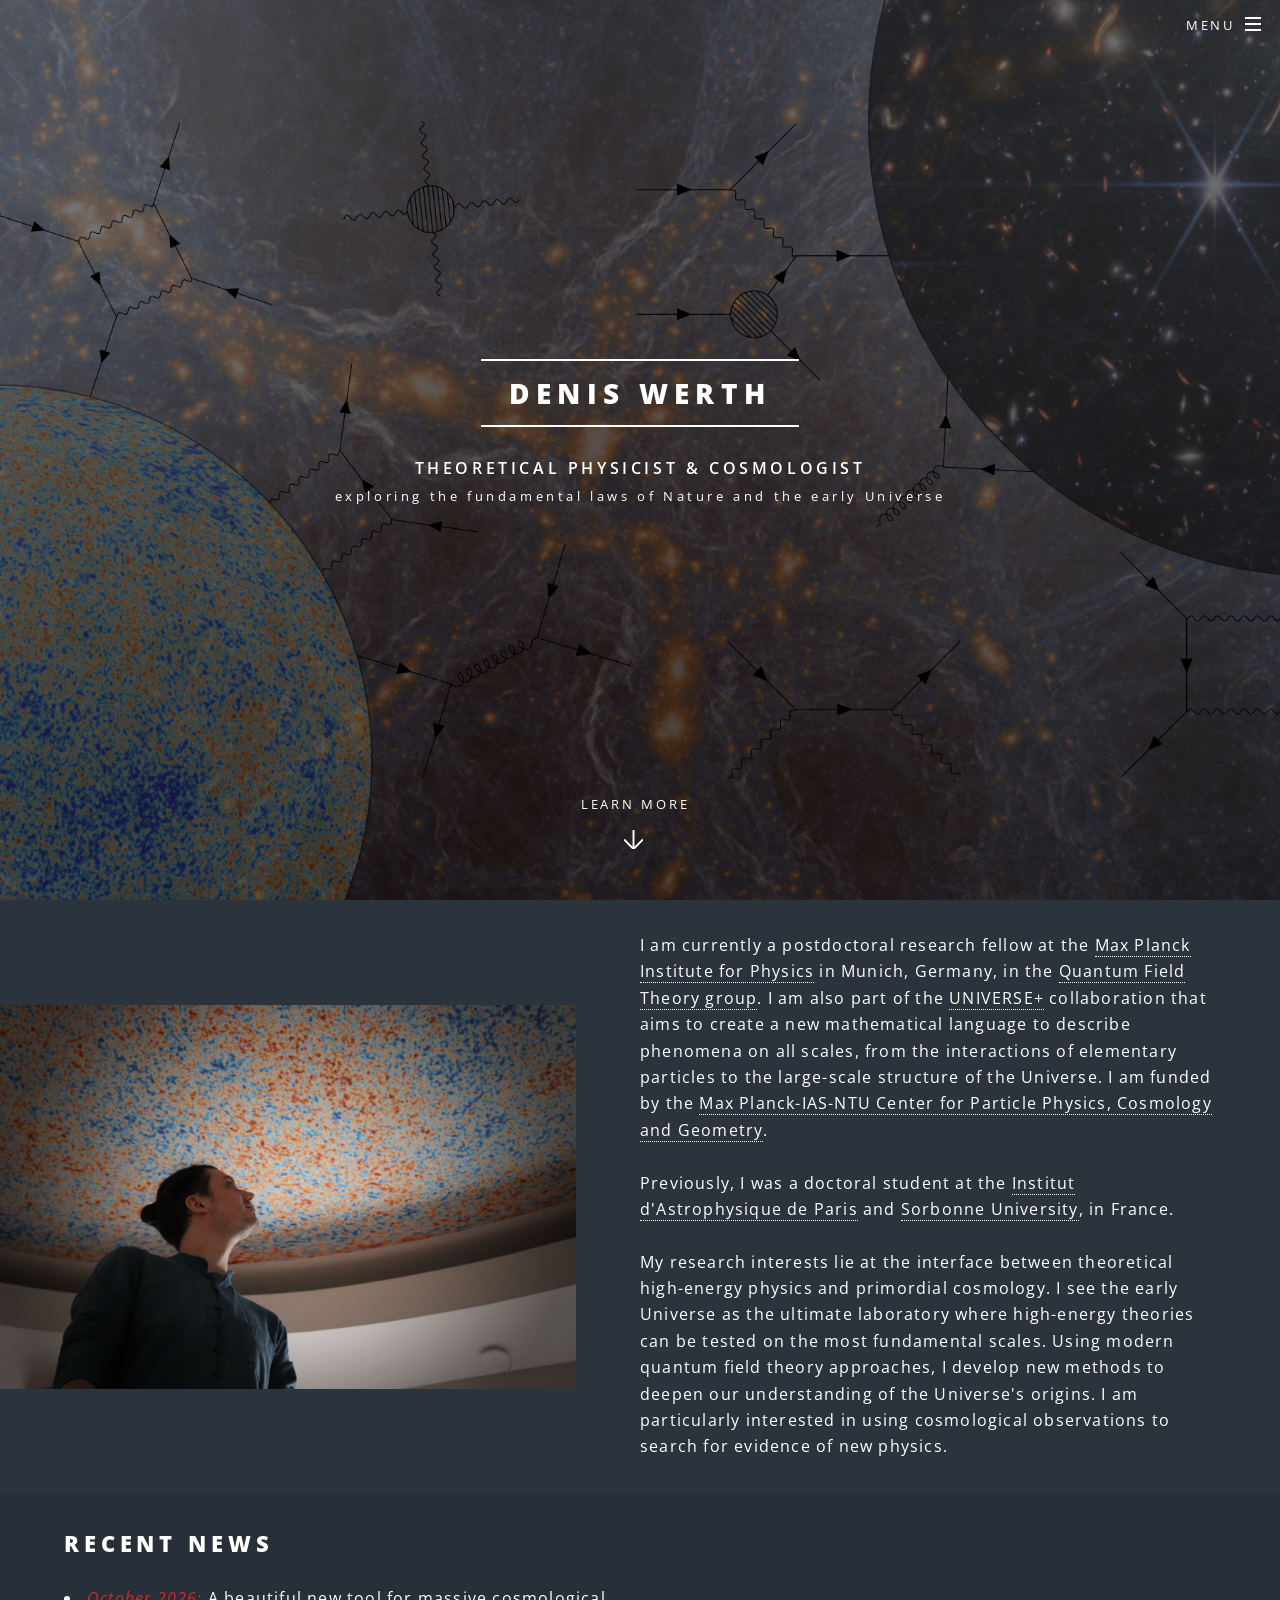
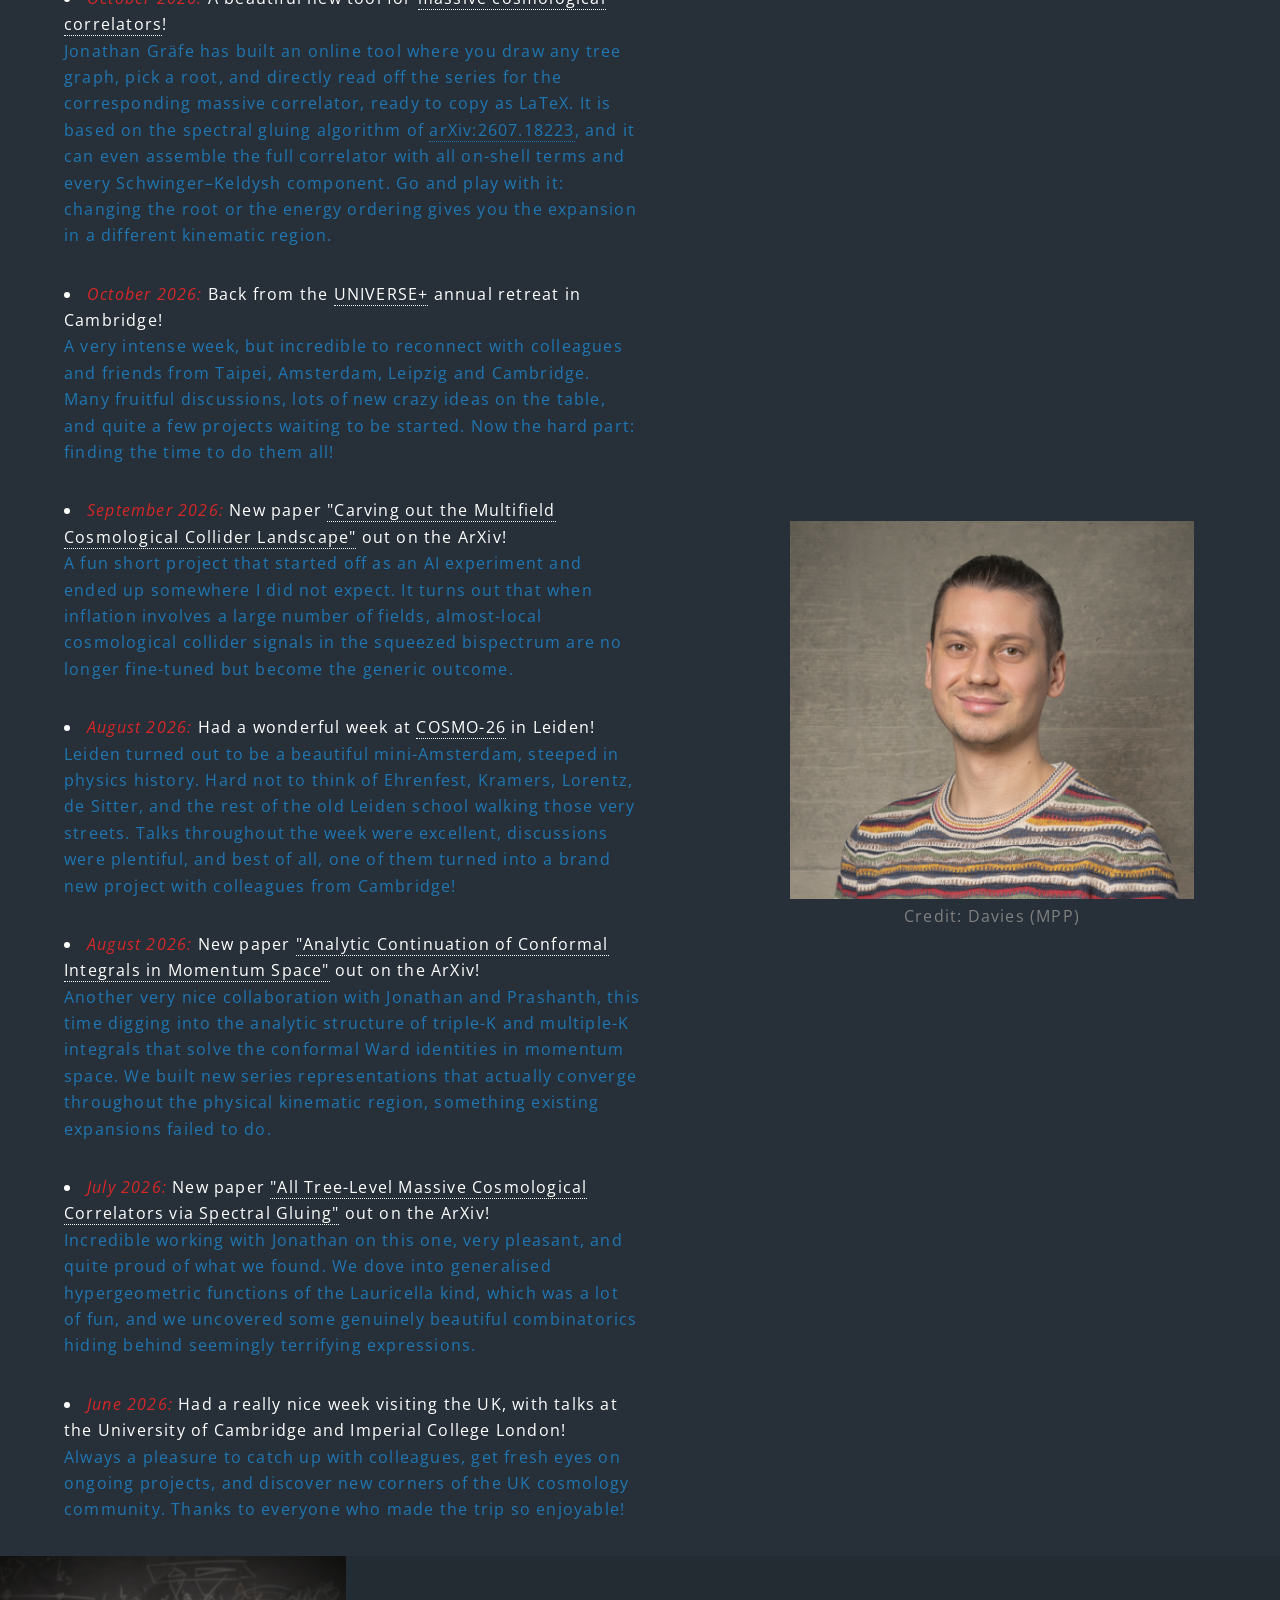
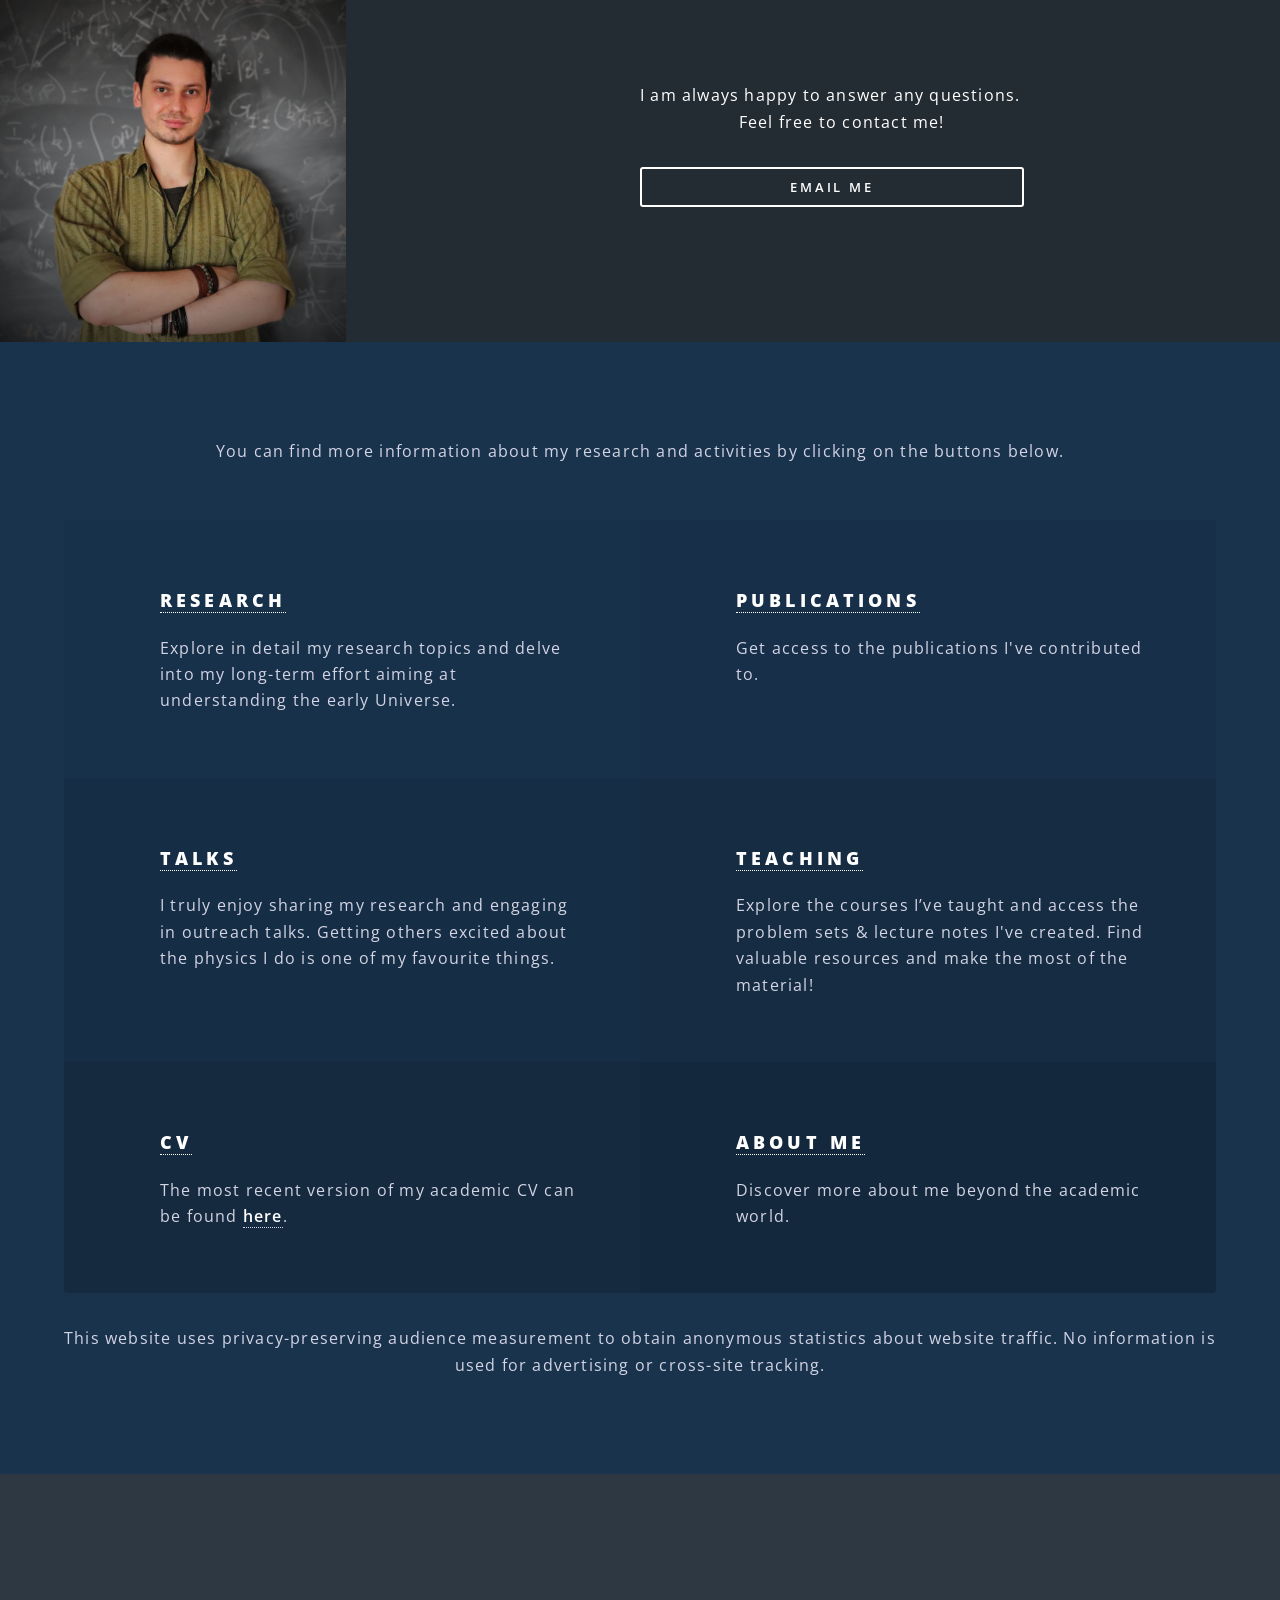
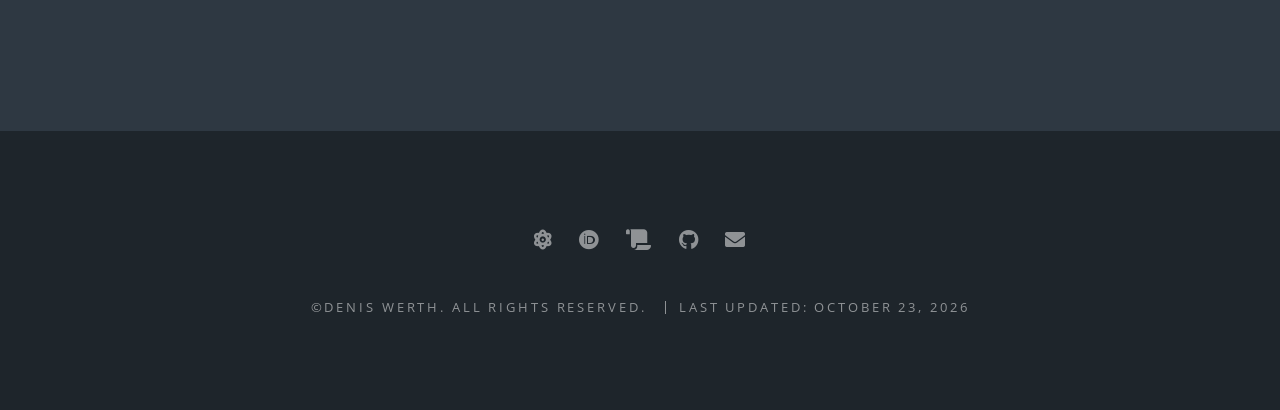
<file: index.html>
<!DOCTYPE HTML>
<!--
	Spectral by HTML5 UP
	html5up.net | @ajlkn
	Free for personal and commercial use under the CCA 3.0 license (html5up.net/license)
-->
<html>
	<head>
		<title>Denis Werth</title>
		<meta charset="utf-8" />
		<meta name="viewport" content="width=device-width, initial-scale=1, user-scalable=no" />
		<link rel="stylesheet" href="assets/css/main.css" />
		<noscript><link rel="stylesheet" href="assets/css/noscript.css" /></noscript>
		<link rel="icon" href="favicon.ico" sizes="any" />
		<link rel="icon" href="favicon-32x32.png" type="image/png" sizes="32x32" />
		<link rel="apple-touch-icon" href="apple-touch-icon.png" />
		<script defer src="https://cloud.umami.is/script.js" data-website-id="fb7ce2aa-0270-4123-8395-282611e30c7a"></script>
	</head>
	<body class="landing is-preload">

		<!-- Page Wrapper -->
			<div id="page-wrapper">

				<!-- Header -->
					<header id="header" class="alt">
						<h1><a href="index.html">Denis Werth</a></h1>
						<nav id="nav">
							<ul>
								<li class="special">
									<a href="#menu" class="menuToggle"><span>Menu</span></a>
									<div id="menu">
										<ul>
											<li><a href="index.html">Home</a></li>
											<li><a href="Research.html">Research</a></li>
											<li><a href="Publications.html">Publications</a></li>
											<li><a href="Talks.html">Talks</a></li>
											<li><a href="Teaching.html">Teaching</a></li>
											<li><a href="PDF/CV.pdf" download>CV</a></li>
											<li><a href="AboutMe.html">About Me</a></li>
											<li><a href="Contact.html">Contact</a></li>
										</ul>
									</div>
								</li>
							</ul>
						</nav>
					</header>

				<!-- Banner -->
					<section id="banner">
						<div class="inner">
							<h2 style="color: white;">Denis Werth</h2>
							<p><b style="color: white;">Theoretical Physicist & Cosmologist</b><br />
        					<small style="font-size: smaller; text-transform: none; color: white;">exploring the fundamental laws of Nature and the early Universe</small><br />
        					</p>
						</div>
						<a href="#one" class="more scrolly">Learn More</a>
					</section>

				<!-- Short About Me -->
					<section id="two" class="wrapper alt style2">
						<section class="spotlight">
							<div class="image"><img src="images/IMG_9700.jpeg" alt="" /></div><div class="content">
								<p>I am currently a postdoctoral research fellow at the <a href="https://www.mpp.mpg.de/en/">Max Planck Institute for Physics</a> in Munich, Germany, in the <a href="https://www.mpp.mpg.de/en/research/structure-of-matter/quantum-field-theory">Quantum Field Theory group</a>. I am also part of the <a href="https://positive-geometry.com/">UNIVERSE+</a> collaboration that aims to create a new mathematical language to describe phenomena on all scales, from the interactions of elementary particles to the large-scale structure of the Universe. I am funded by the <a href="https://www.mpp.mpg.de/en/research/max-planck-center-for-particle-physics-cosmology-and-geometry">Max Planck-IAS-NTU Center for Particle Physics, Cosmology and Geometry</a>.<br><br>

								Previously, I was a doctoral student at the <a href="https://www.iap.fr/?langue=en">Institut d'Astrophysique de Paris</a> and <a href="https://www.sorbonne-universite.fr">Sorbonne University</a>, in France.<br><br>

								My research interests lie at the interface between theoretical high-energy physics and primordial cosmology. I see the early Universe as the ultimate laboratory where high-energy theories can be tested on the most fundamental scales. Using modern quantum field theory approaches, I develop new methods to deepen our understanding of the Universe's origins. I am particularly interested in using cosmological observations to search for evidence of new physics.</p> 
							</div>
						</section>
						<!-- New banner section for logos -->
						<!-- <section id="two" class="wrapper alt style2">
						<section class="spotlight">
							<div class="image"><img src="images/Logo_banner.jpeg" alt="" /></div>
						</section> -->
						<!-- <section id="logos-banner" class="wrapper style5">
							<div class="inner">
								<div class="logos">
									<a href="https://www.mpp.mpg.de/en/" target="_blank">
										<img src="images/mpp_logo.png" alt="Max Planck Logo" width="220" height="auto" style="margin: 0 0px;" />
									</a>
									<a href="https://positive-geometry.com/" target="_blank">
										<img src="images/universep_logo.png" alt="UNIVERSE+ Logo" width="350" height="auto" style="margin: 0 10px;" />
									</a>
									<a href="https://www.iap.fr/?langue=en" target="_blank">
										<img src="images/iap_logo.png" alt="Institut d'Astrophysique de Paris Logo" width="150" height="auto" style="margin: 0 20px;" />
									</a>
									<a href="https://www.sorbonne-universite.fr/en" target="_blank">
										<img src="images/SU_logo.png" alt="Sorbonne University Logo" width="200" height="auto" style="margin: 0 10px;" />
									</a>
								</div>
							</div>
						</section> -->
						<!-- Recent News & word cloud -->
						<section class="spotlight">
							<div class="image">
								<img src="images/DavisMPP2.jpg" alt="" style="width: 70%; height: auto; margin: 0 auto; display: block;" />
								<small style="display: block; text-align: center; color: grey; margin-top: 4px;">Credit: Davies (MPP)</small>
							</div><div class="content">
								<h2>Recent News</h2>
								<li> <span style="color: rgb(214, 39, 40);"><em>October 2026:</em></span> A beautiful new tool for <a href="https://jonathan-graefe.github.io/correlator-tool.html">massive cosmological correlators</a>! </li> <p> <span style="color: rgb(31, 119, 180);">Jonathan Gr&auml;fe has built an online tool where you draw any tree graph, pick a root, and directly read off the series for the corresponding massive correlator, ready to copy as LaTeX. It is based on the spectral gluing algorithm of <a href="https://arxiv.org/abs/2607.18223">arXiv:2607.18223</a>, and it can even assemble the full correlator with all on-shell terms and every Schwinger&ndash;Keldysh component. Go and play with it: changing the root or the energy ordering gives you the expansion in a different kinematic region.</span></p>

								<li> <span style="color: rgb(214, 39, 40);"><em>October 2026:</em></span> Back from the <a href="https://positive-geometry.com/">UNIVERSE+</a> annual retreat in Cambridge! </li> <p> <span style="color: rgb(31, 119, 180);">A very intense week, but incredible to reconnect with colleagues and friends from Taipei, Amsterdam, Leipzig and Cambridge. Many fruitful discussions, lots of new crazy ideas on the table, and quite a few projects waiting to be started. Now the hard part: finding the time to do them all!</span></p>

								<li> <span style="color: rgb(214, 39, 40);"><em>September 2026:</em></span> New paper <a href="https://arxiv.org/abs/2609.37570">"Carving out the Multifield Cosmological Collider Landscape"</a> out on the ArXiv! </li> <p> <span style="color: rgb(31, 119, 180);">A fun short project that started off as an AI experiment and ended up somewhere I did not expect. It turns out that when inflation involves a large number of fields, almost-local cosmological collider signals in the squeezed bispectrum are no longer fine-tuned but become the generic outcome.</span></p>
								
								<li> <span style="color: rgb(214, 39, 40);"><em>August 2026:</em></span> Had a wonderful week at <a href="https://cosmo-26.lorentz.leidenuniv.nl/">COSMO-26</a> in Leiden! </li> <p> <span style="color: rgb(31, 119, 180);">Leiden turned out to be a beautiful mini-Amsterdam, steeped in physics history. Hard not to think of Ehrenfest, Kramers, Lorentz, de Sitter, and the rest of the old Leiden school walking those very streets. Talks throughout the week were excellent, discussions were plentiful, and best of all, one of them turned into a brand new project with colleagues from Cambridge! </span></p>

								<li> <span style="color: rgb(214, 39, 40);"><em>August 2026:</em></span> New paper <a href="https://arxiv.org/abs/2608.18073">"Analytic Continuation of Conformal Integrals in Momentum Space"</a> out on the ArXiv! </li>
								<p> <span style="color: rgb(31, 119, 180);">Another very nice collaboration with Jonathan and Prashanth, this time digging into the analytic structure of triple-K and multiple-K integrals that solve the conformal Ward identities in momentum space. We built new series representations that actually converge throughout the physical kinematic region, something existing expansions failed to do.</span></p>

								<li> <span style="color: rgb(214, 39, 40);"><em>July 2026:</em></span> New paper <a href="https://arxiv.org/abs/2607.18223">"All Tree-Level Massive Cosmological Correlators via Spectral Gluing"</a> out on the ArXiv! </li>
								<p> <span style="color: rgb(31, 119, 180);">Incredible working with Jonathan on this one, very pleasant, and quite proud of what we found. We dove into generalised hypergeometric functions of the Lauricella kind, which was a lot of fun, and we uncovered some genuinely beautiful combinatorics hiding behind seemingly terrifying expressions.</span></p>

								<li> <span style="color: rgb(214, 39, 40);"><em>June 2026:</em></span> Had a really nice week visiting the UK, with talks at the University of Cambridge and Imperial College London! </li>
								<p> <span style="color: rgb(31, 119, 180);">Always a pleasure to catch up with colleagues, get fresh eyes on ongoing projects, and discover new corners of the UK cosmology community. Thanks to everyone who made the trip so enjoyable!</span></p>

								<!-- <li> <span style="color: rgb(214, 39, 40);"><em>April 2026:</em></span> Two new preprints out on the ArXiv: <a href="https://arxiv.org/abs/2604.15251">"Kontorovich-Lebedev-Fourier Space for de Sitter Correlators"</a> and <a href="https://arxiv.org/abs/2604.01035">"Universal Non-Gaussian Signatures from Transient Instabilities"</a>! </li>
								<p> <span style="color: rgb(31, 119, 180);">A fun pair of projects with Nathan, Arthur and Sébastien on the mathematical side of de Sitter correlators, and with Shuntaro and Diederik on new non-Gaussian signatures from transient instabilities.</span></p> -->

								<!-- <li> <span style="color: rgb(214, 39, 40);"><em>January 2026:</em></span> New paper <a href="https://arxiv.org/abs/2601.15228">"De Sitter Momentum Space"</a> released on the ArXiv! </li>
								<p> <span style="color: rgb(31, 119, 180);">Joint work with Nathan, Arthur and Sébastien, continuing our effort to build new mathematical tools for cosmological correlators.</span></p> -->

								<!-- <li> <span style="color: rgb(214, 39, 40);"><em>September 2025:</em></span> <a href="https://arxiv.org/abs/2506.01555">"The Exact and Approximate Tales of Boost-Breaking Cosmological Correlators"</a> was published in JCAP! </li>
								<p> <span style="color: rgb(31, 119, 180);">With Zhehan, Sébastien, Xi and Yuhang. Check it out if you're curious about boost-breaking effects in cosmological collider signals.</span></p>

								<li> <span style="color: rgb(214, 39, 40);"><em>June 2025:</em></span> Thrilled to share that I have successfully defended my PhD! </li>
								<p> <span style="color: rgb(31, 119, 180);">It was an incredibly emotional and rewarding moment, made even more special by the presence of my family, friends, and colleagues. Their support and encouragement have been invaluable throughout this journey. Grateful for this milestone and excited for what lies ahead! </span></p> -->

								<!-- <li> <span style="color: rgb(214, 39, 40);"><em>February 2025:</em></span> New paper <a href="https://arxiv.org/abs/2502.02571">"Primordial Sharp Features through the Nonlinear Regime of Structure Formation"</a> released on the ArXiv! </li>
								<p> <span style="color: rgb(31, 119, 180);">It was a lot of fun working with Clément and Vivian, combining various expertise ranging from inflationary model building to performing N-body simulations and running MCMCs.</span></p> -->

								<!-- <li> <span style="color: rgb(214, 39, 40);"><em>October 2024:</em></span> First single-author paper <a href="https://arxiv.org/pdf/2409.02072">"Spectral Representation of Cosmological Correlators"</a> accepted for publication in JHEP! </li>
								<p> <span style="color: rgb(31, 119, 180);">Check out the paper if you are interested in physics in de Sitter and nice complex analysis, and also if you are tired of computing daunting nested time integrals.</span></p> -->

								<!-- <li> <span style="color: rgb(214, 39, 40);"><em>September 2024:</em></span> The <a href="https://arxiv.org/pdf/2302.00655">Cosmological Flow Letter</a> was accepted for publication in <a href="https://journals.aps.org/prl/">Physical Review Letters</a>! </li>
								<p> <span style="color: rgb(31, 119, 180);">Check out the paper for a concise and accessible explanation of the newly developed cosmological flow approach for computing cosmological correlators.</span></p> -->

								<!-- <li> <span style="color: rgb(214, 39, 40);"><em>February 2024:</em></span> The <a href="https://arxiv.org/pdf/2402.03693">CosmoFlow</a> code is finally released as an open-source Python package!</li>
								<p> <span style="color: rgb(31, 119, 180);">Check out the <a href="https://github.com/deniswerth/CosmoFlow">Github reposit</a> is you want to compute cosmological correlators without effort. We have included an in-depth user-guide to the code and many worked-out examples with ready-to-use notebooks. </span></p> -->

								<!-- <li> <span style="color: rgb(214, 39, 40);"><em>January 2024:</em></span> I received the 2nd 2023 <a href="http://www.buchaltercosmologyprize.org">Buchalter Cosmology Prize</a> for the Cosmological Flow, alongside my fantastic collaborators Lucas Pinol and Sébastien Renaux-Petel! </li>
								<p> <span style="color: rgb(31, 119, 180);">The Buchalter Cosmology Prize is an annual prize that seeks to stimulate ground-breaking theoretical, observational, or experimental work in cosmology that has the potential to produce a breakthrough advance in our understanding of the Universe.</span></p> -->
								
							</div>
						</section>
						<section class="spotlight">
							<div class="image"><img src="images/IMG_9560_2.jpeg" alt="" style="width: 60%; height: auto;" /></div><div class="content">
								<p>I am always happy to answer any questions. <br> &nbsp;&nbsp;&nbsp;&nbsp;&nbsp;&nbsp;&nbsp;&nbsp;&nbsp;&nbsp;&nbsp;&nbsp;&nbsp;&nbsp;&nbsp;&nbsp;&nbsp;&nbsp; Feel free to contact me!</p>
								<ul class="actions stacked">
								<li><a href="mailto:denis.werth@mpp.mpg.de" class="button fit">Email Me</a></li>
							</ul>
							</div>
						</section>
					</section>

				<!-- Three -->
					<section id="three" class="wrapper style3 special">
						<div class="inner">
							<header class="major">
								<p>You can find more information about my research and activities by clicking on the buttons below.</p>
							</header>
							<ul class="features">
								<li class="icon fa-equals">
									<h3><a href="Research.html">Research</a></h3>
									<p>Explore in detail my research topics and delve into my long-term effort aiming at understanding the early Universe.</p>
								</li>
								<li class="icon fa-equals">
									<h3><a href="Publications.html">Publications</a></h3>
									<p>Get access to the publications I've contributed to.</p>
								</li>
								<li class="icon fa-equals">
									<h3><a href="Talks.html">Talks</a></h3>
									<p>I truly enjoy sharing my research and engaging in outreach talks. Getting others excited about the physics I do is one of my favourite things.</p>
								</li>
								<li class="icon fa-equals">
									<h3><a href="Teaching.html">Teaching</a></h3>
									<p>Explore the courses I’ve taught and access the problem sets & lecture notes I've created. Find valuable resources and make the most of the material!</p>
								</li>
								<li class="icon fa-equals">
									<h3><a href="PDF/CV.pdf" download>CV</a></h3>
									<p>The most recent version of my academic CV can be found <a href="PDF/CV.pdf" download><strong><span>here</span></strong></a>.</p>
								</li>
								<li class="icon fa-equals">
									<h3><a href="AboutMe.html">About Me</a></h3>
									<p>Discover more about me beyond the academic world.</p>
								</li>
							</ul>
							<p>This website uses privacy-preserving audience measurement to obtain anonymous statistics about website traffic. No information is used for advertising or cross-site tracking.</p>
						</div>
					</section>

				<!-- CTA -->
					<section id="cta" class="wrapper style4">
						<div class="inner">
							<header>
								<h2> <br><br> </h2>
							</header>
							
						</div>
					</section>

				<!-- Twitter -->
				<!--<section id="twitter-feed">
    					<a class="twitter-timeline" data-width="800" data-height="500" data-theme="dark" href="https://twitter.com/WerthDenis?ref_src=twsrc%5Etfw">Tweets by WerthDenis</a> <script async src="https://platform.twitter.com/widgets.js" charset="utf-8"></script>
				</section> -->

				<!-- Footer -->
					<footer id="footer">
						<ul class="icons">
        					<li><a href="https://inspirehep.net/authors/2150874" class="icon solid fa-atom" target="_blank"><span class="label">INSPIRE</span></a></li>
        					<li><a href="https://orcid.org/0000-0002-3431-8186" class="icon brands fa-orcid" target="_blank"><span class="label">ORCID</span></a></li>
        					<li><a href="https://arxiv.org/search/?searchtype=author&amp;query=Werth%2C+D" class="icon solid fa-scroll" target="_blank"><span class="label">arXiv</span></a></li>
        					<li><a href="https://github.com/deniswerth" class="icon brands fa-github" target="_blank"><span class="label">GitHub</span></a></li>
        					<li><a href="mailto:denis.werth@mpp.mpg.de" class="icon solid fa-envelope"><span class="label">Email</span></a></li>
						</ul>
						<ul class="copyright">
							<li>&copy;Denis Werth. All rights reserved. <!-- <br/><br/> <i><u>Background image credits</u>: Planck collaboration, Illustris TNG, and NASA's James Webb Space Telescope.</i> --></li>
							<li>Last updated: October 23, 2026</li>
						</ul>
					</footer>

			</div>

		<!-- Scripts -->
			<script src="assets/js/jquery.min.js"></script>
			<script src="assets/js/jquery.scrollex.min.js"></script>
			<script src="assets/js/jquery.scrolly.min.js"></script>
			<script src="assets/js/browser.min.js"></script>
			<script src="assets/js/breakpoints.min.js"></script>
			<script src="assets/js/util.js"></script>
			<script src="assets/js/main.js"></script>

	</body>
</html>
</file>
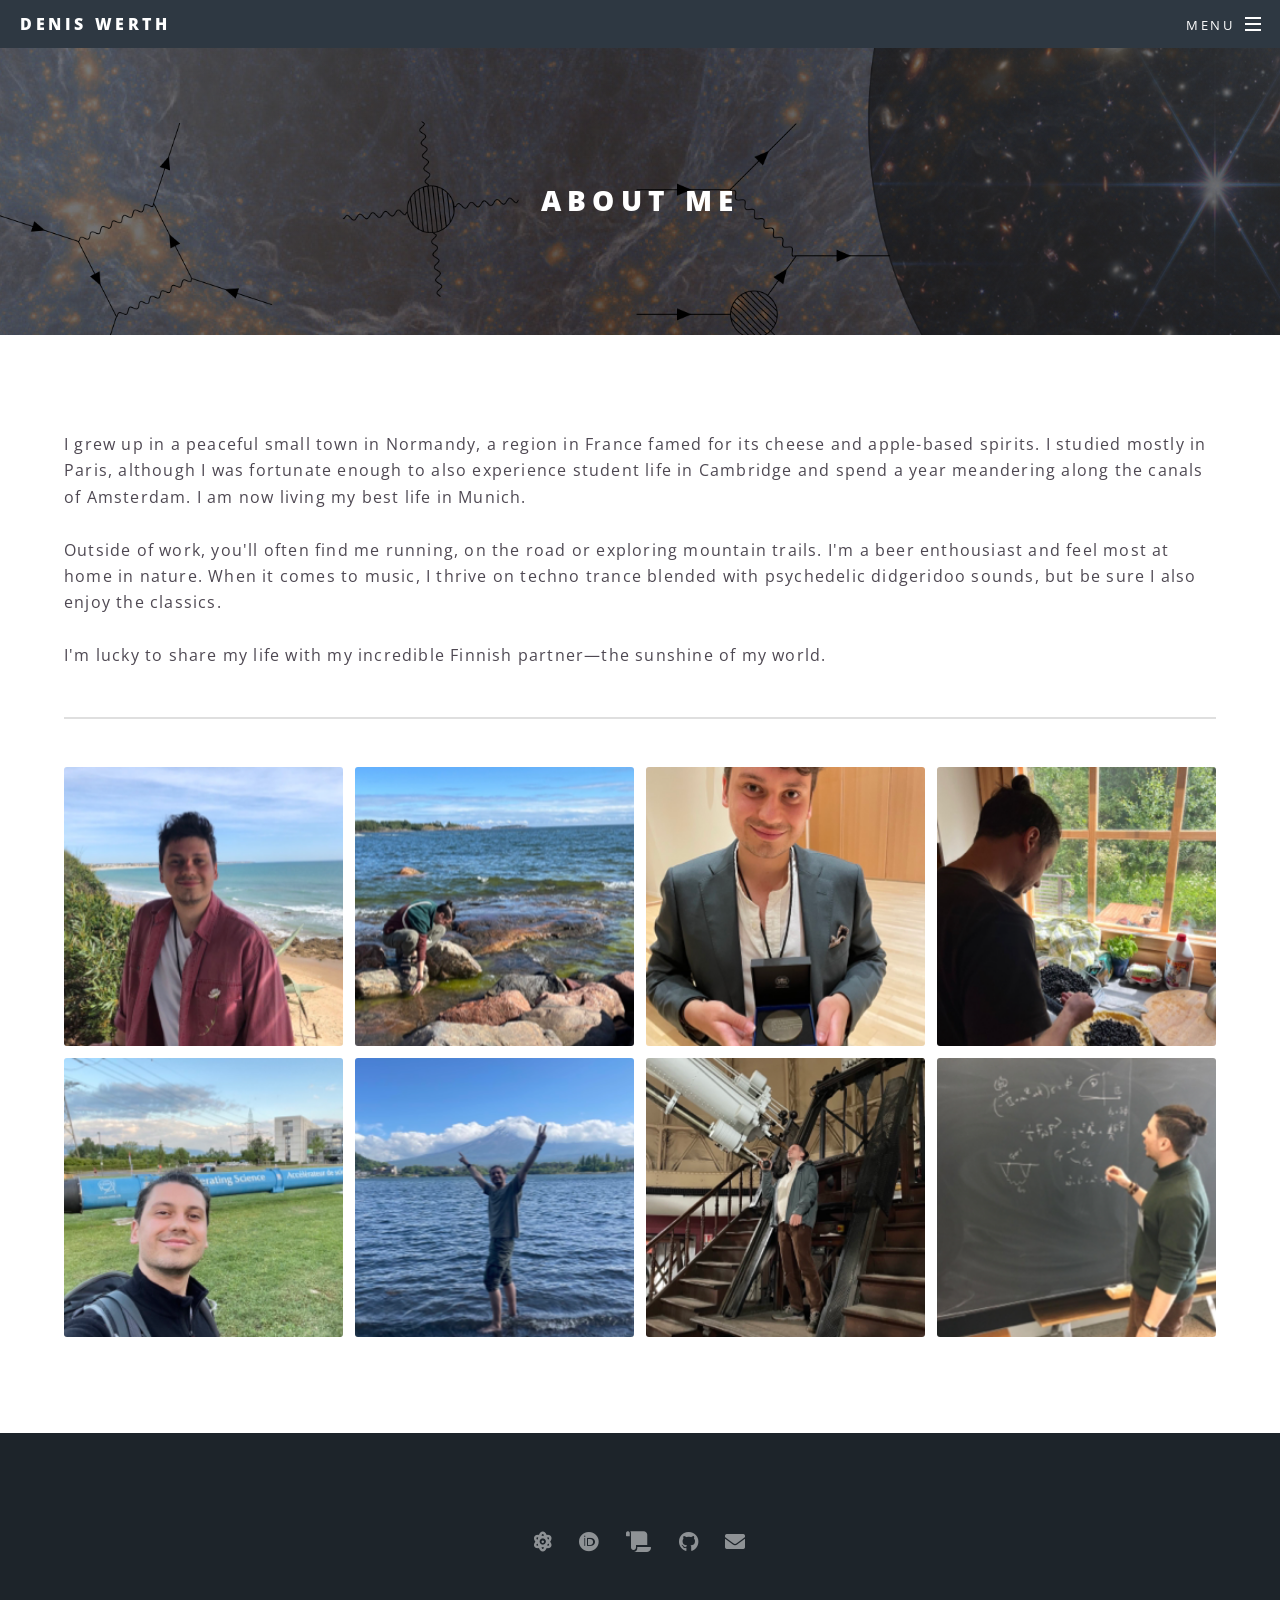
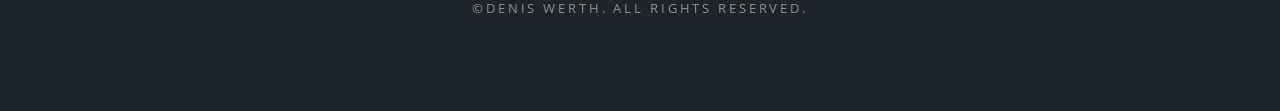
<file: AboutMe.html>
<!DOCTYPE HTML>
<!--
	Spectral by HTML5 UP
	html5up.net | @ajlkn
	Free for personal and commercial use under the CCA 3.0 license (html5up.net/license)
-->
<html>
	<head>
		<title>Denis Werth</title>
		<meta charset="utf-8" />
		<meta name="viewport" content="width=device-width, initial-scale=1, user-scalable=no" />
		<link rel="stylesheet" href="assets/css/main.css" />
		<noscript><link rel="stylesheet" href="assets/css/noscript.css" /></noscript>
		<link rel="icon" href="favicon.ico" sizes="any" />
		<link rel="icon" href="favicon-32x32.png" type="image/png" sizes="32x32" />
		<link rel="apple-touch-icon" href="apple-touch-icon.png" />
		<script defer src="https://cloud.umami.is/script.js" data-website-id="fb7ce2aa-0270-4123-8395-282611e30c7a"></script>
	</head>
	<body class="is-preload">

		<!-- Page Wrapper -->
			<div id="page-wrapper">

				<!-- Header -->
					<header id="header">
						<h1><a href="index.html">Denis Werth</a></h1>
						<nav id="nav">
							<ul>
								<li class="special">
									<a href="#menu" class="menuToggle"><span>Menu</span></a>
									<div id="menu">
										<ul>
											<li><a href="index.html">Home</a></li>
											<li><a href="Research.html">Research</a></li>
											<li><a href="Publications.html">Publications</a></li>
											<li><a href="Talks.html">Talks</a></li>
											<li><a href="Teaching.html">Teaching</a></li>
											<li><a href="PDF/CV.pdf" download>CV</a></li>
											<li><a href="AboutMe.html">About Me</a></li>
											<li><a href="Contact.html">Contact</a></li>
										</ul>
									</div>
								</li>
							</ul>
						</nav>
					</header>

				<!-- Main -->
					<article id="main">
						<header>
							<h2>About Me</h2>
						</header>
						<section class="wrapper style5">
							<div class="inner">

								<section>
									<p>
									I grew up in a peaceful small town in Normandy, a region in France famed for its cheese and apple-based spirits. I studied mostly in Paris, although I was fortunate enough to also experience student life in Cambridge and spend a year meandering along the canals of Amsterdam. I am now living my best life in Munich.
									<br><br>
									Outside of work, you'll often find me running, on the road or exploring mountain trails. I'm a beer enthousiast and feel most at home in nature. When it comes to music, I thrive on techno trance blended with psychedelic didgeridoo sounds, but be sure I also enjoy the classics.
									<br><br>
									I'm lucky to share my life with my incredible Finnish partner—the sunshine of my world.
									<hr />
									
								<section>
									<div class="box alt">
										<div class="row gtr-50 gtr-uniform">
											<div class="col-3"><span class="image fit"><img src="images/PersonalMe/PersonalMe/PersonalMe.001.png" alt="" /></span></div>
											<div class="col-3"><span class="image fit"><img src="images/PersonalMe/PersonalMe/PersonalMe.013.png" alt="" /></span></div>
											<div class="col-3"><span class="image fit"><img src="images/PersonalMe/PersonalMe/PersonalMe.017.png" alt="" /></span></div>
											<div class="col-3"><span class="image fit"><img src="images/PersonalMe/PersonalMe/PersonalMe.014.png" alt="" /></span></div>
											<div class="col-3"><span class="image fit"><img src="images/PersonalMe/PersonalMe/PersonalMe.006.png" alt="" /></span></div>
											<div class="col-3"><span class="image fit"><img src="images/PersonalMe/PersonalMe/PersonalMe.007.png" alt="" /></span></div>
											<div class="col-3"><span class="image fit"><img src="images/PersonalMe/PersonalMe/PersonalMe.009.png" alt="" /></span></div>
											<div class="col-3"><span class="image fit"><img src="images/PersonalMe/PersonalMe/PersonalMe.010.png" alt="" /></span></div>
										</div>
									</div>
								</section>

							</div>
						</section>
					</article>

				<!-- Footer -->
					<footer id="footer">
						<ul class="icons">
        					<li><a href="https://inspirehep.net/authors/2150874" class="icon solid fa-atom" target="_blank"><span class="label">INSPIRE</span></a></li>
        					<li><a href="https://orcid.org/0000-0002-3431-8186" class="icon brands fa-orcid" target="_blank"><span class="label">ORCID</span></a></li>
        					<li><a href="https://arxiv.org/search/?searchtype=author&amp;query=Werth%2C+D" class="icon solid fa-scroll" target="_blank"><span class="label">arXiv</span></a></li>
        					<li><a href="https://github.com/deniswerth" class="icon brands fa-github" target="_blank"><span class="label">GitHub</span></a></li>
        					<li><a href="mailto:denis.werth@mpp.mpg.de" class="icon solid fa-envelope"><span class="label">Email</span></a></li>
						</ul>
						<ul class="copyright">
							<li>&copy;Denis Werth. All rights reserved.</li>
							<!-- <li>Last updated: August 19, 2026</li> -->
						</ul>
					</footer>

			</div>

		<!-- Scripts -->
			<script src="assets/js/jquery.min.js"></script>
			<script src="assets/js/jquery.scrollex.min.js"></script>
			<script src="assets/js/jquery.scrolly.min.js"></script>
			<script src="assets/js/browser.min.js"></script>
			<script src="assets/js/breakpoints.min.js"></script>
			<script src="assets/js/util.js"></script>
			<script src="assets/js/main.js"></script>

	</body>
</html>
</file>
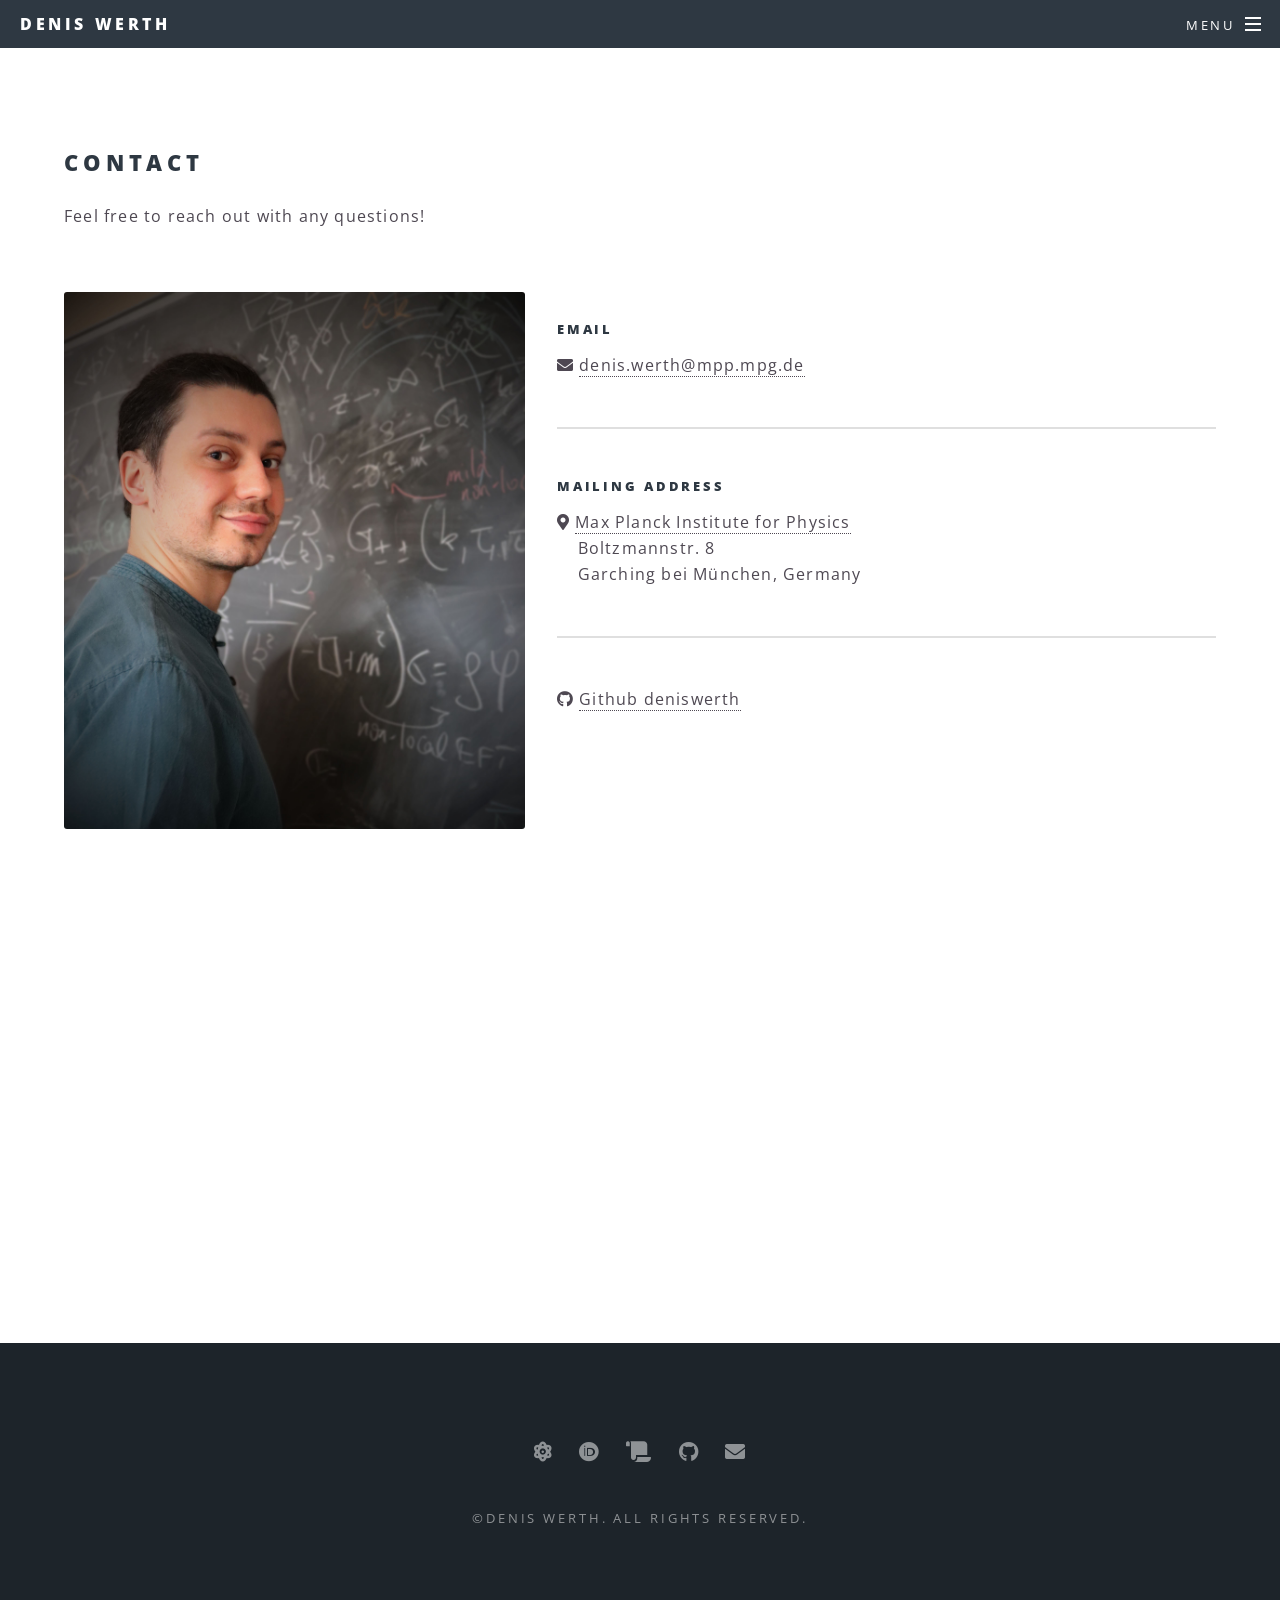
<file: Contact.html>
<!DOCTYPE HTML>
<!--
	Spectral by HTML5 UP
	html5up.net | @ajlkn
	Free for personal and commercial use under the CCA 3.0 license (html5up.net/license)
-->
<html>
	<head>
		<title>Denis Werth</title>
		<meta charset="utf-8" />
		<meta name="viewport" content="width=device-width, initial-scale=1, user-scalable=no" />
		<link rel="stylesheet" href="assets/css/main.css" />
		<noscript><link rel="stylesheet" href="assets/css/noscript.css" /></noscript>
		<link rel="icon" href="favicon.ico" sizes="any" />
		<link rel="icon" href="favicon-32x32.png" type="image/png" sizes="32x32" />
		<link rel="apple-touch-icon" href="apple-touch-icon.png" />
		<script defer src="https://cloud.umami.is/script.js" data-website-id="fb7ce2aa-0270-4123-8395-282611e30c7a"></script>
	</head>
	<body class="is-preload">

		<!-- Page Wrapper -->
			<div id="page-wrapper">

				<!-- Header -->
					<header id="header">
						<h1><a href="index.html">Denis Werth</a></h1>
						<nav id="nav">
							<ul>
								<li class="special">
									<a href="#menu" class="menuToggle"><span>Menu</span></a>
									<div id="menu">
										<ul>
											<li><a href="index.html">Home</a></li>
											<li><a href="Research.html">Research</a></li>
											<li><a href="Publications.html">Publications</a></li>
											<li><a href="Talks.html">Talks</a></li>
											<li><a href="Teaching.html">Teaching</a></li>
											<li><a href="PDF/CV.pdf" download>CV</a></li>
											<li><a href="AboutMe.html">About Me</a></li>
											<li><a href="Contact.html">Contact</a></li>
										</ul>
									</div>
								</li>
							</ul>
						</nav>
					</header>

				<!-- Main -->
					<article id="main">
						<section class="wrapper style5">
							<div class="inner">
								<h2>Contact</h2>
									<p>Feel free to reach out with any questions!</p>
									<br>
									<p><span class="image left" style="margin-top: 0px;"><img src="images/IMG_9670.jpeg" alt="" /></span></p>
									</ul>
										<h5>Email</h5>
										<ul class="alt">
											<ul class="icons">
												<li><a href="mailto:denis.werth@mpp.mpg.de" class="icon solid fa-envelope"><span class="label">Email</span></a></a>
            									<a href="mailto:denis.werth@mpp.mpg.de">denis.werth@mpp.mpg.de</a></li>
											</ul>
											<hr />
										<h5>Mailing Address</h5>
										<ul class="alt">
											<ul class="icons">
												<li><a class="icon solid fa-map-marker-alt"><span class="label">Mailing Address</span></a></a>
            									<a href="https://www.mpp.mpg.de/en/">Max Planck Institute for Physics</a> <br> &nbsp;&nbsp;&nbsp; Boltzmannstr. 8 <br> &nbsp;&nbsp;&nbsp; Garching bei München, Germany </li>
											</ul>
											<hr />
											<ul class="alt">
    										<ul class="icons">
        										<li><a href="https://github.com/deniswerth" class="icon brands fa-github"><span class="label">GitHub</span></a> <a href="https://github.com/deniswerth">Github deniswerth</a> </li>
    										</ul>
    										<br><br>
										</ul>
									</ul>
							</div>
							<!-- Google Maps Embed -->
                			<div style="display: flex; justify-content: center; margin-left: 20px;">
                    			<iframe src="https://www.google.com/maps/embed?pb=!1m18!1m12!1m3!1d380.72196703542136!2d11.670692749540095!3d48.26244072767815!2m3!1f0!2f0!3f0!3m2!1i1024!2i768!4f13.1!3m3!1m2!1s0x479e745bed121157%3A0x25398bd5c0ae1fa9!2sInstitut%20Max-Planck%20de%20physique!5e0!3m2!1sfr!2sde!4v1757087650951!5m2!1sfr!2sde" width="600" height="450" style="border:0;" allowfullscreen="" loading="lazy" referrerpolicy="no-referrer-when-downgrade"></iframe>
                			</div>
						</section>

					</article>

				<!-- Footer -->
					<footer id="footer">
						<ul class="icons">
        					<li><a href="https://inspirehep.net/authors/2150874" class="icon solid fa-atom" target="_blank"><span class="label">INSPIRE</span></a></li>
        					<li><a href="https://orcid.org/0000-0002-3431-8186" class="icon brands fa-orcid" target="_blank"><span class="label">ORCID</span></a></li>
        					<li><a href="https://arxiv.org/search/?searchtype=author&amp;query=Werth%2C+D" class="icon solid fa-scroll" target="_blank"><span class="label">arXiv</span></a></li>
        					<li><a href="https://github.com/deniswerth" class="icon brands fa-github" target="_blank"><span class="label">GitHub</span></a></li>
        					<li><a href="mailto:denis.werth@mpp.mpg.de" class="icon solid fa-envelope"><span class="label">Email</span></a></li>
						</ul>
						<ul class="copyright">
							<li>&copy;Denis Werth. All rights reserved.</li>
							<!-- <li>Last updated: August 19, 2026</li> -->
						</ul>
					</footer>

			</div>

		<!-- Scripts -->
			<script src="assets/js/jquery.min.js"></script>
			<script src="assets/js/jquery.scrollex.min.js"></script>
			<script src="assets/js/jquery.scrolly.min.js"></script>
			<script src="assets/js/browser.min.js"></script>
			<script src="assets/js/breakpoints.min.js"></script>
			<script src="assets/js/util.js"></script>
			<script src="assets/js/main.js"></script>

	</body>
</html>
</file>
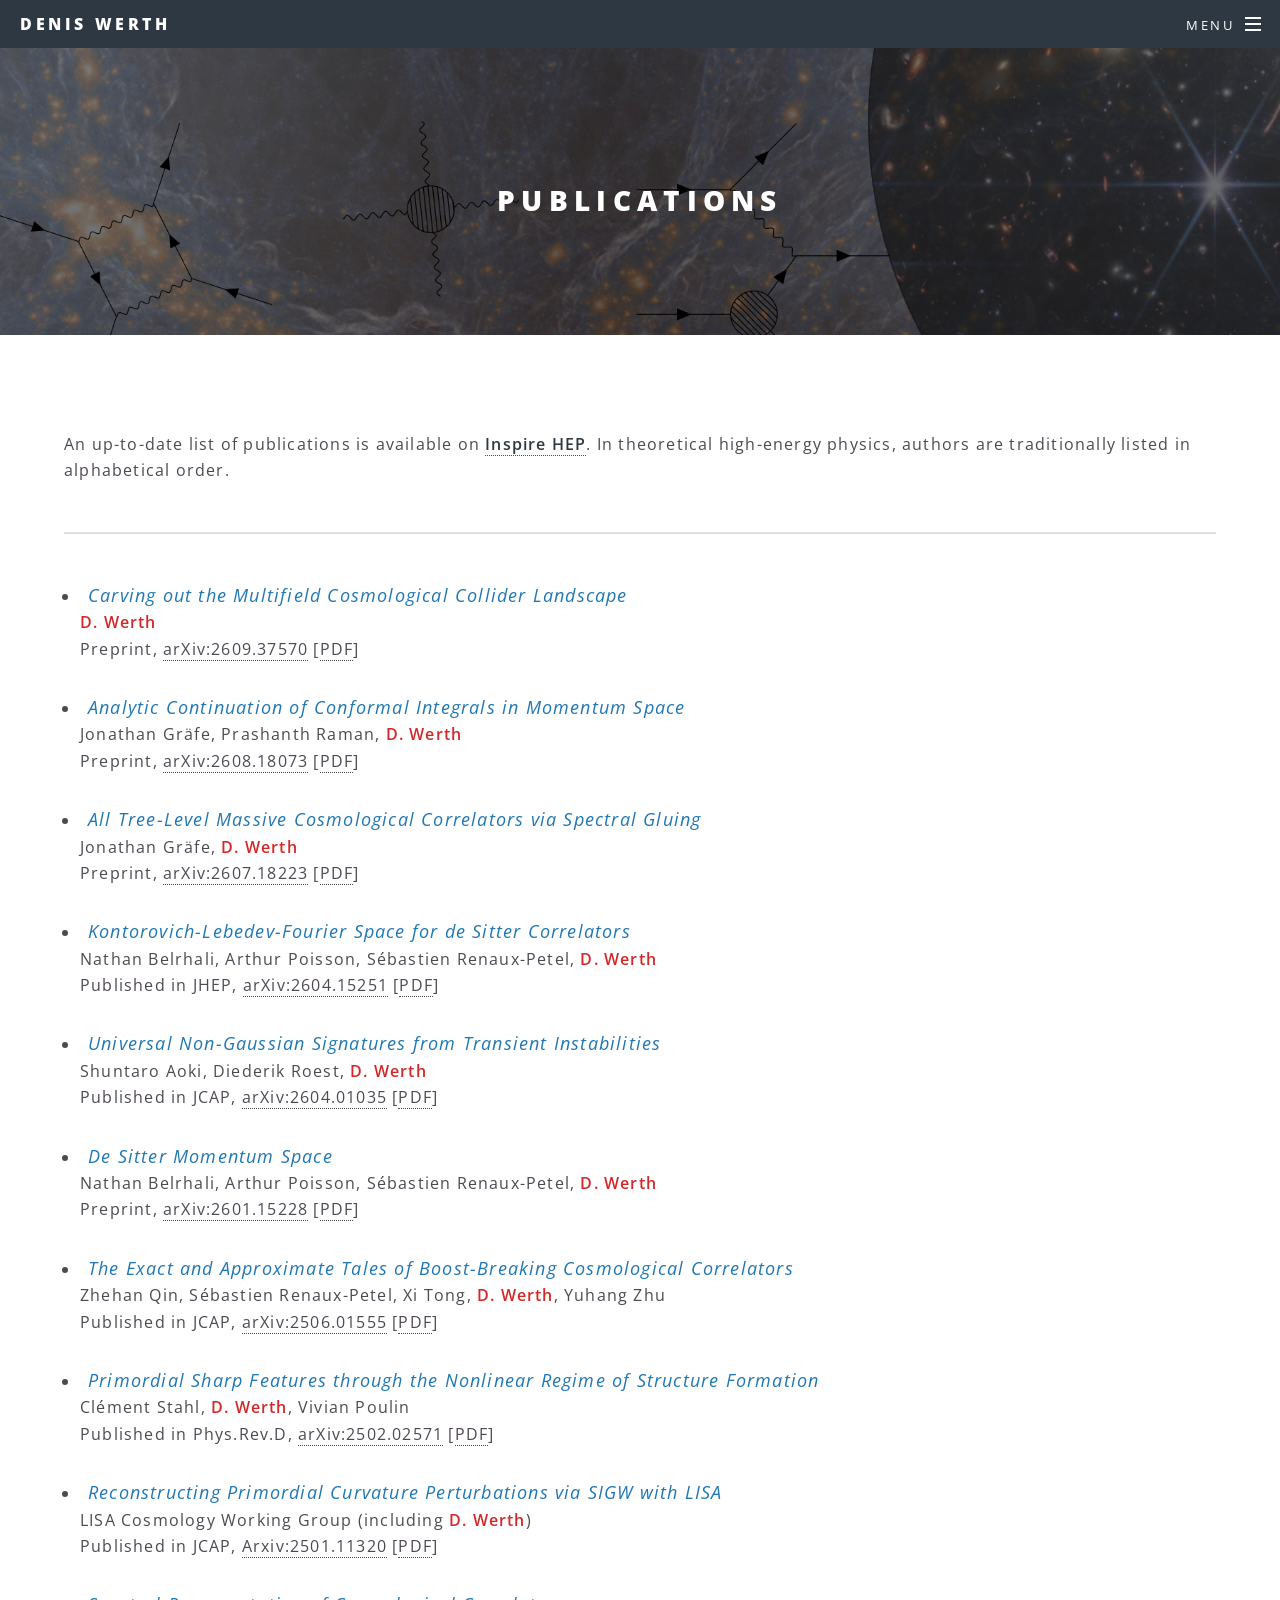
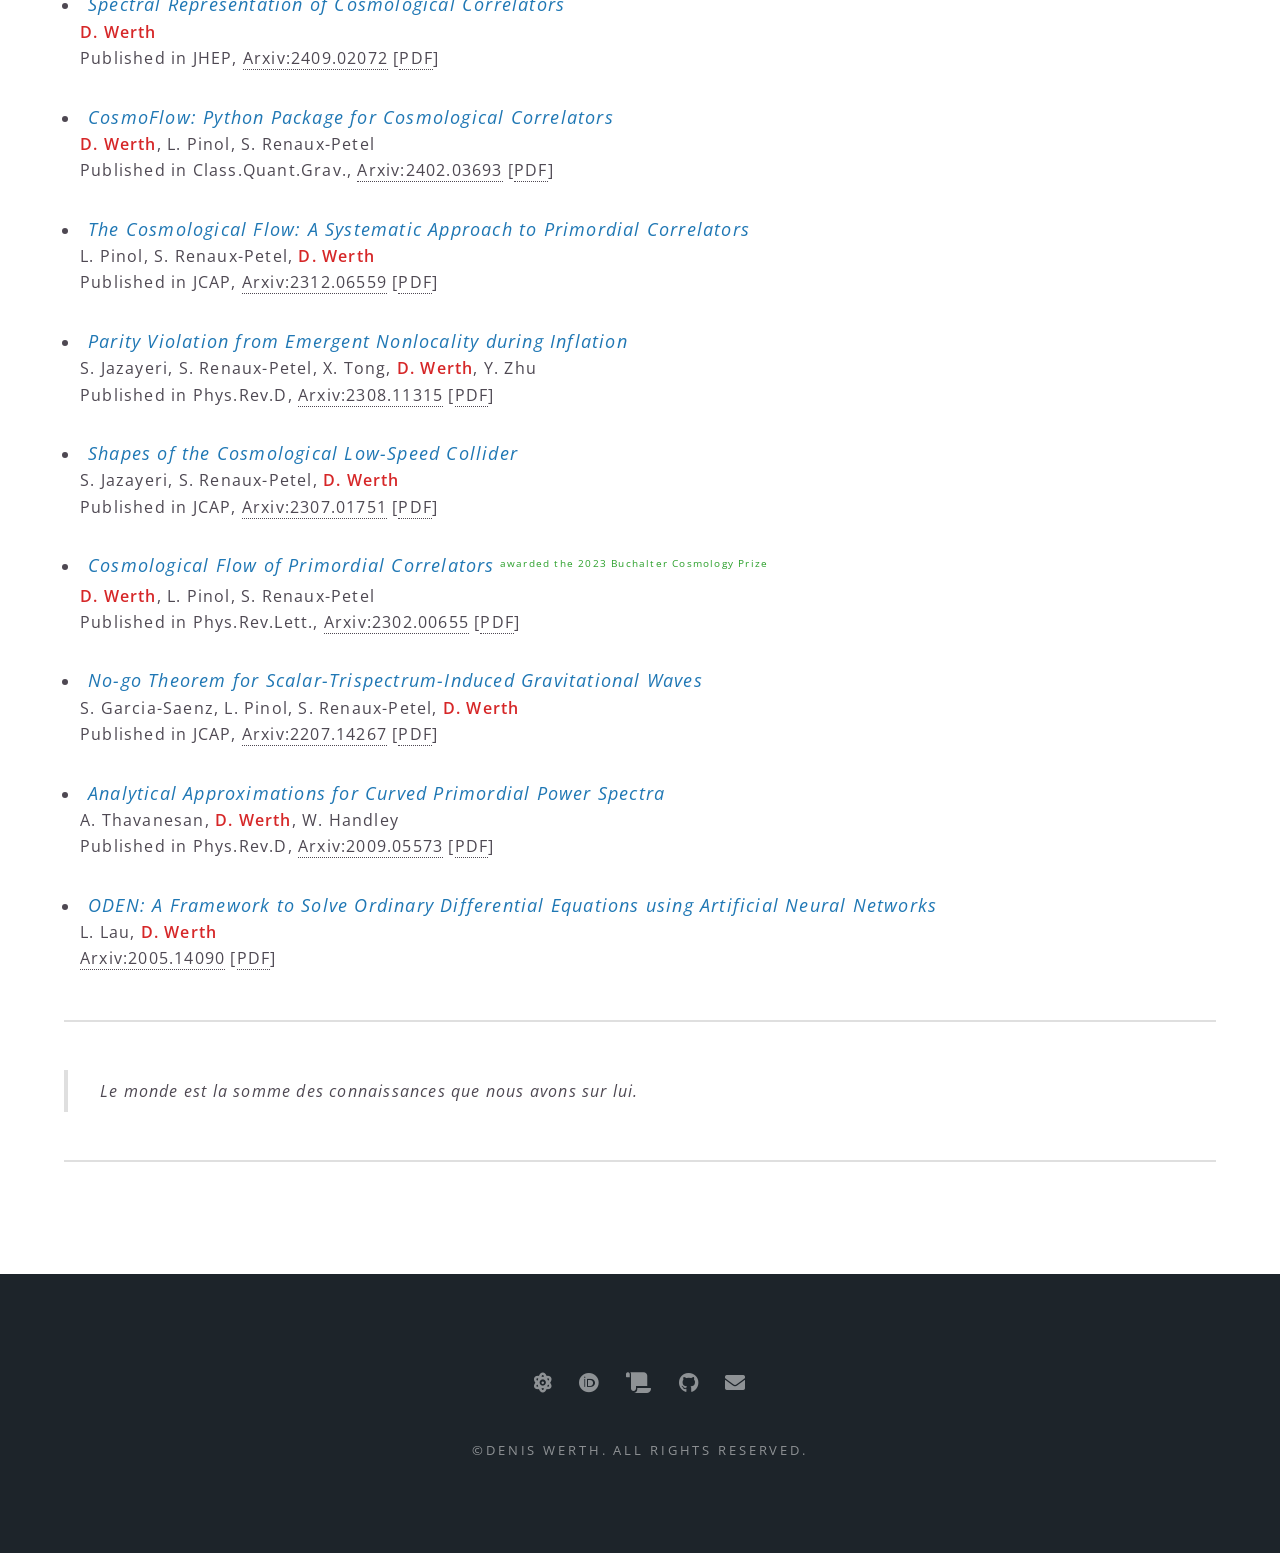
<file: Publications.html>
<!DOCTYPE HTML>
<!--
	Spectral by HTML5 UP
	html5up.net | @ajlkn
	Free for personal and commercial use under the CCA 3.0 license (html5up.net/license)
-->
<html>
	<head>
		<title>Denis Werth</title>
		<meta charset="utf-8" />
		<meta name="viewport" content="width=device-width, initial-scale=1, user-scalable=no" />
		<link rel="stylesheet" href="assets/css/main.css" />
		<noscript><link rel="stylesheet" href="assets/css/noscript.css" /></noscript>
		<link rel="icon" href="favicon.ico" sizes="any" />
		<link rel="icon" href="favicon-32x32.png" type="image/png" sizes="32x32" />
		<link rel="apple-touch-icon" href="apple-touch-icon.png" />
		<script defer src="https://cloud.umami.is/script.js" data-website-id="fb7ce2aa-0270-4123-8395-282611e30c7a"></script>
	</head>
	<body class="is-preload">

		<!-- Page Wrapper -->
			<div id="page-wrapper">

				<!-- Header -->
					<header id="header">
						<h1><a href="index.html">Denis Werth</a></h1>
						<nav id="nav">
							<ul>
								<li class="special">
									<a href="#menu" class="menuToggle"><span>Menu</span></a>
									<div id="menu">
										<ul>
											<li><a href="index.html">Home</a></li>
											<li><a href="Research.html">Research</a></li>
											<li><a href="Publications.html">Publications</a></li>
											<li><a href="Talks.html">Talks</a></li>
											<li><a href="Teaching.html">Teaching</a></li>
											<li><a href="PDF/CV.pdf" download>CV</a></li>
											<li><a href="AboutMe.html">About Me</a></li>
											<li><a href="Contact.html">Contact</a></li>
										</ul>
									</div>
								</li>
							</ul>
						</nav>
					</header>

				<!-- Main -->
					<article id="main">
						<header>
							<h2>Publications</h2>
						</header>
						<section class="wrapper style5">
							<div class="inner">

								<section>
									<p> An up-to-date list of publications is available on <a href="https://inspirehep.net/authors/2150874?ui-citation-summary=true"><b>Inspire HEP</b></a>. In theoretical high-energy physics, authors are traditionally listed in alphabetical order.
									<hr />
								</section>

								<section>
											<ul>
												<li> <span style="color: rgb(31, 119, 180);"> <i style="font-size: 1.1em;">Carving out the Multifield Cosmological Collider Landscape</i> </span> </li>
												<p><strong><span style="color: rgb(214, 39, 40);">D. Werth</span></strong> <br> Preprint, <a href="https://arxiv.org/abs/2609.37570">arXiv:2609.37570</a> [<a href="https://arxiv.org/pdf/2609.37570">PDF</a>] </p>

												<li> <span style="color: rgb(31, 119, 180);"> <i style="font-size: 1.1em;">Analytic Continuation of Conformal Integrals in Momentum Space</i> </span> </li>
												<p> Jonathan Gräfe, Prashanth Raman, <strong><span style="color: rgb(214, 39, 40);">D. Werth</span></strong> <br> Preprint, <a href="https://arxiv.org/abs/2608.18073">arXiv:2608.18073</a> [<a href="https://arxiv.org/pdf/2608.18073">PDF</a>] </p>

												<li> <span style="color: rgb(31, 119, 180);"> <i style="font-size: 1.1em;">All Tree-Level Massive Cosmological Correlators via Spectral Gluing</i> </span> </li>
												<p> Jonathan Gräfe, <strong><span style="color: rgb(214, 39, 40);">D. Werth</span></strong> <br> Preprint, <a href="https://arxiv.org/abs/2607.18223">arXiv:2607.18223</a> [<a href="https://arxiv.org/pdf/2607.18223">PDF</a>] </p>

												<li> <span style="color: rgb(31, 119, 180);"> <i style="font-size: 1.1em;">Kontorovich-Lebedev-Fourier Space for de Sitter Correlators</i> </span> </li>
												<p> Nathan Belrhali, Arthur Poisson, Sébastien Renaux-Petel, <strong><span style="color: rgb(214, 39, 40);">D. Werth</span></strong> <br> Published in JHEP, <a href="https://arxiv.org/abs/2604.15251">arXiv:2604.15251</a> [<a href="https://arxiv.org/pdf/2604.15251">PDF</a>] </p>
												
												<li> <span style="color: rgb(31, 119, 180);"> <i style="font-size: 1.1em;">Universal Non-Gaussian Signatures from Transient Instabilities</i> </span> </li>
												<p> Shuntaro Aoki, Diederik Roest, <strong><span style="color: rgb(214, 39, 40);">D. Werth</span></strong> <br> Published in JCAP, <a href="https://arxiv.org/abs/2604.01035">arXiv:2604.01035</a> [<a href="https://arxiv.org/pdf/2604.01035">PDF</a>] </p>

												<li> <span style="color: rgb(31, 119, 180);"> <i style="font-size: 1.1em;">De Sitter Momentum Space</i> </span> </li>
												<p> Nathan Belrhali, Arthur Poisson, Sébastien Renaux-Petel, <strong><span style="color: rgb(214, 39, 40);">D. Werth</span></strong> <br> Preprint, <a href="https://arxiv.org/abs/2601.15228">arXiv:2601.15228</a> [<a href="https://arxiv.org/pdf/2601.15228">PDF</a>] </p>

												<li> <span style="color: rgb(31, 119, 180);"> <i style="font-size: 1.1em;">The Exact and Approximate Tales of Boost-Breaking Cosmological Correlators</i> </span> </li>
												<p> Zhehan Qin, Sébastien Renaux-Petel, Xi Tong, <strong><span style="color: rgb(214, 39, 40);">D. Werth</span></strong>, Yuhang Zhu <br> Published in JCAP, <a href="https://arxiv.org/abs/2506.01555">arXiv:2506.01555</a> [<a href="https://arxiv.org/pdf/2506.01555v1">PDF</a>] </p>

												<li> <span style="color: rgb(31, 119, 180);"> <i style="font-size: 1.1em;">Primordial Sharp Features through the Nonlinear Regime of Structure Formation</i> </span> </li>
												<p> Clément Stahl, <strong><span style="color: rgb(214, 39, 40);">D. Werth</span></strong>, Vivian Poulin <br> Published in Phys.Rev.D, <a href="https://arxiv.org/abs/2502.02571">arXiv:2502.02571</a> [<a href="https://arxiv.org/pdf/2502.02571">PDF</a>] </p>

												<li> <span style="color: rgb(31, 119, 180);"> <i style="font-size: 1.1em;">Reconstructing Primordial Curvature Perturbations via SIGW with LISA</i> </span> </li>
												<p> LISA Cosmology Working Group (including <strong><span style="color: rgb(214, 39, 40);">D. Werth</span></strong>) <br> Published in JCAP, <a href="https://arxiv.org/abs/2501.11320">Arxiv:2501.11320</a> [<a href="https://arxiv.org/pdf/2501.11320">PDF</a>] </p>

												<li> <span style="color: rgb(31, 119, 180);"> <i style="font-size: 1.1em;">Spectral Representation of Cosmological Correlators</i> </span> </li>
												<p> <strong><span style="color: rgb(214, 39, 40);">D. Werth</span></strong> <br> Published in JHEP, <a href="https://arxiv.org/abs/2409.02072">Arxiv:2409.02072</a> [<a href="https://arxiv.org/pdf/2409.02072">PDF</a>] </p>

												<li> <span style="color: rgb(31, 119, 180);"> <i style="font-size: 1.1em;">CosmoFlow: Python Package for Cosmological Correlators</i> </span> </li>
												<p> <strong><span style="color: rgb(214, 39, 40);">D. Werth</span></strong>, L. Pinol, S. Renaux-Petel <br> Published in Class.Quant.Grav., <a href="https://arxiv.org/abs/2402.03693">Arxiv:2402.03693</a> [<a href="https://arxiv.org/pdf/2402.03693">PDF</a>] </p>

												<li> <span style="color: rgb(31, 119, 180);"> <i style="font-size: 1.1em;">The Cosmological Flow: A Systematic Approach to Primordial Correlators</i> </span> </li>
												<p> L. Pinol, S. Renaux-Petel, <strong><span style="color: rgb(214, 39, 40);">D. Werth</span></strong> <br> Published in JCAP, <a href="https://arxiv.org/abs/2312.06559">Arxiv:2312.06559</a> [<a href="https://arxiv.org/pdf/2312.06559">PDF</a>] </p>

												<li> <span style="color: rgb(31, 119, 180);"> <i style="font-size: 1.1em;">Parity Violation from Emergent Nonlocality during Inflation</i> </span> </li>
												<p> S. Jazayeri, S. Renaux-Petel, X. Tong, <strong><span style="color: rgb(214, 39, 40);">D. Werth</span></strong>, Y. Zhu <br> Published in Phys.Rev.D, <a href="https://arxiv.org/abs/2308.11315">Arxiv:2308.11315</a> [<a href="https://arxiv.org/pdf/2308.11315">PDF</a>] </p>

												<li> <span style="color: rgb(31, 119, 180);"> <i style="font-size: 1.1em;">Shapes of the Cosmological Low-Speed Collider</i> </span> </li>
												<p> S. Jazayeri, S. Renaux-Petel, <strong><span style="color: rgb(214, 39, 40);">D. Werth</span></strong> <br> Published in JCAP, <a href="https://arxiv.org/abs/2307.01751">Arxiv:2307.01751</a> [<a href="https://arxiv.org/pdf/2307.01751">PDF</a>] </p>

												<li> <span style="color: rgb(31, 119, 180);"> <i style="font-size: 1.1em;">Cosmological Flow of Primordial Correlators</i> </span><sup style="font-size: 0.6em;"> <span style="color: rgb(44, 160, 44);"> awarded the 2023 Buchalter Cosmology Prize</span></sup> </li>
												<p> <strong><span style="color: rgb(214, 39, 40);">D. Werth</span></strong>, L. Pinol, S. Renaux-Petel <br> Published in Phys.Rev.Lett., <a href="https://arxiv.org/abs/2302.00655">Arxiv:2302.00655</a> [<a href="https://arxiv.org/pdf/2302.00655">PDF</a>] </p>

												<li> <span style="color: rgb(31, 119, 180);"> <i style="font-size: 1.1em;">No-go Theorem for Scalar-Trispectrum-Induced Gravitational Waves</i> </span> </li>
												<p> S. Garcia-Saenz, L. Pinol, S. Renaux-Petel, <strong><span style="color: rgb(214, 39, 40);">D. Werth</span></strong> <br> Published in JCAP, <a href="https://arxiv.org/abs/2207.14267">Arxiv:2207.14267</a> [<a href="https://arxiv.org/pdf/2207.14267">PDF</a>] </p>

												<li> <span style="color: rgb(31, 119, 180);"> <i style="font-size: 1.1em;">Analytical Approximations for Curved Primordial Power Spectra</i> </span> </li>
												<p> A. Thavanesan, <strong><span style="color: rgb(214, 39, 40);">D. Werth</span></strong>, W. Handley <br> Published in Phys.Rev.D, <a href="https://arxiv.org/abs/2009.05573">Arxiv:2009.05573</a> [<a href="https://arxiv.org/pdf/2009.05573">PDF</a>] </p>

												<li> <span style="color: rgb(31, 119, 180);"> <i style="font-size: 1.1em;">ODEN: A Framework to Solve Ordinary Differential Equations using Artificial Neural Networks</i> </span> </li>
												<p> L. Lau, <strong><span style="color: rgb(214, 39, 40);">D. Werth</span></strong> <br> <a href="https://arxiv.org/abs/2005.14090">Arxiv:2005.14090</a> [<a href="https://arxiv.org/pdf/2005.14090">PDF</a>] </p>
											</ul>
								</section>

								<section>
									<hr />
									<blockquote>Le monde est la somme des connaissances que nous avons sur lui.</blockquote>
									<hr />
								</section>

							</div>
						</section>
					</article>

				<!-- Footer -->
					<footer id="footer">
						<ul class="icons">
        					<li><a href="https://inspirehep.net/authors/2150874" class="icon solid fa-atom" target="_blank"><span class="label">INSPIRE</span></a></li>
        					<li><a href="https://orcid.org/0000-0002-3431-8186" class="icon brands fa-orcid" target="_blank"><span class="label">ORCID</span></a></li>
        					<li><a href="https://arxiv.org/search/?searchtype=author&amp;query=Werth%2C+D" class="icon solid fa-scroll" target="_blank"><span class="label">arXiv</span></a></li>
        					<li><a href="https://github.com/deniswerth" class="icon brands fa-github" target="_blank"><span class="label">GitHub</span></a></li>
        					<li><a href="mailto:denis.werth@mpp.mpg.de" class="icon solid fa-envelope"><span class="label">Email</span></a></li>
						</ul>
						<ul class="copyright">
							<li>&copy;Denis Werth. All rights reserved.</li>
							<!-- <li>Last updated: August 19, 2026</li> -->
						</ul>
					</footer>

			</div>

		<!-- Scripts -->
			<script src="assets/js/jquery.min.js"></script>
			<script src="assets/js/jquery.scrollex.min.js"></script>
			<script src="assets/js/jquery.scrolly.min.js"></script>
			<script src="assets/js/browser.min.js"></script>
			<script src="assets/js/breakpoints.min.js"></script>
			<script src="assets/js/util.js"></script>
			<script src="assets/js/main.js"></script>

	</body>
</html>
</file>
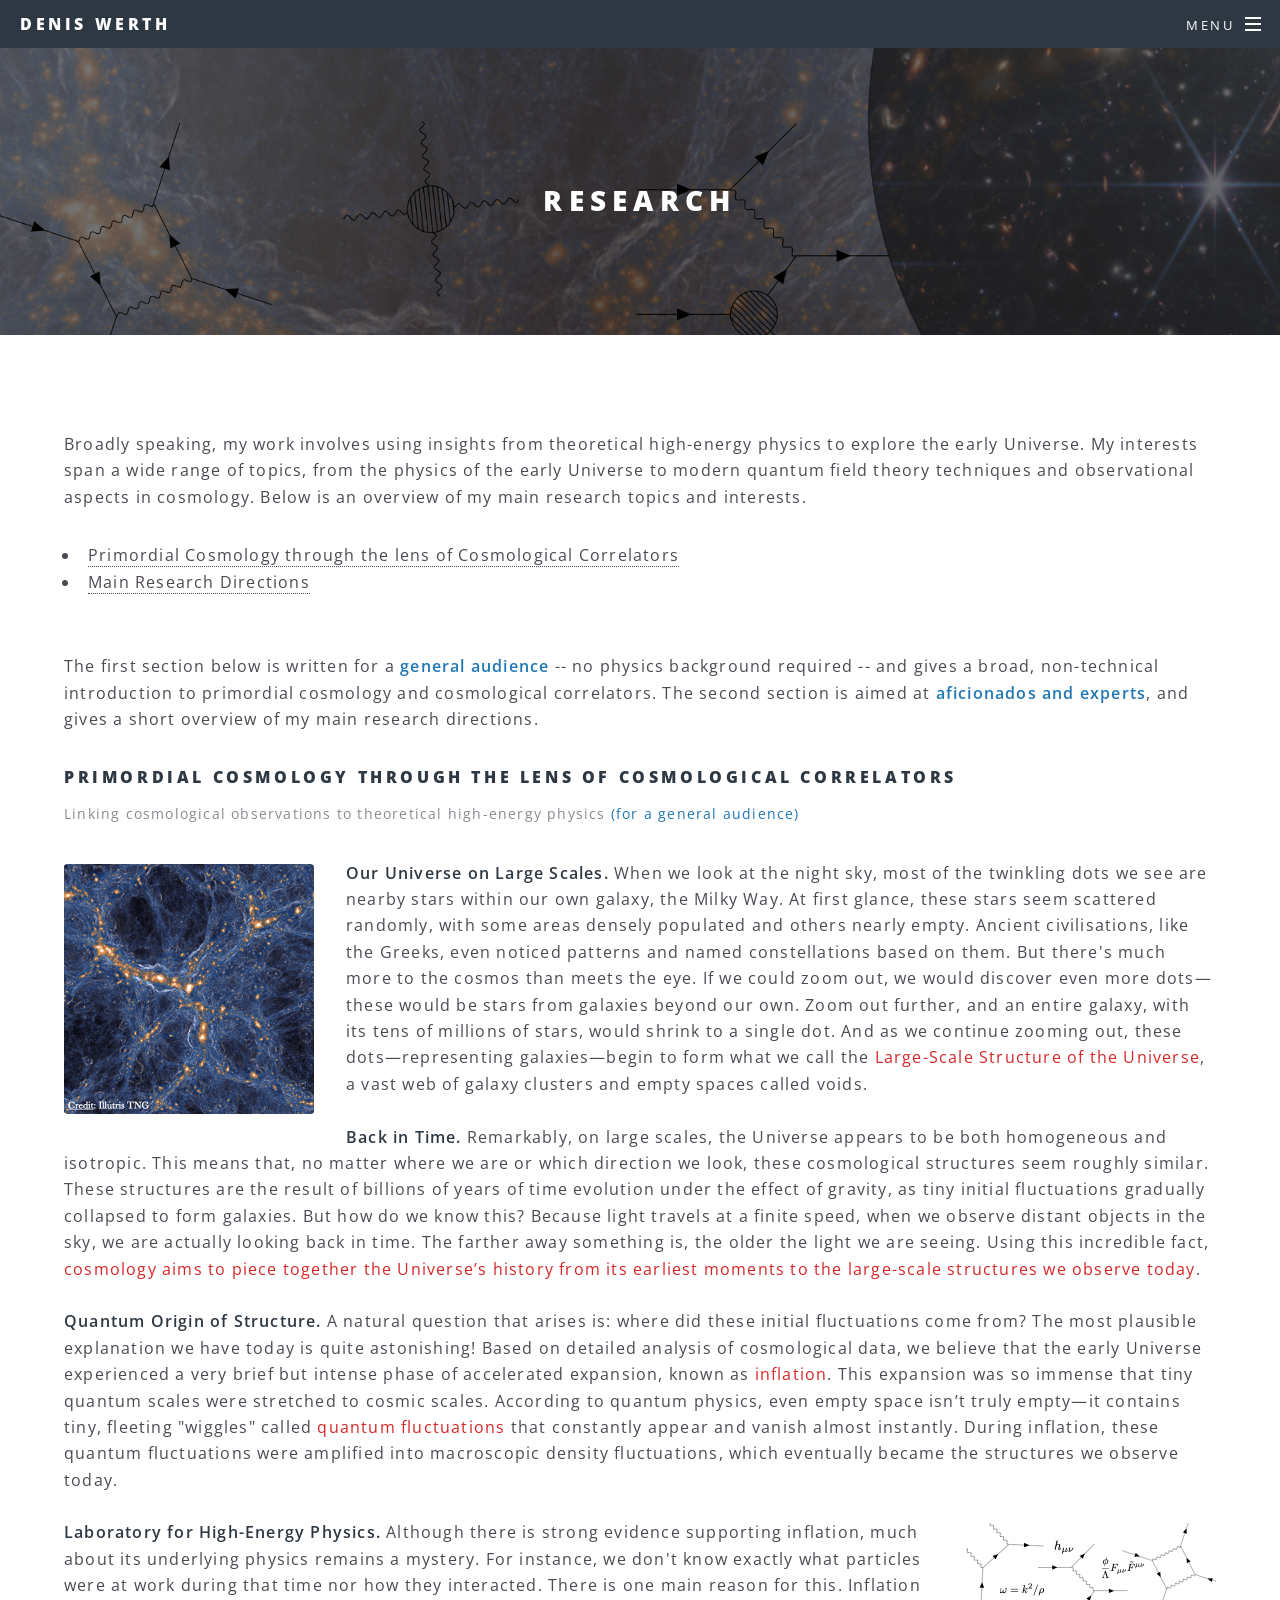
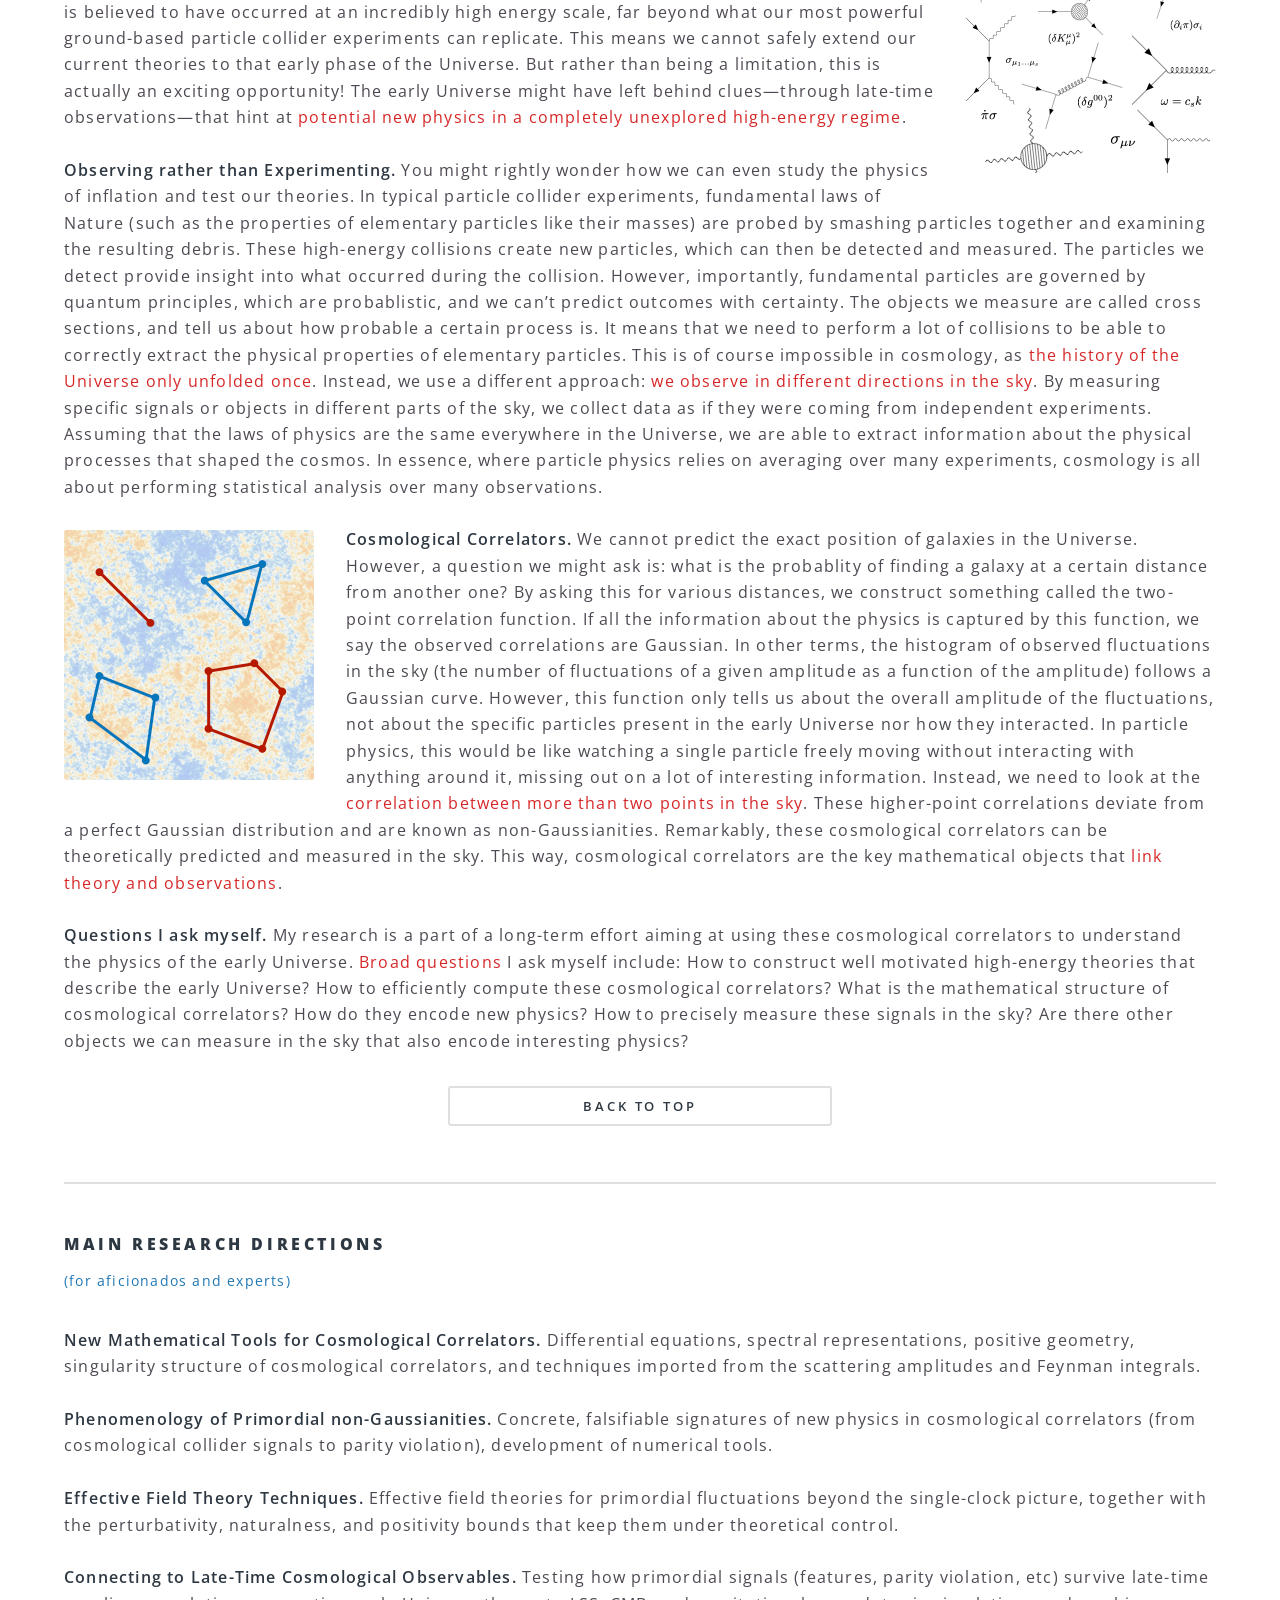
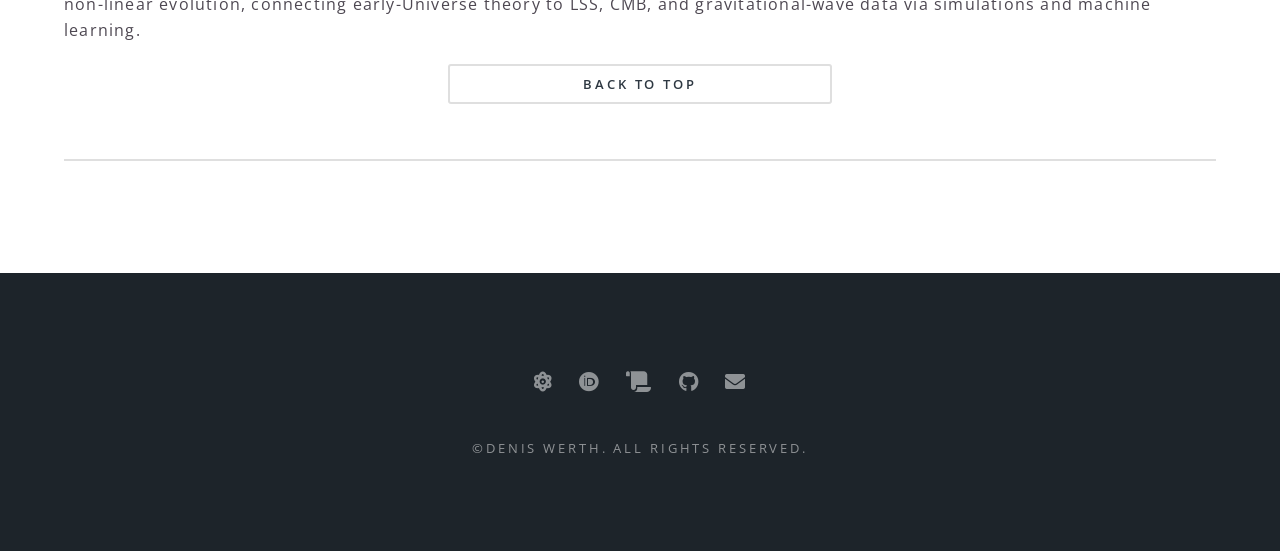
<file: Research.html>
<!DOCTYPE HTML>
<!--
	Spectral by HTML5 UP
	html5up.net | @ajlkn
	Free for personal and commercial use under the CCA 3.0 license (html5up.net/license)
-->
<html>
	<head>
		<title>Denis Werth</title>
		<meta charset="utf-8" />
		<meta name="viewport" content="width=device-width, initial-scale=1, user-scalable=no" />
		<link rel="stylesheet" href="assets/css/main.css" />
		<noscript><link rel="stylesheet" href="assets/css/noscript.css" /></noscript>
		<link rel="icon" href="favicon.ico" sizes="any" />
		<link rel="icon" href="favicon-32x32.png" type="image/png" sizes="32x32" />
		<link rel="apple-touch-icon" href="apple-touch-icon.png" />
		<script defer src="https://cloud.umami.is/script.js" data-website-id="fb7ce2aa-0270-4123-8395-282611e30c7a"></script>
	</head>
	<body class="is-preload">

		<!-- Page Wrapper -->
			<div id="page-wrapper">

				<!-- Header -->
					<header id="header">
						<h1><a href="index.html">Denis Werth</a></h1>
						<nav id="nav">
							<ul>
								<li class="special">
									<a href="#menu" class="menuToggle"><span>Menu</span></a>
									<div id="menu">
										<ul>
											<li><a href="index.html">Home</a></li>
											<li><a href="Research.html">Research</a></li>
											<li><a href="Publications.html">Publications</a></li>
											<li><a href="Talks.html">Talks</a></li>
											<li><a href="Teaching.html">Teaching</a></li>
											<li><a href="PDF/CV.pdf" download>CV</a></li>
											<li><a href="AboutMe.html">About Me</a></li>
											<li><a href="Contact.html">Contact</a></li>
										</ul>
									</div>
								</li>
							</ul>
						</nav>
					</header>

				<!-- Main -->
					<article id="main">
						<header>
							<h2>Research</h2>
						</header>
						<section class="wrapper style5">
							<div class="inner">
								<section>
									<p>Broadly speaking, my work involves using insights from theoretical high-energy physics to explore the early Universe. My interests span a wide range of topics, from the physics of the early Universe to modern quantum field theory techniques and observational aspects in cosmology. Below is an overview of my main research topics and interests.
									<ul>
										<li><a href="#primordial-cosmology">Primordial Cosmology through the lens of Cosmological Correlators</a></li>
										<li><a href="#research-directions">Main Research Directions</a></li>
										<!-- <li><a href="#cosmological-flow">Cosmological Flow</a></li>
										<li><a href="#NGs-pheno">Phenomenology of Primordial non-Gaussianities</a></li>
										<li><a href="#QFT-techniques">Modern Quantum Field Theory Techniques for Cosmology</a></li>
										<li><a href="#EFT">Effective Field Theory Techniques</a></li>
										<li><a href="#other">Other Interests</a></li> -->
									</ul>
									<br>
									The first section below is written for a <b><span style="color: rgb(31, 119, 180);">general audience</span></b> -- no physics background required -- and gives a broad, non-technical introduction to primordial cosmology and cosmological correlators. The second section is aimed at <b><span style="color: rgb(31, 119, 180);">aficionados and experts</span></b>, and gives a short overview of my main research directions.</p>
									<header id="primordial-cosmology">
										<h4>Primordial Cosmology through the lens of Cosmological Correlators</h4>
										<p>Linking cosmological observations to theoretical high-energy physics <span style="color: rgb(31, 119, 180);">(for a general audience)</span></p>
									</header>
									<p><span class="image left"><img src="images/ResearchImages/ResearchImages.002.jpeg" alt="" /></span> <b>Our Universe on Large Scales.</b> When we look at the night sky, most of the twinkling dots we see are nearby stars within our own galaxy, the Milky Way. At first glance, these stars seem scattered randomly, with some areas densely populated and others nearly empty. Ancient civilisations, like the Greeks, even noticed patterns and named constellations based on them. But there's much more to the cosmos than meets the eye. If we could zoom out, we would discover even more dots—these would be stars from galaxies beyond our own. Zoom out further, and an entire galaxy, with its tens of millions of stars, would shrink to a single dot. And as we continue zooming out, these dots—representing galaxies—begin to form what we call the <span style="color: rgb(214, 39, 40);">Large-Scale Structure of the Universe</span>, a vast web of galaxy clusters and empty spaces called voids.
									<br><br>
									<b>Back in Time.</b> Remarkably, on large scales, the Universe appears to be both homogeneous and isotropic. This means that, no matter where we are or which direction we look, these cosmological structures seem roughly similar. These structures are the result of billions of years of time evolution under the effect of gravity, as tiny initial fluctuations gradually collapsed to form galaxies. But how do we know this? Because light travels at a finite speed, when we observe distant objects in the sky, we are actually looking back in time. The farther away something is, the older the light we are seeing. Using this incredible fact, <span style="color: rgb(214, 39, 40);">cosmology aims to piece together the Universe’s history from its earliest moments to the large-scale structures we observe today</span>.
									<br><br>
									<b>Quantum Origin of Structure.</b> A natural question that arises is: where did these initial fluctuations come from? The most plausible explanation we have today is quite astonishing! Based on detailed analysis of cosmological data, we believe that the early Universe experienced a very brief but intense phase of accelerated expansion, known as <span style="color: rgb(214, 39, 40);">inflation</span>. This expansion was so immense that tiny quantum scales were stretched to cosmic scales. According to quantum physics, even empty space isn’t truly empty—it contains tiny, fleeting "wiggles" called <span style="color: rgb(214, 39, 40);">quantum fluctuations</span> that constantly appear and vanish almost instantly. During inflation, these quantum fluctuations were amplified into macroscopic density fluctuations, which eventually became the structures we observe today. 
									<br><br>
									<span class="image right"><img src="images/ResearchImages/ResearchImages.004.jpeg" alt="" /></span> <b>Laboratory for High-Energy Physics.</b> Although there is strong evidence supporting inflation, much about its underlying physics remains a mystery. For instance, we don't know exactly what particles were at work during that time nor how they interacted. There is one main reason for this. Inflation is believed to have occurred at an incredibly high energy scale, far beyond what our most powerful ground-based particle collider experiments can replicate. This means we cannot safely extend our current theories to that early phase of the Universe. But rather than being a limitation, this is actually an exciting opportunity! The early Universe might have left behind clues—through late-time observations—that hint at <span style="color: rgb(214, 39, 40);">potential new physics in a completely unexplored high-energy regime</span>.
									<br><br>
									<b>Observing rather than Experimenting.</b> You might rightly wonder how we can even study the physics of inflation and test our theories. In typical particle collider experiments, fundamental laws of Nature (such as the properties of elementary particles like their masses) are probed by smashing particles together and examining the resulting debris. These high-energy collisions create new particles, which can then be detected and measured. The particles we detect provide insight into what occurred during the collision. However, importantly, fundamental particles are governed by quantum principles, which are probablistic, and we can’t predict outcomes with certainty. The objects we measure are called cross sections, and tell us about how probable a certain process is. It means that we need to perform a lot of collisions to be able to correctly extract the physical properties of elementary particles. This is of course impossible in cosmology, as <span style="color: rgb(214, 39, 40);">the history of the Universe only unfolded once</span>. Instead, we use a different approach: <span style="color: rgb(214, 39, 40);">we observe in different directions in the sky</span>. By measuring specific signals or objects in different parts of the sky, we collect data as if they were coming from independent experiments. Assuming that the laws of physics are the same everywhere in the Universe, we are able to extract information about the physical processes that shaped the cosmos. In essence, where particle physics relies on averaging over many experiments, cosmology is all about performing statistical analysis over many observations. 
									<br><br>
									<span class="image left"><img src="images/ResearchImages/ResearchImages.005.jpeg" alt="" /></span><b>Cosmological Correlators.</b> We cannot predict the exact position of galaxies in the Universe. However, a question we might ask is: what is the probablity of finding a galaxy at a certain distance from another one? By asking this for various distances, we construct something called the two-point correlation function. If all the information about the physics is captured by this function, we say the observed correlations are Gaussian. In other terms, the histogram of observed fluctuations in the sky (the number of fluctuations of a given amplitude as a function of the amplitude) follows a Gaussian curve. However, this function only tells us about the overall amplitude of the fluctuations, not about the specific particles present in the early Universe nor how they interacted. In particle physics, this would be like watching a single particle freely moving without interacting with anything around it, missing out on a lot of interesting information. Instead, we need to look at the <span style="color: rgb(214, 39, 40);">correlation between more than two points in the sky</span>. These higher-point correlations deviate from a perfect Gaussian distribution and are known as non-Gaussianities. Remarkably, these cosmological correlators can be theoretically predicted and measured in the sky. This way, cosmological correlators are the key mathematical objects that <span style="color: rgb(214, 39, 40);">link theory and observations</span>. 
									<br><br>
									<b>Questions I ask myself.</b> My research is a part of a long-term effort aiming at using these cosmological correlators to understand the physics of the early Universe. <span style="color: rgb(214, 39, 40);">Broad questions</span> I ask myself include: How to construct well motivated high-energy theories that describe the early Universe? How to efficiently compute these cosmological correlators? What is the mathematical structure of cosmological correlators? How do they encode new physics? How to precisely measure these signals in the sky? Are there other objects we can measure in the sky that also encode interesting physics?

									<br>
									<style>
        								.center-container {
            								text-align: center; /* Centers inline elements */
            								margin-top: 20px; /* Optional: Adds space from the top */
        													}
    								</style>
									<div class="center-container">
									<a href="#" class="button fit" onclick="scrollToTop()">Back to Top</a>
									</div>

									<hr />

									<header id="research-directions">
										<h4>Main Research Directions</h4>
										<p><span style="color: rgb(31, 119, 180);">(for aficionados and experts)</span></p>
									</header>


									<b>New Mathematical Tools for Cosmological Correlators.</b>
									Differential equations, spectral representations, positive geometry, singularity structure of cosmological correlators, and techniques imported from the scattering amplitudes and Feynman integrals.
									<br><br>
									<b>Phenomenology of Primordial non-Gaussianities.</b>
									Concrete, falsifiable signatures of new physics in cosmological correlators (from cosmological collider signals to parity violation), development of numerical tools.
									<br><br>
									<b>Effective Field Theory Techniques.</b>
									Effective field theories for primordial fluctuations beyond the single-clock picture, together with the perturbativity, naturalness, and positivity bounds that keep them under theoretical control.
									<br><br>
									<b>Connecting to Late-Time Cosmological Observables.</b>
									Testing how primordial signals (features, parity violation, etc) survive late-time non-linear evolution, connecting early-Universe theory to LSS, CMB, and gravitational-wave data via simulations and machine learning.

									<div class="center-container">
									<a href="#" class="button fit" onclick="scrollToTop()">Back to Top</a>
									</div>

									<hr />





									<!-- <header id="cosmological-flow">
										<h4>Cosmological Flow</h4>
										<p>Automating the computation of cosmological correlators by tracing their time evolution <span style="color: rgb(31, 119, 180);">(for aficionados and experts)</span></p>
									</header>
									<p><span class="image right"><img src="images/ResearchImages/ResearchImages.007.jpeg" alt="" /></span> <b>Daunting Complexity of Perturbation Theory.</b> The spatial correlations of density fluctuations inherit in their structure all the information about the unknown and potentially new physics during inflation. Probing the early Universe through these cosmological correlators therefore requires <span style="color: rgb(214, 39, 40);">measuring them with great precision</span> and <span style="color: rgb(214, 39, 40);">predicting them with high accuracy</span>. In principle, computing cosmological correlators is a well-established procedure. It resembles computing Feynman diagrams in flat space. Given a theory, calculations can be carried out to arbitrary orders of perturbation theory. However, this standard procedure comes with its own set of challenges. Contrary to particle physics, interactions are not localised in time, and their effect needs to be tracked over the entire time evolution. The evolving background leads to additional (nested) time integrals to perform, and distorts the free propagation of fields. In the end, pushing forward the state-of-the-art of computational techniques, even at first order in perturbation theory, demands <span style="color: rgb(214, 39, 40);">gruelling mathematical dexterity</span>.-To give an example, even some simplest tree-level processes do not have exploitable closed form expressions.--->
									<!-- <br><br>
									<span class="image left"><img src="images/ResearchImages/ResearchImages.019.jpeg" alt="" /></span><b>Inspiration from Particle Physics.</b> In particle physics, cross sections contain the dynamical information associated with the models used to describe data, and can be obtained from Feynman diagrams. From the theoretical side, probing fine features requires increasingly accurate predictions, and ensuring that all various possible processes are covered is a challenging task. Needless to say that the required precision imposes enormous demands on theory.  Consequently, a large number of automated tools have been developed and are widely used by the community to make these accurate predictions. Numercial packages were designed to compute higher-order diagrams, to generate a large number of events for hadronic collider physics, or to automatically compute cross sections given Lagrangians as inputs. In cosmology, as computing correlators is extremely complex and relies on a case-by-case basis, <span style="color: rgb(214, 39, 40);">the limited number of predictions can significantly skew our data interpretation</span>. Therefore, there is a need for a tool that easily computes cosmological correlators in an automatic manner and for all processes. 
									<br><br>
									<span class="image right"><img src="images/ResearchImages/ResearchImages.006.jpeg" alt="" /></span> <b>Cosmological Flow Approach.</b> Cosmological correlators only depend on the specific theory active during inflation through how they "flow" towards the end of inflation. I have developed the cosmological flow approach that aims at automating this picture. This method is based on <span style="color: rgb(214, 39, 40);">solving differential equations in time</span> governing the time evolution of cosmological correlators, from their origin as quantum fluctuations in the deep past to the end of inflation. It takes into account all physical effects at tree level without approximation, and works for any theory.  By shifting our focus in this way, we move beyond just calculating correlators for a few specific theories and open the door to exploring inflation in a much broader, more complete way.
									<br><br>
									<span class="image left"><img src="images/ResearchImages/ResearchImages.017.jpeg" alt="" /></span><b>CosmoFlow: Numerical Tool.</b> I have developed CosmoFlow, an open source Python package designed to compute cosmological correlators using the cosmological flow approach. This code can efficiently compute any tree-level <span style="color: rgb(214, 39, 40);">cosmological correlators in any theory and in all kinematic configurations</span>.  The main credo while developing CosmoFlow was <span style="color: rgb(214, 39, 40);">simplicity</span>! Whether you are theorists, primordial or late-time cosmologists, feel free to use it, as well as extending and/or improve some aspects of the code. 
									<br><br>
									<span class="image right"><img src="images/ResearchImages/ResearchImages.013.jpeg" alt="" /></span><b>Applications.</b> The cosmological flow approach paves the way for a far-reaching program of exploring the rich physics of the early Universe in light of upcoming cosmological observations. On <span style="color: rgb(214, 39, 40);">observational</span> grounds, it is expected that substantial progress is to be made in the coming years. These cosmological data will have the raw statistical power to precisely constrain cosmological correlators. With the cosmological flow, I aim at constructing a <span style="color: rgb(214, 39, 40);">complete and unbiased theory/signature dictionary</span>. The <span style="color: rgb(214, 39, 40);">phenomenological</span> interest of this program is that we are able to <span style="color: rgb(214, 39, 40);">probe physical regimes that were completely out reach</span>, and <span style="color: rgb(214, 39, 40);">discover new signals</span>. The <span style="color: rgb(214, 39, 40);">long-term program is to create a bank of theoretical data</span> to be nurtured by the work of the community. On the <span style="color: rgb(214, 39, 40);">theory</span> side, the cosmological flow opens up new directions in <span style="color: rgb(214, 39, 40);">understanding fundamental physical principles</span> like unitarity, and sheds light on the structure of differential equations satisfied by cosmological correlators, analogous to flat-space scattering amplitudes.
									<br><br>
									<span class="image left"><img src="images/ResearchImages/ResearchImages.018.jpeg" alt="" /></span><b>Future direction.</b> In cosmology, confronting theory against observations requires an accurate modelling. Powerful tools to make late-time predictions have been developed, such as Boltzmann solvers or N-body codes to simulate the non-linear Universe. My long-term and ambitious goal is to <span style="color: rgb(214, 39, 40);">include the cosmological flow routine in the already-existing chain of late-time cosmological tools</span>. This would automate the generation of theoretical primordial data that can be directly used for CMB or LSS observables, hence extending the cosmological flow to the late-time Universe.
									<br><br>
									For more details, see <span style="color: rgb(31, 119, 180);">[<a href="https://arxiv.org/pdf/2302.00655">Short Paper</a>]</span>
									<span style="color: rgb(31, 119, 180);">[<a href="https://arxiv.org/pdf/2312.06559">Long Paper</a>]</span>
									<span style="color: rgb(31, 119, 180);">[<a href="https://arxiv.org/pdf/2402.03693">Code Paper</a>]</span>
									<span style="color: rgb(31, 119, 180);">[<a href="PDF/Poster.pdf" download>Poster</a>]</span>
									<span style="color: rgb(31, 119, 180);">[<a href="https://github.com/deniswerth/CosmoFlow">Code</a>]</span>

									<div class="center-container">
									<a href="#" class="button fit" onclick="scrollToTop()">Back to Top</a>
									</div>

									<hr /> -->

									<!-- <header id="NGs-pheno">
										<h4>Phenomenology of Primordial non-Gaussianities</h4>
										<p>Encoding the physics of the early Universe <span style="color: rgb(31, 119, 180);">(for aficionados and experts)</span></p>
									</header>
									<p><span class="image left"><img src="images/ResearchImages/ResearchImages.008.jpeg" alt="" /></span> <b>Shapes of Cosmological Correlators.</b> Primordial density fluctuations can only be described in a statistical way, either by their complete probability distribution function, or equivalently by their correlation functions. Today, perfectly Gaussian initial fluctuations are still compatible with the data. That is to say, we have not (yet) detected deviations from perfect Gaussian statistics, the so-called non-Gaussianities. The reason is that these deviations are incredibly small! These non-Gaussianities, in the form of higher-point correlation functions, are a major target of future cosmological surveys as they <span style="color: rgb(214, 39, 40);">encode the physics of the early Universe</span>, like the number of particles active during inflation, together with their mass spectra, spins, sound speeds, and how they interact. 
									-The primary observable of these non-linearities is the three-point correlator, also known as the bispectrum. In Fourier space, this object correlates three fluctuating modes, and is --->
									<!-- In spatial Fourier space, correlators are characterised by a <span style="color: rgb(214, 39, 40);">running</span>, an <span style="color: rgb(214, 39, 40);">amplitude</span> and a <span style="color: rgb(214, 39, 40);">shape</span>, that is how the signal depends on the mode wavenumbers. On large scales, fluctuations appear almost scale invariant so that the running does not contain much information. However, it might still hint at subtle changes in time during inflation, called <span style="color: rgb(214, 39, 40);">features</span>. The amplitude tells us about the overall strength of non-linearities, which is small.  The shape, though, holds a wealth of information! Relating all the rich physics of the early Universe to the running, amplitude and the shape of cosmological correlators is quite an art, and it's an area where I have a lot of expertise.
									<br><br>
									<span class="image left"><img src="images/ResearchImages/ResearchImages.010.jpeg" alt="" /></span><b>Observational Program.</b> Primordial non-Gaussianities have not been detected yet, but their detection is guaranteed just because gravity is intrinsically non-linear. It's only a matter of time before we find them! There's an <span style="color: rgb(214, 39, 40);">ambitious observational effort underway</span>. After the successful Planck survey, the next big step is to use three-dimensional large-scale structure surveys to improve our measurements. Upcoming galaxy surveys like Euclid, DESI, and LSST aim to enhance our current constraints by an order of magnitude. In the long run, 21cm intensity mapping surveys will further improve these measurements and help us reach the ultimate limits of what gravity can reveal, the so-called gravitational floor. Although distinguishing primordial non-Gaussianities from later-time non-linearities is definitely challenging, advances in machine learning techniques such as simulation-based inference and measuring non-Gaussianities at the map level give us hope for detecting highly informative signals.
									<br><br>
									<span class="image right"><img src="images/ResearchImages/ResearchImages.009.jpeg" alt="" /></span><b>Cosmological Collider Physics.</b> Observations indicate that the energy scale of inflation could have been as high as just a few orders of magnitudes below the Planck scale, marking the limit with the quantum gravity regime. This energy makes the study of the early Universe a unique opportunity to learn about potential <span style="color: rgb(214, 39, 40);">new physics at the highest reachable energies</span>, much higher than those achievable in ground-based experiments. This one-of-a-kind window to fundamental physics has opened a cosmological collider physics program. Essentially, even very heavy particles have been spontaneously produced in the early Universe, whose subsequent decays lead to imprints in cosmological correlators. These specific signatures could inform us about the inflationary particle content. As a concrete example, the presence and the mass of a heavy particle during inflation can be inferred from oscillatory patterns present in <span style="color: rgb(214, 39, 40);">soft limits of cosmological correlators</span> as we vary the kinematic configuration. 
									<br><br>
									<b>My Contributions.</b> Motivated by the upcoming golden age of high-precision cosmological surveys, I am interested in developing the necessary theoretical techniques and discovering new signatures of potential new physics in cosmological correlators to interpret the future data. Signals of new physics in cosmological correlators depend on a lot of factors: the nature of the particle (mass, spin), the way they propagate (dispersion relation), the way particles interact and couple to each other (weak/strong mixing, weak/strong coupling, specific type of interactions), etc. My research aims at <span style="color: rgb(214, 39, 40);">classifying all the possible signatures</span> and <span style="color: rgb(214, 39, 40);">find new robust and precise predictions of new physics</span>. In this respect, I made several important contributions, as illustrated in the following examples: 

									<li>I developed the tools and have studied cosmological collider signals in the <span style="color: rgb(214, 39, 40);">strongly mixed regime</span>. I have shown that a heavy particle weakly mixed with the observable sector leads to the same signal as a light but strongly mixed one, and I have shown how complete predictions can be obtained in order to break such theoretical degeneracies.</li>

									<li>Additionally, I have demonstrated that a large class of theories featuring time-depend mixings leads to <span style="color: rgb(214, 39, 40);">new signals composed of modulated frequencies</span>. In particular, certain such signals are expected to generate distinctive oscillations in the scale-dependent galaxy bias.</li>

									<li>As another example, I have studied <span style="color: rgb(214, 39, 40);">parity violating signals</span> coming from particles coupled to a helical chamical potential, in passing finding a new class of signals lying in the internal soft-limit of correlators.</li>

									<li>Lastly, I have introduced a <span style="color: rgb(214, 39, 40);">novel discovery channel</span> to detect new physics during inflation, called the <span style="color: rgb(214, 39, 40);">cosmological low-speed collider signal</span>. This signal is characterised by a distinctive resonance lying in mildly-soft kinematic configurations of cosmological correlators. Indicating the presence of a heavy particle, its position enables to reconstruct the mass and the speed of sound.</li>

									<br>
									<b>Future Directions.</b> The promising and rich phenomenology of non-Gaussianities invites us to extend the signals to more exchanged particles, and more complicated processes. For example, I aim at mapping out the would-be highly-dimensional <span style="color: rgb(214, 39, 40);">phase diagram of all possible cosmological collider signatures</span> in the complete theory of any number of exchanged scalar massive particles that would all mix among them. In the case of the bispectrum, where up to three particles can be exchanged in weak mixing scenarios, we still lack a complete solution for the full correlator. More complex processes, like calculating loop-level diagrams—especially challenging triangle and box diagrams—are also crucial. These diagrams are key because they reveal the underlying physics of fermions and gauge bosons. I also plan to propose a well motivated equilateral parity-odd trispectrum template. In the long term, I want to develop <span style="color: rgb(214, 39, 40);">new computational techniques</span>, such as dispersive or resummation techniques, to reconstruct what is known as the background signal (when exchanged heavy particles are integrated out). This signal is crucial because it often acts as background noise that hides the more interesting signals of new physics, so it must be subtracted in future data analyses. Ironically, it’s also one of the hardest signals to calculate. I also plan to probe the <span style="color: rgb(214, 39, 40);">strongly coupled regime</span> by importing <span style="color: rgb(214, 39, 40);">non-perturbative techniques</span> from conformal field theory, like numerical bootstrap, to cosmological correlators. Along these lines, I would like to derive accurate templates for the probability distribution of fluctuations itself (jargonically called wavefunction of the Universe) and explore non-perturbative formulations of non-Gaussianities beyond Feynman diagrams. The key question driving this program is: <span style="color: rgb(214, 39, 40);">could there be signals we've missed?</span>
									<br><br>
									For more details, see <span style="color: rgb(31, 119, 180);">[<a href="https://arxiv.org/pdf/2312.06559">Long Cosmological Flow Paper</a>]</span>
									<span style="color: rgb(31, 119, 180);">[<a href="https://arxiv.org/pdf/2308.11315">Parity Violation Paper</a>]</span>
									<span style="color: rgb(31, 119, 180);">[<a href="https://arxiv.org/pdf/2307.01751">Cosmological Low-Speed Collider Paper</a>]</span>

									<div class="center-container">
									<a href="#" class="button fit" onclick="scrollToTop()">Back to Top</a>
									</div>

									<hr /> -->

									<!-- <header id="QFT-techniques">
										<h4>Modern Quantum Field Theory Techniques for Cosmology</h4>
										<p>Leveraging advanced QFT techniques to explore the foundations of early Universe theories <span style="color: rgb(31, 119, 180);">(for aficionados and experts)</span></p>
									</header>
									<span class="image right"><img src="images/ResearchImages/ResearchImages.021.jpeg" alt="" /></span> <b>Fundamental Principles.</b> A revolutionary approach in modern quantum field theory (QFT) is the idea that the S-matrix, which describes particle interactions, can be fully determined by <span style="color: rgb(214, 39, 40);">basic principles like symmetries, unitarity, crossing symmetry, and analyticity</span>—without relying on the specifics of a dynamical theory. This means we can bypass traditional methods like computing Feynman diagrams and even Lagrangians. This concept, known as the bootstrap, originated with the discovery of the Veneziano amplitude, which helped kickstart string theory. Today, this method not only offers powerful computational tools, such as determining gluon scattering (like MHV amplitudes) and constraining strongly coupled theories, but it also provides deep insights into the structure of QFTs.

									In cosmology, however, the understanding of cosmological correlation functions has not yet reached the same level of clarity. Despite this, progress is being made in uncovering the structure of these correlators. We now know the <span style="color: rgb(214, 39, 40);">singularity structure</span> of relatively simple correlators. Essentially, flat-space amplitudes are embedded in cosmological correlators as residues when the total energy of external particles adds up to zero. Likewise, when the energy of a subdiagram vanishes, the correlators factorise consistently. Additionally, unitarity, which reflects the conservation of probability at the quantum level, imposes a set of cutting rules. Recently, I introduced a new set of equations, called <span style="color: rgb(214, 39, 40);">cosmological largest-time equations</span>, that were secretly hidden in the Schwinger-Keldysh diagrammatics. These universal relations among correlators connect processes on different in-in branches through the <span style="color: rgb(214, 39, 40);">analytic continuation of external energies</span>, analogous to <span style="color: rgb(214, 39, 40);">crossing symmetry</span> in flat space.

									My goal is to continue searching for universal rules that govern all cosmological correlators, with the <span style="color: rgb(214, 39, 40);">ultimate aim of directly probing the fundamental principles of the Universe in the sky</span>, rather than continuing mapping out the landscape of possible theories. For example, one intriguing question I’m interested in is: What kind of concrete cosmological observations could reveal a breakdown of unitarity (therefore hinting at e.g. dissipative processes) in theories of the early Universe?
									</p>
									<span class="image left"><img src="images/ResearchImages/ResearchImages.020.jpeg" alt="" /></span> <b>Insights from Scattering Amplitudes.</b> The true mathematical beauty of flat-space scattering amplitudes becomes clear when they are reinterpreted in auxiliary or dual spaces. For instance, exploring how causal dynamics is embedded in these amplitudes led to the discovery of <span style="color: rgb(214, 39, 40);">new geometric structures</span> like the amplituhedron. This structure generalises familiar shapes like triangles and polygons to higher-dimensional spaces. At the same time, scattering amplitudes admit <span style="color: rgb(214, 39, 40);">Feynman integral representations</span>, raising an intriguing question: what kinds of mathematical functions do these integrals generate? In flat space, loop integrals produce certain classes of iterated integrals and elliptic functions, with possible further generalisations. In cosmology, even the simplest tree-level correlators lead to more complex functions, such as polylogarithms and generalised hypergeometric functions.

									One of the questions I'm interested in is: <span style="color: rgb(214, 39, 40);">Can we formally study these function classes based on the properties of correlators? And conversely, can we learn something useful about correlators by studying the structures and behaviours of these functions?</span> There are two related approaches to tackling this problem: the geometrical and dynamical perspectives.

									Focusing solely on kinematics, the geometrical approach recognises that simple correlators can be seen as the canonical forms of a polytope, whose positive geometry makes properties such as locality and unitarity emergent. On the other hand, the dynamical approach examines the kinematic differential equations that these correlators satisfy. This growing field of research is revealing exciting connections between cosmological correlators and mathematical areas like twisted cohomology.

									Rather than studying correlators directly in kinematic space, reformulating them in Mellin space transforms the problem into one of <span style="color: rgb(214, 39, 40);">analysing higher-fold Mellin-Barnes integrals</span>, whose solutions depend on <span style="color: rgb(214, 39, 40);">triangulating a set of points</span>. Different triangulations lead to various relationships between correlators, such as Euler's reflection identities. This approach, which I am excited to explore further, highlights <span style="color: rgb(214, 39, 40);">how simple algebraic rules govern both the complex geometry of correlators and the mathematical properties of multivariate hypergeometric functions</span>.
									<br><br>
									<span class="image right"><img src="images/ResearchImages/ResearchImages.016.jpeg" alt="" /></span> <b>Off-Shell Methods.</b> The development of off-shell methods for scattering amplitudes is deeply tied to the <span style="color: rgb(214, 39, 40);">power of complex analysis</span>. This approach has its roots in the famous Kramers-Kronig relations, which established the key link between causality and analyticity. Building on this, the complex deformation of momenta has led to major advances, such as the Berends-Giele recursion relations, and a clearer understanding of the analytic structure of the S-matrix.

									Rethinking kinematic constraints and symmetries has revealed the mathematical beauty hidden in scattering amplitudes. These new methods not only enhance our understanding of quantum field theory but also make it easier to compute complex physical processes, as demonstrated by recent progress in high-loop calculations. In cosmology, however, such advanced techniques are still in their infancy, and pushing the boundaries of computational methods is a challenging task. To address this, I recently proposed a systematic off-shell study of cosmological correlators. This approach not only clarifies the <span style="color: rgb(214, 39, 40);">origin of correlator singularities and factorisation</span> but also <span style="color: rgb(214, 39, 40);">makes analytical computations more manageable</span>.

									This opens up exciting new possibilities for sewing together simple building blocks to construct more complex correlators, with the potential to develop <span style="color: rgb(214, 39, 40);">cosmological recursion relations</span> in the future.
									<br><br>
									<span class="image left"><img src="images/ResearchImages/ResearchImages.015.jpeg" alt="" /></span><b>Non-Perturbative Numerical Bootstrap.</b> Conformal field theories (CFTs) are unique because they look the same at all scales and energies, which makes them both hard to understand intuitively (for example using dimensional analysis) and among the simplest theories in physics. They are crucial for understanding critical points in phase transitions and are central to the study of quantum field theories (QFTs), as they lie at fixed points of renormalization group flows, from which many QFTs emerge.

									Studying and classifying CFTs is a key goal in modern theoretical physics, and they are also incredibly important in cosmology for several reasons. First, new physics in the early Universe, possibly a <span style="color: rgb(214, 39, 40);">strongly coupled CFT</span>, could have left imprints in the sky by weakly coupling to the observed fluctuations. Second, the symmetries of de Sitter space, which approximately describe the Universe during inflation, become conformal symmetries on the late-time boundary. This means that spatial correlation functions should follow (approximate) conformal rules. While we already know the two-point function is (nearly) scale-invariant, more complex correlations still need to be observed. Finally, if we could constrain these <span style="color: rgb(214, 39, 40);">cosmological correlations directly in real space</span>, we could use map-level inference techniques to detect primordial signals in the sky, free of late-time non-linearities.
									
									A powerful strategy behind studying and solving strongly coupled CFTs is to combine conformal invariance (infinite correlation length) with the existence of the operator product expansion. This is known as <span style="color: rgb(214, 39, 40);">conformal bootstrap</span>, it heavily employs <span style="color: rgb(214, 39, 40);">sophisticated numerical algorithms</span>. Essentially, one uses crossing relations as consistency conditions to <span style="color: rgb(214, 39, 40);">winnow down the range of CFT data</span> (scaling dimensions and a finite set of free numerical parameters). In practice, this boils down to solve a set of highly non-trivial recurrence relations or infinite number of constraints to find the functional dependence of conformal blocks. Several very sophisticated techniques, like convex optimization and semidefinite programming, have been developed to tackle these problems, resulting in bounds and allowed regions for CFTs as well as getting access to their spectrum.

									I aim to apply my strong numerical skills to adapt these <span style="color: rgb(214, 39, 40);">cutting-edge methods</span> to the study of high-energy theories of the early Universe.-This research will require high-performance computing, including GPU use, and access to computing clusters.--->

									<!-- The potential outcomes for primordial cosmology are significant—not only could this work refine the space of possible inflationary theories, but it could also uncover new signals that have been completely overlooked.
									<br><br>
									For more details, see <span style="color: rgb(31, 119, 180);">[<a href="https://arxiv.org/pdf/2409.02072">Spectral Representation Paper</a>]</span>
									<br><br>
									<div class="center-container">
									<a href="#" class="button fit" onclick="scrollToTop()">Back to Top</a>
									</div>

									<hr /> -->

									<!-- <header id="EFT">
										<h4>Effective Field Theory Techniques</h4>
										<p>Bridging scales: the UV/IR connection <span style="color: rgb(31, 119, 180);">(for aficionados and experts)</p>
									</header>
									<p><span class="image right"><img src="images/ResearchImages/ResearchImages.011.jpeg" alt="" /></span> <b>EFT Philosophy.</b> Nature operates on <span style="color: rgb(214, 39, 40);">many different length scales</span>.-, from tiny quantum particles to the immense cosmic horizon.---> <!-- Fortunately, when studying a particular physical phenomenon, we don’t need to know what’s happening at every scale at once. In fact, the macroscopic behaviour at one scale can usually be described without the full details of the microscopic scales, as long as there’s a large enough separation of scales between them. This is the core idea behind Effective Field Theory (EFT)! In systems where there is a clear separation of scales, the influence of small-scale physics on large-scale dynamics tends to "decouple", meaning its effects are small and come with corrections that get smaller as the scale difference increases. The practical use of EFTs is that these <span style="color: rgb(214, 39, 40);">corrections can be systematically organised and controlled</span>, making the theory predictive and allowing us to calculate observables to a desired level of accuracy. There are two main approaches to EFTs: <span style="color: rgb(214, 39, 40);">top-down</span> and <span style="color: rgb(214, 39, 40);">bottom-up</span>. The top-down approach starts from a known high-energy theory (UV) and simplifies it by "integrating out" the physics above a certain energy scale. This approach is useful when for example the UV physics is non-perturbative and we only need to describe the light degrees of freedom. Although this method generates an infinite series of corrections, they can usually be safely ignored beyond a certain precision. However, the real power of EFT comes from the bottom-up approach, especially when the UV theory is unknown. Here, we construct the low-energy theory (IR) by incorporating only the relevant degrees of freedom and respecting key symmetries. The unknown parameters in this approach are determined by experiments or, in cosmology, by observations. While the EFT philosophy might seem straightforward, applying it in a mathematically consistent way reveals some of the most fascinating and elegant aspects of physics.
									<br><br>
									<span class="image left"><img src="images/ResearchImages/ResearchImages.012.jpeg" alt="" /></span><b>EFT for Primordial Fluctuations.</b> In primordial cosmology, how can we construct theories that describe the early Universe's fluctuations without relying on the unknown microscopic details of high-energy physics? The solution lies in using the EFT approach! The first step is to identify the relevant degree of freedom. During inflation, the <span style="color: rgb(214, 39, 40);">inflationary background spontaneously breaks time-translation symmetry</span>, so the key field describing these fluctuations is the corresponding <span style="color: rgb(214, 39, 40);">Goldstone boson</span>. This field is actually directly connected to the observable adiabatic fluctuations we see in the sky. With this in mind, we can then write the most general action possible that respects the symmetries of the system. At every order, the terms in the action are fixed by spatial diffeomorphism invariance, with only a finite number of free coefficients. This general framework includes general relativity but is much broader as it is less constrained. This EFT provides a unified description of many different particular models, enables us to derive general predictions such as equilateral non-Gaussianities, and allows for neat extensions in a controlled manner. However, we have clearly only scratched the surface of a large and fascinating subject. Recent advancements have focused on connecting EFT interactions, and in particular Wilson coefficients, to specific UV theories at the background level. Explicit inflationary model dynamics have been mapped to the fluctuations and time-varying couplings. This has been used to study features during inflation—subtle signals hidden in the running of cosmological correlators. Beyond the observable Goldstone boson, <span style="color: rgb(214, 39, 40);">other degrees of freedom covering the entire mass spectrum</span> are generically expected to be present in the early Universe. This raises the question of how to expand simple theories to include these additional particles. Recently, I worked on connecting spinning fields with a <span style="color: rgb(214, 39, 40);">helical chemical potential</span> to observable phenomena, which expanded the EFT of inflationary fluctuations and uncovered new parity-violating signals. A current open question is how to incorporate <span style="color: rgb(214, 39, 40);">fermions</span> into this framework. To do this, we need to introduce vielbeins to describe spinors in three-dimensional space and then perform a time diffeomorphism to create a four-dimensional structure that is compatible with the symmetries. This will be my next goal.
									<br><br>
									<b>Perturbativity Bounds.</b> It is important to ensure that the effective description of fluctuations presented above is <span style="color: rgb(214, 39, 40);">under theoretical control</span> and identify the natural hierarchy of scales of the system. Since the theory contains non-renormalisable interactions, it will become strongly coupled at a certain energy scale. In this context, I contributed to deriving the <span style="color: rgb(214, 39, 40);">full set of perturbativity bounds</span> for a widely studied theory where an additional massive scalar field is coupled to the adiabatic sector, both in weak and strong mixing scenarios. These bounds can be determined either by finding the highest energy at which the tree-level scattering remains unitary or by identifying the strong coupling scales through power counting. Notably, I demonstrated the existence of a <span style="color: rgb(214, 39, 40);">large physical regime where strong mixing occurs without leading to strong coupling</span>, opening up a range of phenomenologically interesting and previously overlooked signals. Another important aspect of a healthy EFT is <span style="color: rgb(214, 39, 40);">naturalness</span>. In simple terms, quantum corrections tend to push particle masses toward the scale of the heavy physics that has been integrated out, making the theory radiatively unstable. This issue is less understood in the context of the early Universe, as it involves complex calculations of loop diagrams.
									<br><br>
									<b>Non-local EFT.</b> Integrating out heavy degrees of freedom leads to non-local interactions in time and space.  Loosely speaking, locality is related to the effects of a field decreasing with distance, which shows up as inverse gradients in the action. However, something remarkable happens when the light particle has a <span style="color: rgb(214, 39, 40);">reduced speed of sound</span>. Such non-relativistic dispersion relation implies that the momentum dominates over the energy of the particle, and the non-locality becomes effectively local in time, but the effective theory still remains <span style="color: rgb(214, 39, 40);">non-local in space</span>. For the purists, this approximation corresponds to replacing the Feynman propagator with a Yukawa-type potential. I have recently shown that such non-local EFT is <span style="color: rgb(214, 39, 40);">extremely handy for making predictions</span>. It has three main advantages: (i) it has a single simple degree of freedom, (ii) it accurately captures the effects of high-energy physics, and (iii) corrections can be systematically computed. However, such EFT has been derived from a given UV theory, following a top-down approach. It would be interesting from a theoretical perspective to investigate the possibility of <span style="color: rgb(214, 39, 40);">systematically constructing a set of boost-breaking EFTs that are non-local in space, yet still consistent with a local UV completion</span>. This would enables us derive simple correlators than might reveal new signatures of some UV physics that we've missed.
									<br><br>
									<span class="image left"><img src="images/ResearchImages/ResearchImages.014.jpeg" alt="" /></span><b>Resummation Techniques.</b> When computing cosmological observables, we face the problem that exact answers are out of reach. So, we have two options: either give up or do what physicists usually do—use perturbation theory. Instead of trying to compute the entire probability distribution of primordial fluctuations, we focus on the first few cumulants because they are easier to handle. Similarly, when working with cosmological correlators, it's much simpler to compute contact diagrams than exchange diagrams. But this raises an interesting question: <span style="color: rgb(214, 39, 40);">can we recover some of the missing complexity by only computing the simpler parts?</span> In other words, how much of the high-energy details (what has been integrated out) can we reconstruct from the low-energy ones (which are easier to compute)?

									In the context of cosmological correlators, this means: can we reconstruct exchange diagrams by adding up contact ones? While this is straightforward for flat-space scattering amplitudes, in cosmology, things get much more complicated. In fact, the series we obtain are divergent. This isn't surprising since we expect <span style="color: rgb(214, 39, 40);">non-perturbative effects</span> to kick in, such as spontaneous particle production. It’s similar to how, in QED, summing Feynman diagrams diverges after around the 137th order (the inverse of the fine-structure constant, which isn’t a coincidence!). <span style="color: rgb(214, 39, 40);">To make meaningful predictions, we need more advanced techniques</span>, such as the Borel method, to resum these asymptotic series.

									For particle propagation in the early Universe, this is like solving the Kadanoff-Baym equation to capture the full non-perturbative behaviour. Ideally, the ultimate goal would be to resum correlators to obtain non-perturbative predictions for the wavefunction of the Universe itself—the probability distribution of a fluctuation field configuration at the end of inflation. It’s possible that the new physics we're searching for is <span style="color: rgb(214, 39, 40);">strongly coupled</span> but only weakly interacts with the visible sector. In simpler terms, what’s the cosmological collider equivalent of non-perturbative jets and hadronic physics from particle colliders?

									Exploring this research direction will lead us into the fascinating world of <span style="color: rgb(214, 39, 40);">resurgence theory</span>, which I plan to investigate further in the future.
									<br><br>
									<b>Positivity.</b> To construct low-energy theories, we need to include all possible operators that are consistent with the symmetries of the system. In doing so, the effects of UV physics are encoded in the coefficients of these operators. But these coefficients aren't completely free! Certain properties of the UV, like Lorentz invariance, locality, and unitarity, impose constraints on them. These constraints are known as <span style="color: rgb(214, 39, 40);">positivity bounds</span>. There are various ways to derive these bounds, such as studying causal properties of two-to-two scattering processes or using the analytic properties of Green's functions for conserved quantities.

									However, <span style="color: rgb(214, 39, 40);">translating these bounds directly into early Universe theories isn’t straightforward</span>. First, the existence of a preferred frame in cosmology breaks Lorentz invariance, which is a key feature of flat-space physics. Second, these bounds usually rely on the behaviour of low-energy particles, which aren't well-defined at very high energies. They only apply in the sub-Hubble regime, where the space-time curvature is small, and gravity is weak.

									Recent progress has shown that we can impose such bounds if the UV theory is conformal, but this is generally not true for inflationary cosmology. This means we need a new approach and new mathematical tools that can carry over the useful properties of flat-space scattering amplitudes to cosmological settings. Ultimately, this could help us <span style="color: rgb(214, 39, 40);">narrow down the possible theories of inflation</span>.

									In practice, this opens the door to a <span style="color: rgb(214, 39, 40);">"cosmological numerical bootstrap" program</span>, inspired by the successful S-matrix bootstrap, and I plan to apply my numerical skills to explore this exciting direction. -->
									<!---<br><br>
									<b>Non-Unitary EFT.</b> Look at Thomas Colas thesis + footnote 8 of my low-speed collider paper, idea to go beyond Wilsonian EFTS (Hidden sector because we only observe the adiabatic modes in the sky, in general integrating out dofs generate dissipation, etc). What are observable signatures? How to disentangle these signals with unitary effects? Are there other cosmological observable sensitive to non-unitary effects?--->
									<!-- <br><br>
									In the end, I believe that the success of deriving robust and precise preditions for cosmological observables heavily relies on our ability to construct complete and theoretically motivated theories of the early Universe. There's still plenty of exciting physics to explore!
									<br><br>
									For more details, see <span style="color: rgb(31, 119, 180);">[<a href="https://arxiv.org/pdf/2312.06559">Perturbativity Bounds & Naturalness Paper</a>]</span>
									<span style="color: rgb(31, 119, 180);">[<a href="https://arxiv.org/pdf/2307.01751">Non-local EFT Paper</a>]</span>
									<br>
									<div class="center-container">
									<a href="#" class="button fit" onclick="scrollToTop()">Back to Top</a>
									</div>

									<hr /> -->


									<!-- <header id="other">
										<h4>Other Interests</h4>
										<p>Below is a non-exhaustive list of topics I am also interested in</p>
									</header>
									<span class="image right"><img src="images/ResearchImages/ResearchImages.023.jpeg" alt="" /></span><b>Late-time Universe.</b> Understanding how theoretical predictions of the early Universe can be practically extracted from concrete late-time observational data is important for an early Universe theoretical physicist like me. I am for example interested in the design and use of appropriate estimators to extract signals from the LSS or the CMB data. I am also interested in <span style="color: rgb(214, 39, 40);">simulations of the non-linear late-time Universe on small scales</span>. This involves providing the theoretical data for initialising N-body simulations that fully encode non-linear phenomena at play during cosmic structure formation, such as baryionic physics. I am also interested in how the physics from these simulations can be extracted and how robust and fast emulators for efficient forward modelling can be constructed.
									<br><br>
									<span class="image left"><img src="images/ResearchImages/ResearchImages.022.jpeg" alt="" /></span><b>Dark Era of Inflation.</b> Ironically, the physics of the early Universe has so far only been constraints on large scales, while the physics of the remaining 50 or so efolds of inflation are still a mystery. The reason is simple: traditional observation methods can't reach such small scales. However, with new tools like the <span style="color: rgb(214, 39, 40);">future space-based observatory LISA</span>, we will soon be able to study them using gravitational waves! This will allow us to explore new physics, like the possibility of <span style="color: rgb(214, 39, 40);">primordial black holes</span> being dark matter, through the <span style="color: rgb(214, 39, 40);">stochastic background of gravitational waves</span>. The main challenge will be separating all the different signals—whether from inflation, phase transitions, or cosmic strings—in what will be a noisy mix of overlapping information.- I am involved in the scientific activities of the LISA Cosmology Working Group, and have worked on theoretical consistency of non-Gaussian SBGW signals (ref my paper) --->
									<!-- <br><br>
									<b>Machine Learning Techniques.</b> Learning physics from the sky is challenging because: (i) it gives only limited information (we have basically one sky to look at), (ii) the physics is usually highly non-linear (at least at late time and at small scales), (iii) we are (and will be even more) overwhelmed by large data sets, and finally (iv) these data sets are frequently contaminated by various systematics. To address these challenges, novel automatic, fast, and tremedously performant techniques are becoming widely used by cosmologists. I am broadly interested in new developments in machine learning for this field. This includes using machine learning to classify cosmological data, recognise patterns, solve complex physical optimisation problems, and train efficient and accurate emulators.
									<br><br>
									<div class="center-container">
									<a href="#" class="button fit" onclick="scrollToTop()">Back to Top</a>
									</div>
									<hr /> -->
								</section>

								
								<!---<section>
									<div class="box alt">
										<div class="row gtr-50 gtr-uniform">
											<div class="col-4"><span class="image fit"><img src="images/pic01.jpg" alt="" /></span></div>
											<div class="col-4"><span class="image fit"><img src="images/pic02.jpg" alt="" /></span></div>
											<div class="col-4"><span class="image fit"><img src="images/pic03.jpg" alt="" /></span></div>
											<div class="col-4"><span class="image fit"><img src="images/pic03.jpg" alt="" /></span></div>
											<div class="col-4"><span class="image fit"><img src="images/pic02.jpg" alt="" /></span></div>
											<div class="col-4"><span class="image fit"><img src="images/pic01.jpg" alt="" /></span></div>
											<div class="col-4"><span class="image fit"><img src="images/pic02.jpg" alt="" /></span></div>
											<div class="col-4"><span class="image fit"><img src="images/pic01.jpg" alt="" /></span></div>
											<div class="col-4"><span class="image fit"><img src="images/pic03.jpg" alt="" /></span></div>
										</div>
									</div>
								</section> --->

							</div>
						</section>
					</article>

				<!-- Footer -->
					<footer id="footer">
						<ul class="icons">
        					<li><a href="https://inspirehep.net/authors/2150874" class="icon solid fa-atom" target="_blank"><span class="label">INSPIRE</span></a></li>
        					<li><a href="https://orcid.org/0000-0002-3431-8186" class="icon brands fa-orcid" target="_blank"><span class="label">ORCID</span></a></li>
        					<li><a href="https://arxiv.org/search/?searchtype=author&amp;query=Werth%2C+D" class="icon solid fa-scroll" target="_blank"><span class="label">arXiv</span></a></li>
        					<li><a href="https://github.com/deniswerth" class="icon brands fa-github" target="_blank"><span class="label">GitHub</span></a></li>
        					<li><a href="mailto:denis.werth@mpp.mpg.de" class="icon solid fa-envelope"><span class="label">Email</span></a></li>
						</ul>
						<ul class="copyright">
							<li>&copy;Denis Werth. All rights reserved.</li>
							<!-- <li>Last updated: August 19, 2026</li> -->
						</ul>
					</footer>

			</div>

		<!-- Scripts -->
			<script src="assets/js/jquery.min.js"></script>
			<script src="assets/js/jquery.scrollex.min.js"></script>
			<script src="assets/js/jquery.scrolly.min.js"></script>
			<script src="assets/js/browser.min.js"></script>
			<script src="assets/js/breakpoints.min.js"></script>
			<script src="assets/js/util.js"></script>
			<script src="assets/js/main.js"></script>

	</body>
</html>
</file>
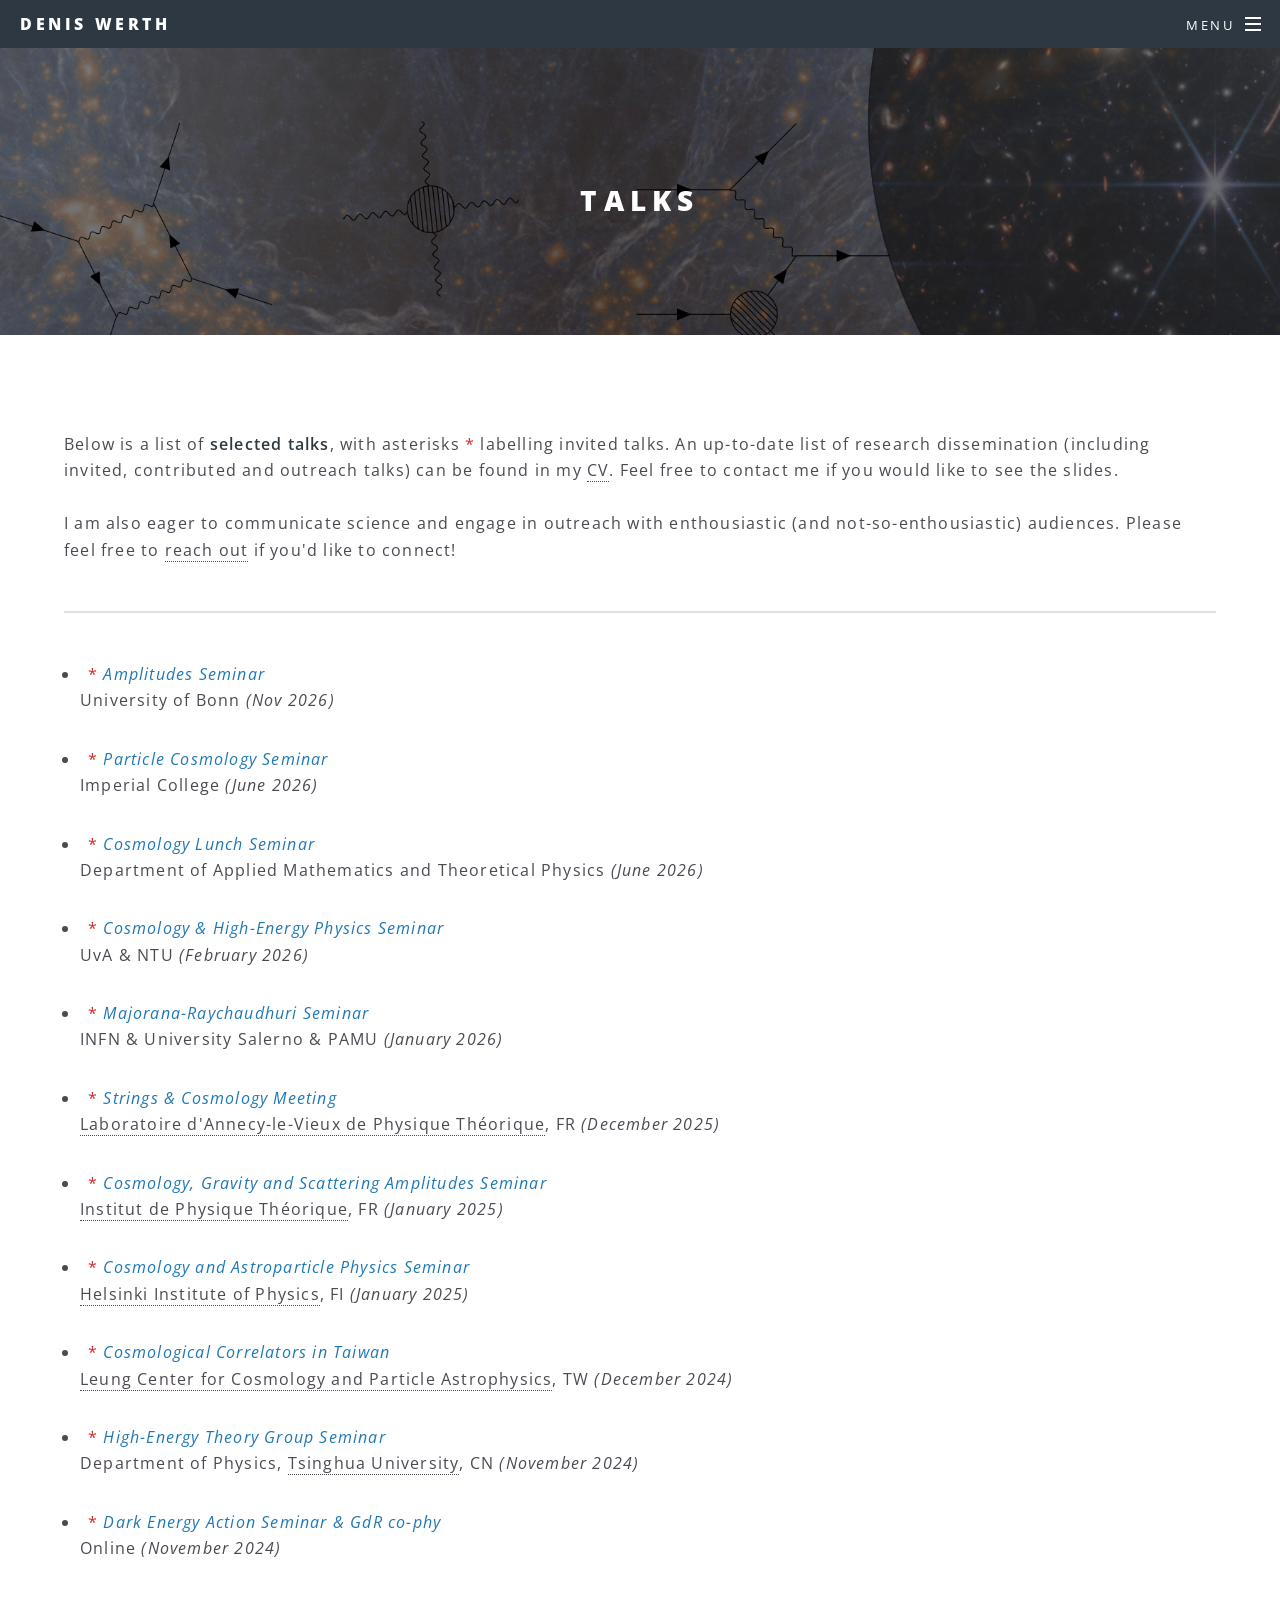
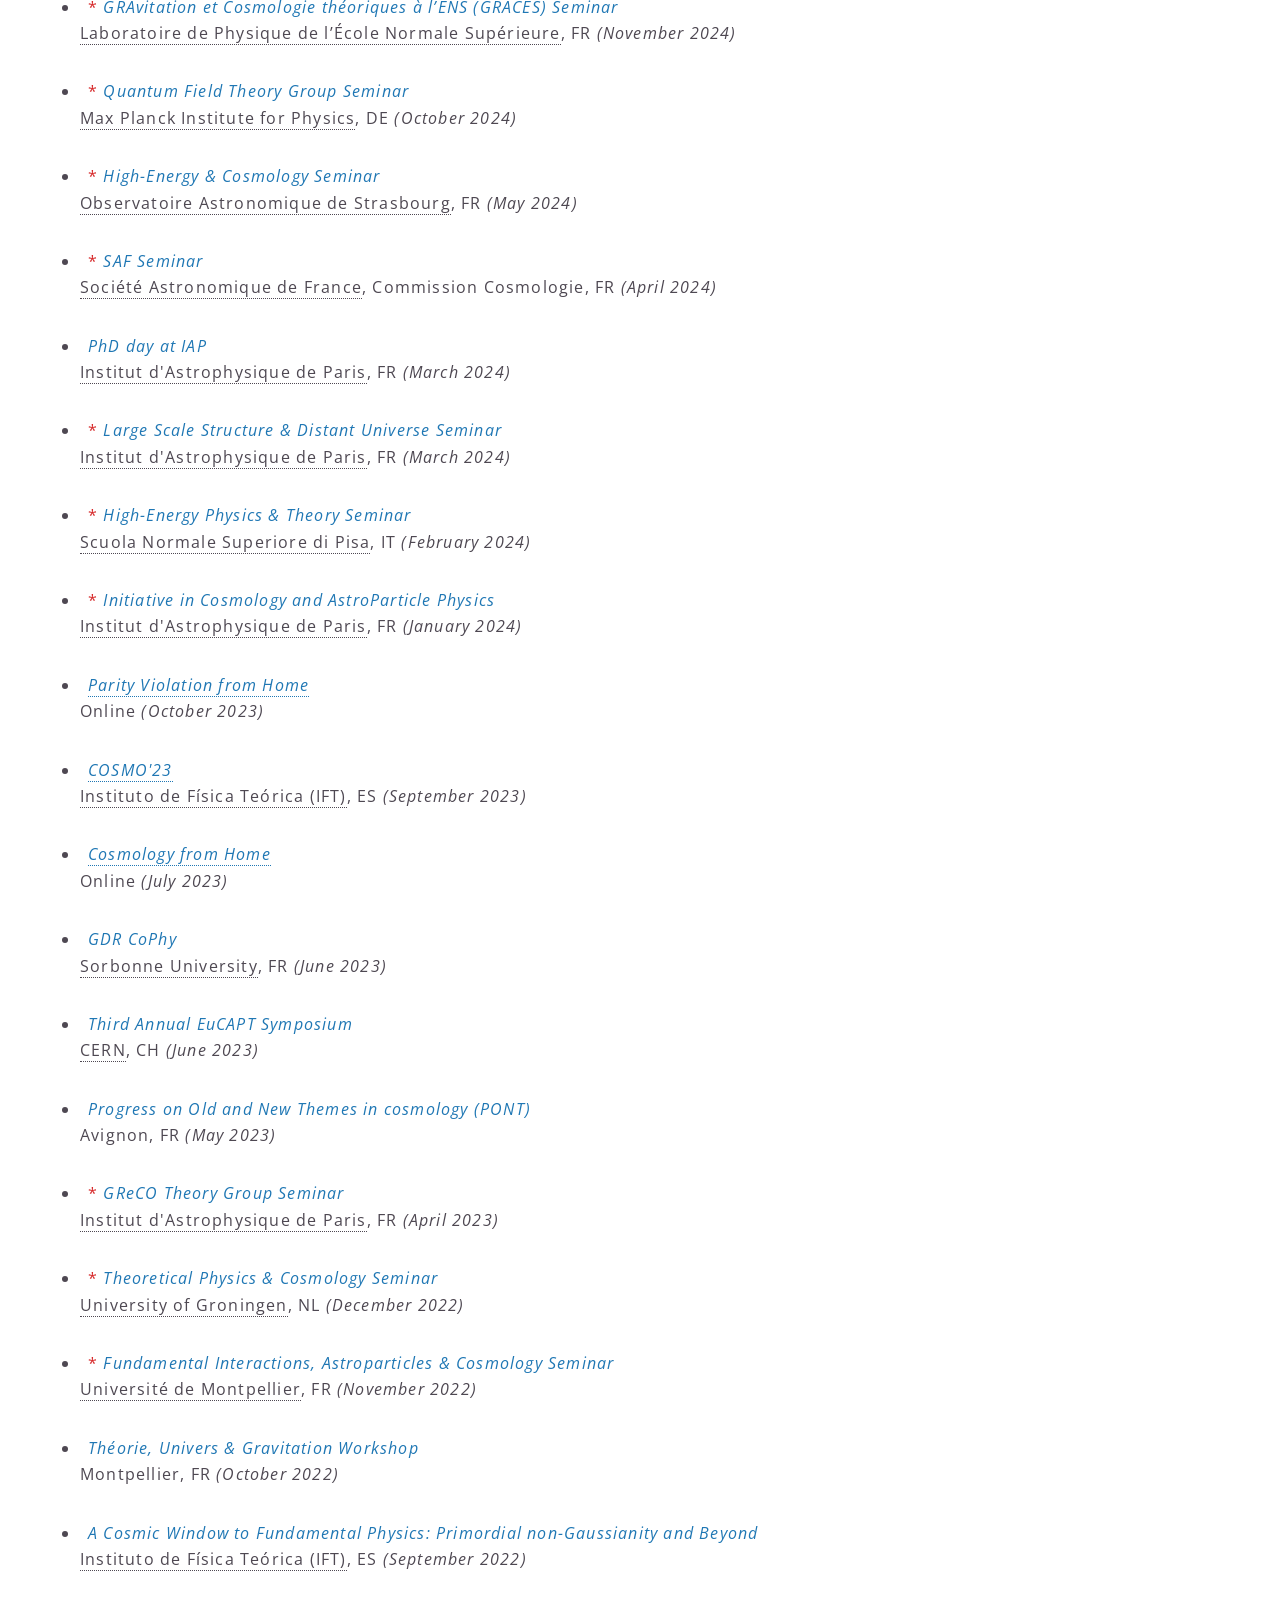
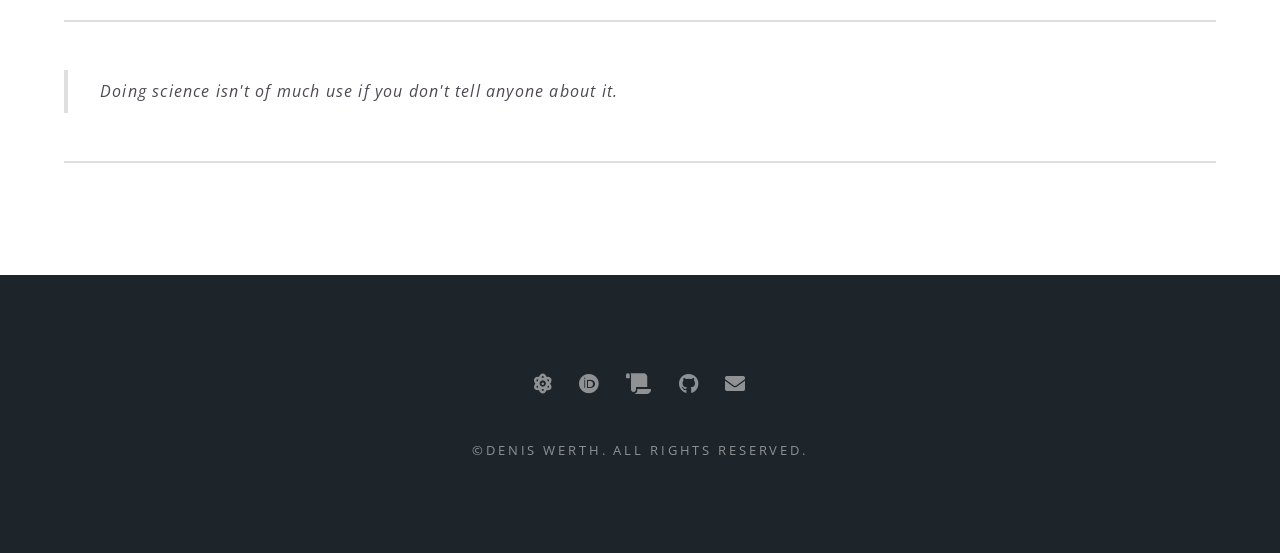
<file: Talks.html>
<!DOCTYPE HTML>
<!--
	Spectral by HTML5 UP
	html5up.net | @ajlkn
	Free for personal and commercial use under the CCA 3.0 license (html5up.net/license)
-->
<html>
	<head>
		<title>Denis Werth</title>
		<meta charset="utf-8" />
		<meta name="viewport" content="width=device-width, initial-scale=1, user-scalable=no" />
		<link rel="stylesheet" href="assets/css/main.css" />
		<noscript><link rel="stylesheet" href="assets/css/noscript.css" /></noscript>
		<link rel="icon" href="favicon.ico" sizes="any" />
		<link rel="icon" href="favicon-32x32.png" type="image/png" sizes="32x32" />
		<link rel="apple-touch-icon" href="apple-touch-icon.png" />
		<script defer src="https://cloud.umami.is/script.js" data-website-id="fb7ce2aa-0270-4123-8395-282611e30c7a"></script>
	</head>
	<body class="is-preload">

		<!-- Page Wrapper -->
			<div id="page-wrapper">

				<!-- Header -->
					<header id="header">
						<h1><a href="index.html">Denis Werth</a></h1>
						<nav id="nav">
							<ul>
								<li class="special">
									<a href="#menu" class="menuToggle"><span>Menu</span></a>
									<div id="menu">
										<ul>
											<li><a href="index.html">Home</a></li>
											<li><a href="Research.html">Research</a></li>
											<li><a href="Publications.html">Publications</a></li>
											<li><a href="Talks.html">Talks</a></li>
											<li><a href="Teaching.html">Teaching</a></li>
											<li><a href="PDF/CV.pdf" download>CV</a></li>
											<li><a href="AboutMe.html">About Me</a></li>
											<li><a href="Contact.html">Contact</a></li>
										</ul>
									</div>
								</li>
							</ul>
						</nav>
					</header>

				<!-- Main -->
					<article id="main">
						<header>
							<h2>Talks</h2>
						</header>
						<section class="wrapper style5">
							<div class="inner">

								<section>
									<p> Below is a list of <b>selected talks</b>, with asterisks <span style="color: rgb(214, 39, 40);">*</span> labelling invited talks. An up-to-date list of research dissemination (including invited, contributed and outreach talks) can be found in my <a href="PDF/CV.pdf" download>CV</a>. Feel free to contact me if you would like to see the slides. <br><br> I am also eager to communicate science and engage in outreach with enthousiastic (and not-so-enthousiastic) audiences. Please feel free to <a href="mailto:denis.werth@iap.fr">reach out</a> if you'd like to connect!
									<hr />
								</section>

								<section>
											<ul>
												<li> <span style="color: rgb(214, 39, 40);">*</span><span style="color: rgb(31, 119, 180);"> <i style="font-size: 1em;">Amplitudes Seminar</i> </span> </li>
												<p>University of Bonn <em>(Nov 2026)</em> </p>

												<li> <span style="color: rgb(214, 39, 40);">*</span><span style="color: rgb(31, 119, 180);"> <i style="font-size: 1em;">Particle Cosmology Seminar</i> </span> </li>
												<p>Imperial College <em>(June 2026)</em> </p>

												<li> <span style="color: rgb(214, 39, 40);">*</span><span style="color: rgb(31, 119, 180);"> <i style="font-size: 1em;">Cosmology Lunch Seminar</i> </span> </li>
												<p>Department of Applied Mathematics and Theoretical Physics <em>(June 2026)</em> </p>

												<li> <span style="color: rgb(214, 39, 40);">*</span><span style="color: rgb(31, 119, 180);"> <i style="font-size: 1em;">Cosmology & High-Energy Physics Seminar</i> </span> </li>
												<p>UvA & NTU <em>(February 2026)</em> </p>

												<li> <span style="color: rgb(214, 39, 40);">*</span><span style="color: rgb(31, 119, 180);"> <i style="font-size: 1em;">Majorana-Raychaudhuri Seminar</i> </span> </li>
												<p>INFN & University Salerno & PAMU <em>(January 2026)</em> </p>

												<li> <span style="color: rgb(214, 39, 40);">*</span><span style="color: rgb(31, 119, 180);"> <i style="font-size: 1em;">Strings & Cosmology Meeting</i> </span> </li>
												<p> <a href="https://indico.in2p3.fr/event/33661/">Laboratoire d'Annecy-le-Vieux de Physique Théorique</a>, FR <em>(December 2025)</em> </p>

												<li> <span style="color: rgb(214, 39, 40);">*</span><span style="color: rgb(31, 119, 180);"> <i style="font-size: 1em;">Cosmology, Gravity and Scattering Amplitudes Seminar</i> </span> </li>
												<p> <a href="https://www.ipht.fr">Institut de Physique Théorique</a>, FR <em>(January 2025)</em> </p>

												<li> <span style="color: rgb(214, 39, 40);">*</span><span style="color: rgb(31, 119, 180);"> <i style="font-size: 1em;">Cosmology and Astroparticle Physics Seminar</i> </span> </li>
												<p> <a href="https://www.hip.fi">Helsinki Institute of Physics</a>, FI <em>(January 2025)</em> </p>

												<li> <span style="color: rgb(214, 39, 40);">*</span><span style="color: rgb(31, 119, 180);"> <i style="font-size: 1em;">Cosmological Correlators in Taiwan</i> </span> </li>
												<p> <a href="https://www.lecospa.ntu.edu.tw">Leung Center for Cosmology and Particle Astrophysics</a>, TW <em>(December 2024)</em> </p>

												<li> <span style="color: rgb(214, 39, 40);">*</span><span style="color: rgb(31, 119, 180);"> <i style="font-size: 1em;">High-Energy Theory Group Seminar</i> </span> </li>
												<p> Department of Physics, <a href="https://www.tsinghua.edu.cn/en/">Tsinghua University</a>, CN <em>(November 2024)</em> </p>

												<li> <span style="color: rgb(214, 39, 40);">*</span><span style="color: rgb(31, 119, 180);"> <i style="font-size: 1em;">Dark Energy Action Seminar & GdR co-phy</i> </span> </li>
												<p> Online <em>(November 2024)</em> </p>

												<li> <span style="color: rgb(214, 39, 40);">*</span><span style="color: rgb(31, 119, 180);"> <i style="font-size: 1em;">GRAvitation et Cosmologie théoriques à l’ENS (GRACES) Seminar</i> </span> </li>
												<p> <a href="https://www.lpens.ens.psl.eu/research/astro/equipe-20/?lang=en">Laboratoire de Physique de l’École Normale Supérieure</a>, FR <em>(November 2024)</em> </p>

												<li> <span style="color: rgb(214, 39, 40);">*</span><span style="color: rgb(31, 119, 180);"> <i style="font-size: 1em;">Quantum Field Theory Group Seminar</i> </span> </li>
												<p> <a href="https://www.mpp.mpg.de/en/">Max Planck Institute for Physics</a>, DE <em>(October 2024)</em> </p>

												<li> <span style="color: rgb(214, 39, 40);">*</span><span style="color: rgb(31, 119, 180);"> <i style="font-size: 1em;">High-Energy & Cosmology Seminar </i> </span> </li>
												<p> <a href="https://astro.unistra.fr/fr/">Observatoire Astronomique de Strasbourg</a>, FR <em>(May 2024)</em> </p>

												<li> <span style="color: rgb(214, 39, 40);">*</span><span style="color: rgb(31, 119, 180);"> <i style="font-size: 1em;"> SAF Seminar</i> </span> </li>
												<p> <a href="https://saf-astronomie.fr">Société Astronomique de France</a>, Commission Cosmologie, FR <em>(April 2024)</em> </p>

												<li> <span style="color: rgb(31, 119, 180);"> <i style="font-size: 1em;"> PhD day at IAP </i> </span> </li>
												<p> <a href="https://www.iap.fr/?langue=en">Institut d'Astrophysique de Paris</a>, FR <em>(March 2024)</em> </p>

												<li> <span style="color: rgb(214, 39, 40);">*</span><span style="color: rgb(31, 119, 180);"> <i style="font-size: 1em;"> Large Scale Structure & Distant Universe Seminar </i> </span> </li>
												<p> <a href="https://www.iap.fr/?langue=en">Institut d'Astrophysique de Paris</a>, FR <em>(March 2024)</em> </p>

												<li> <span style="color: rgb(214, 39, 40);">*</span><span style="color: rgb(31, 119, 180);"> <i style="font-size: 1em;">High-Energy Physics & Theory Seminar </i> </span> </li>
												<p> <a href="https://www.sns.it/it">Scuola Normale Superiore di Pisa</a>, IT <em>(February 2024)</em> </p>

												<li> <span style="color: rgb(214, 39, 40);">*</span><span style="color: rgb(31, 119, 180);"> <i style="font-size: 1em;"> Initiative in Cosmology and AstroParticle Physics </i> </span> </li>
												<p> <a href="https://www.iap.fr/?langue=en">Institut d'Astrophysique de Paris</a>, FR <em>(January 2024)</em> </p>

												<li> <span style="color: rgb(31, 119, 180);"> <i style="font-size: 1em;"> <a href="https://parity.cosmodiscussion.com">Parity Violation from Home</a> </i> </span> </li>
												<p> Online <em>(October 2023)</em> </p>

												<li> <span style="color: rgb(31, 119, 180);"> <i style="font-size: 1em;"> <a href="https://workshops.ift.uam-csic.es/COSMO23">COSMO'23</a> </i> </span> </li>
												<p> <a href="https://www.ift.uam-csic.es/en">Instituto de Física Teórica (IFT)</a>, ES <em>(September 2023)</em> </p>

												<li> <span style="color: rgb(31, 119, 180);"> <i style="font-size: 1em;"> <a href="https://cosmologyfromhome.com">Cosmology from Home</a> </i> </span> </li>
												<p> Online <em>(July 2023)</em> </p>

												<li> <span style="color: rgb(31, 119, 180);"> <i style="font-size: 1em;"> GDR CoPhy </i> </span> </li>
												<p> <a href="https://www.sorbonne-universite.fr">Sorbonne University</a>, FR <em>(June 2023)</em> </p>

												<li> <span style="color: rgb(31, 119, 180);"> <i style="font-size: 1em;"> Third Annual EuCAPT Symposium </i> </span> </li>
												<p> <a href="https://home.cern/fr">CERN</a>, CH <em>(June 2023)</em> </p>

												<li> <span style="color: rgb(31, 119, 180);"> <i style="font-size: 1em;"> Progress on Old and New Themes in cosmology (PONT) </i> </span> </li>
												<p> Avignon, FR <em>(May 2023)</em> </p>

												<li> <span style="color: rgb(214, 39, 40);">*</span><span style="color: rgb(31, 119, 180);"> <i style="font-size: 1em;">GReCO Theory Group Seminar </i> </span> </li>
												<p> <a href="https://www.iap.fr/?langue=en">Institut d'Astrophysique de Paris</a>, FR <em>(April 2023)</em> </p>

												<li> <span style="color: rgb(214, 39, 40);">*</span><span style="color: rgb(31, 119, 180);"> <i style="font-size: 1em;"> Theoretical Physics & Cosmology Seminar </i> </span> </li>
												<p> <a href="https://www.rug.nl">University of Groningen</a>, NL <em>(December 2022)</em> </p>

												<li> <span style="color: rgb(214, 39, 40);">*</span><span style="color: rgb(31, 119, 180);"> <i style="font-size: 1em;"> Fundamental Interactions, Astroparticles & Cosmology Seminar </i> </span> </li>
												<p> <a href="https://physique-fds.edu.umontpellier.fr">Université de Montpellier</a>, FR <em>(November 2022)</em> </p>

												<li> <span style="color: rgb(31, 119, 180);"> <i style="font-size: 1em;"> Théorie, Univers & Gravitation Workshop </i> </span> </li>
												<p> Montpellier, FR <em>(October 2022)</em> </p>

												<li> <span style="color: rgb(31, 119, 180);"> <i style="font-size: 1em;"> A Cosmic Window to Fundamental Physics: Primordial non-Gaussianity and Beyond </i> </span> </li>
												<p> <a href="https://www.ift.uam-csic.es/en">Instituto de Física Teórica (IFT)</a>, ES <em>(September 2022)</em> </p>

											</ul>
								</section>

								<section>
									<hr />
									<blockquote>Doing science isn't of much use if you don't tell anyone about it.</blockquote>
									<hr />
								</section>

							</div>
						</section>
					</article>

				<!-- Footer -->
					<footer id="footer">
						<ul class="icons">
        					<li><a href="https://inspirehep.net/authors/2150874" class="icon solid fa-atom" target="_blank"><span class="label">INSPIRE</span></a></li>
        					<li><a href="https://orcid.org/0000-0002-3431-8186" class="icon brands fa-orcid" target="_blank"><span class="label">ORCID</span></a></li>
        					<li><a href="https://arxiv.org/search/?searchtype=author&amp;query=Werth%2C+D" class="icon solid fa-scroll" target="_blank"><span class="label">arXiv</span></a></li>
        					<li><a href="https://github.com/deniswerth" class="icon brands fa-github" target="_blank"><span class="label">GitHub</span></a></li>
        					<li><a href="mailto:denis.werth@mpp.mpg.de" class="icon solid fa-envelope"><span class="label">Email</span></a></li>
						</ul>
						<ul class="copyright">
							<li>&copy;Denis Werth. All rights reserved.</li>
							<!-- <li>Last updated: August 19, 2026</li> -->
						</ul>
					</footer>

			</div>

		<!-- Scripts -->
			<script src="assets/js/jquery.min.js"></script>
			<script src="assets/js/jquery.scrollex.min.js"></script>
			<script src="assets/js/jquery.scrolly.min.js"></script>
			<script src="assets/js/browser.min.js"></script>
			<script src="assets/js/breakpoints.min.js"></script>
			<script src="assets/js/util.js"></script>
			<script src="assets/js/main.js"></script>

	</body>
</html>
</file>
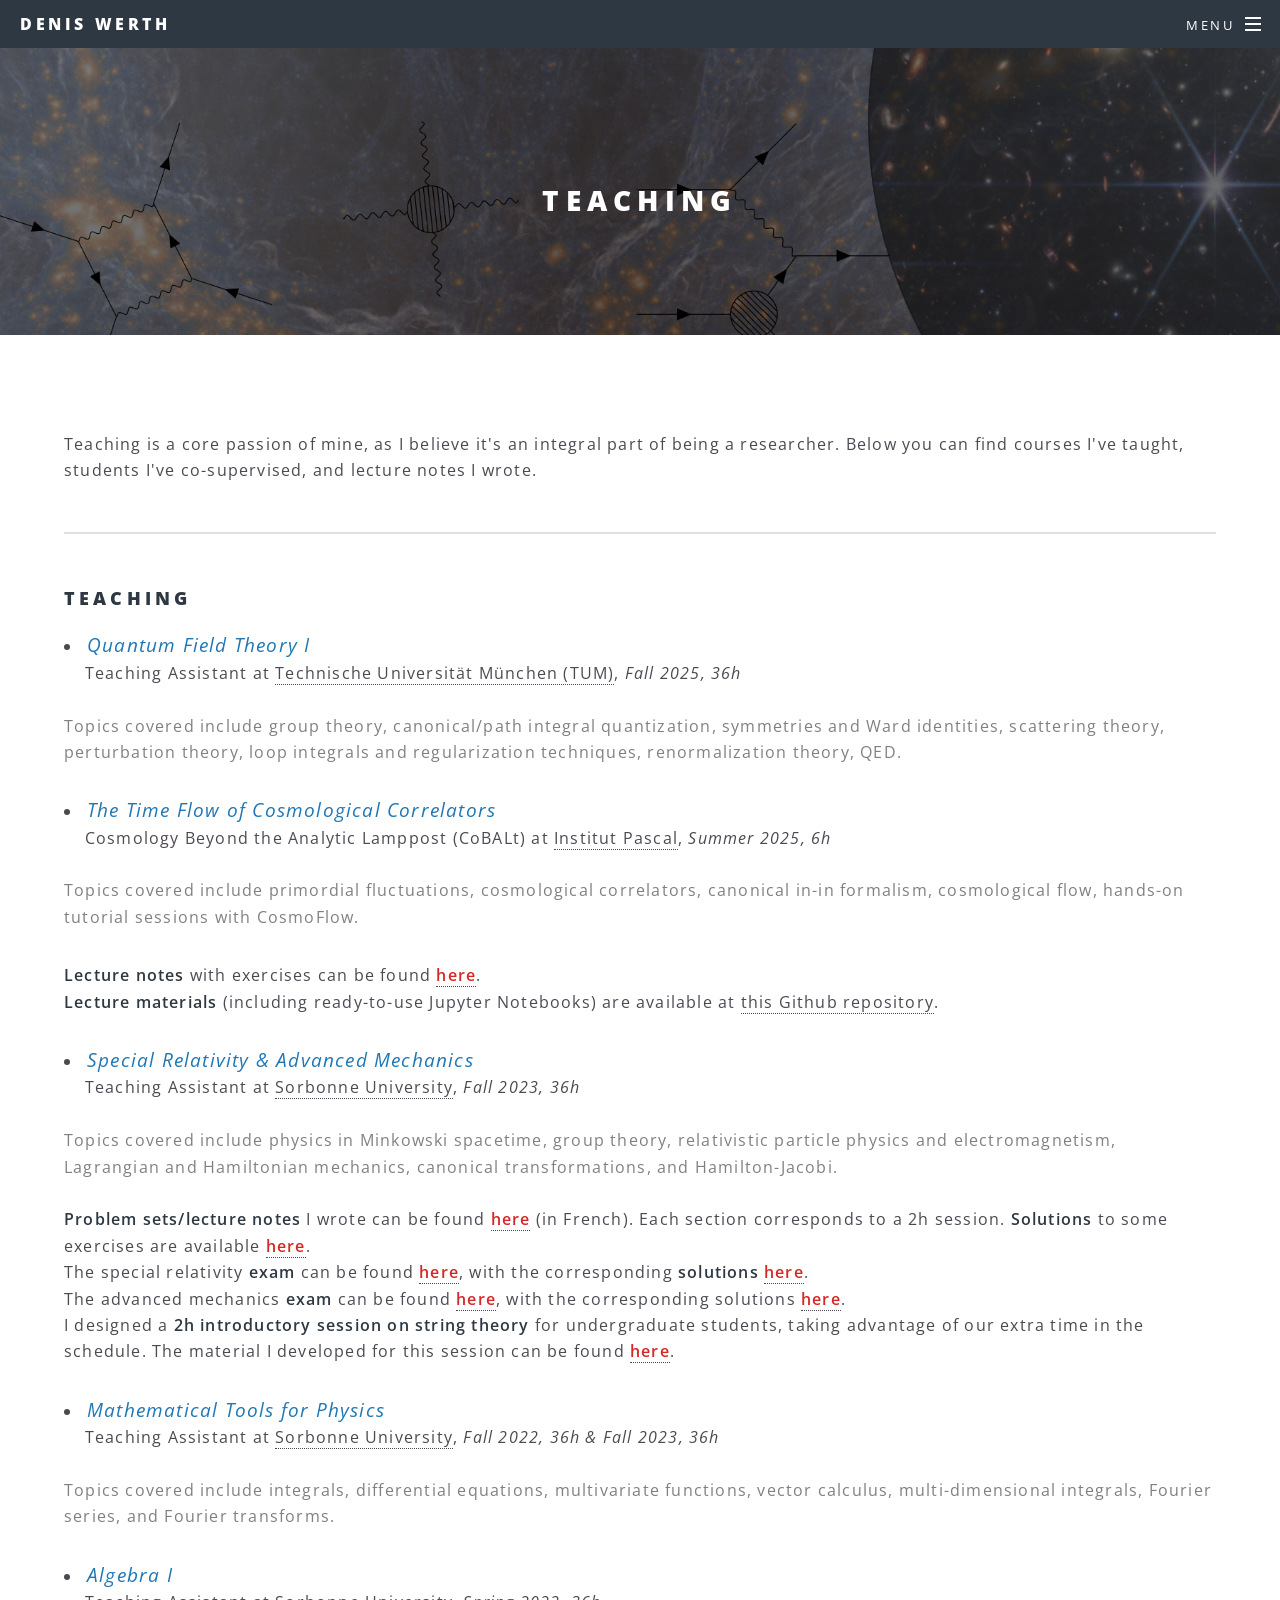
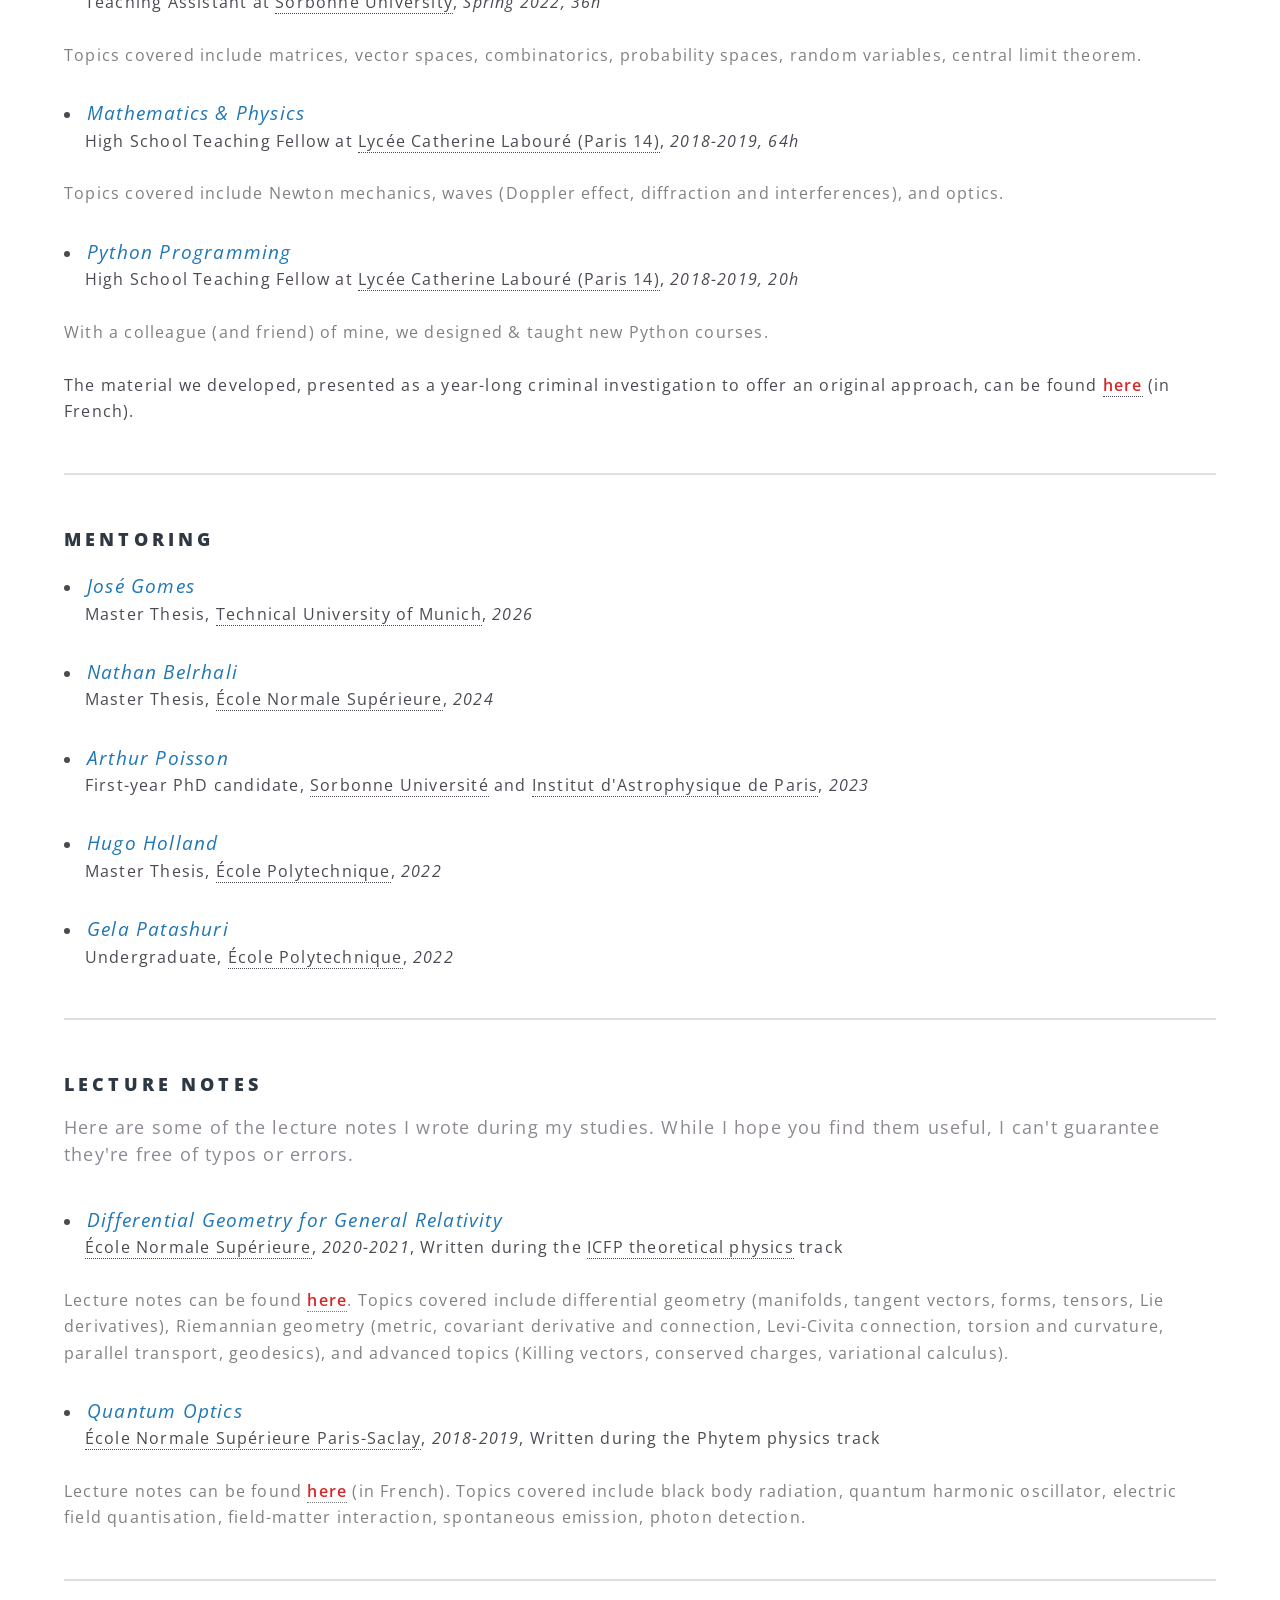
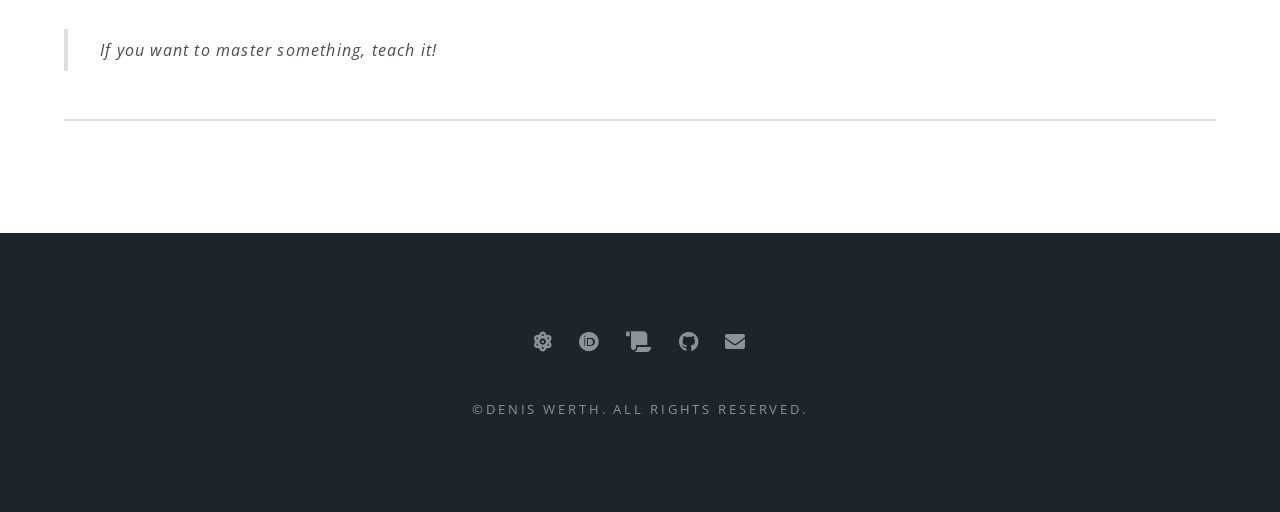
<file: Teaching.html>
<!DOCTYPE HTML>
<!--
	Spectral by HTML5 UP
	html5up.net | @ajlkn
	Free for personal and commercial use under the CCA 3.0 license (html5up.net/license)
-->
<html>
	<head>
		<title>Denis Werth</title>
		<meta charset="utf-8" />
		<meta name="viewport" content="width=device-width, initial-scale=1, user-scalable=no" />
		<link rel="stylesheet" href="assets/css/main.css" />
		<noscript><link rel="stylesheet" href="assets/css/noscript.css" /></noscript>
		<link rel="icon" href="favicon.ico" sizes="any" />
		<link rel="icon" href="favicon-32x32.png" type="image/png" sizes="32x32" />
		<link rel="apple-touch-icon" href="apple-touch-icon.png" />
		<script defer src="https://cloud.umami.is/script.js" data-website-id="fb7ce2aa-0270-4123-8395-282611e30c7a"></script>
	</head>
	<body class="is-preload">

		<!-- Page Wrapper -->
			<div id="page-wrapper">

				<!-- Header -->
					<header id="header">
						<h1><a href="index.html">Denis Werth</a></h1>
						<nav id="nav">
							<ul>
								<li class="special">
									<a href="#menu" class="menuToggle"><span>Menu</span></a>
									<div id="menu">
										<ul>
											<li><a href="index.html">Home</a></li>
											<li><a href="Research.html">Research</a></li>
											<li><a href="Publications.html">Publications</a></li>
											<li><a href="Talks.html">Talks</a></li>
											<li><a href="Teaching.html">Teaching</a></li>
											<li><a href="PDF/CV.pdf" download>CV</a></li>
											<li><a href="AboutMe.html">About Me</a></li>
											<li><a href="Contact.html">Contact</a></li>
										</ul>
									</div>
								</li>
							</ul>
						</nav>
					</header>

				<!-- Main -->
					<article id="main">
						<header>
							<h2>Teaching</h2>
						</header>
						<section class="wrapper style5">
							<div class="inner">

								<section>
									<p> Teaching is a core passion of mine, as I believe it's an integral part of being a researcher. <!--What I find most rewarding is the opportunity to learn alongside my students and gain insights from their diverse perspectives.--> Below you can find courses I've taught, students I've co-supervised, and lecture notes I wrote.
									<hr />
								</section>


								<section>
									<header>
										<h3>Teaching</h3>
									</header>

										<li> <span style="color: rgb(31, 119, 180);"> <i style="font-size: 1.2em;">Quantum Field Theory I</i> </span> </li>
												<p> &nbsp;&nbsp;&nbsp;  Teaching Assistant at <a href="https://academics.nat.tum.de/en/msc/ph">Technische Universität München (TUM)</a>, <em>Fall 2025, 36h</em>  <br><br> <span style="color: grey;">Topics covered include group theory, canonical/path integral quantization, symmetries and Ward identities, scattering theory, perturbation theory, loop integrals and regularization techniques, renormalization theory, QED.</p>


										<li> <span style="color: rgb(31, 119, 180);"> <i style="font-size: 1.2em;">The Time Flow of Cosmological Correlators</i> </span> </li>
												<p> &nbsp;&nbsp;&nbsp;  Cosmology Beyond the Analytic Lamppost (CoBALt) at <a href="https://www.institut-pascal.universite-paris-saclay.fr">Institut Pascal</a>, <em>Summer 2025, 6h</em>  <br><br> <span style="color: grey;">Topics covered include primordial fluctuations, cosmological correlators, canonical in-in formalism, cosmological flow, hands-on tutorial sessions with CosmoFlow.</p>  <b>Lecture notes</b> with exercises can be found <a href="PDF/Lectures_on_the_Cosmological_Flow.pdf" download><strong><span style="color: rgb(214, 39, 40);">here</span></strong></a>. <br> <b>Lecture materials</b> (including ready-to-use Jupyter Notebooks) are available at <a href="https://github.com/deniswerth/CosmoFlow">this Github repository</a>. </p>


										<li> <span style="color: rgb(31, 119, 180);"> <i style="font-size: 1.2em;">Special Relativity & Advanced Mechanics</i> </span> </li>
												<p> &nbsp;&nbsp;&nbsp;  Teaching Assistant at <a href="https://sciences.sorbonne-universite.fr/en/research-areas/physics">Sorbonne University</a>, <em>Fall 2023, 36h</em>  <br><br> <span style="color: grey;">Topics covered include physics in Minkowski spacetime, group theory, relativistic particle physics and electromagnetism, Lagrangian and Hamiltonian mechanics, canonical transformations, and Hamilton-Jacobi. </span> <br><br> <b>Problem sets/lecture notes</b> I wrote can be found <a href="PDF/Mechanics_Relativity_Problem_Sets.pdf" download><strong><span style="color: rgb(214, 39, 40);">here</span></strong></a> (in French). Each section corresponds to a 2h session. <b>Solutions</b> to some exercises are available <a href="PDF/Mechanics_Relativity_Solutions.pdf" download><strong><span style="color: rgb(214, 39, 40);">here</span></strong></a>. <br> The special relativity <b>exam</b> can be found <a href="PDF/Mechanics_Relativity_Exam1.pdf" download><strong><span style="color: rgb(214, 39, 40);">here</span></strong></a>, with the corresponding <b>solutions</b> <a href="PDF/Mechanics_Relativity_Exam1Solutions.pdf" download><strong><span style="color: rgb(214, 39, 40);">here</span></strong></a>. <br> The advanced mechanics <b>exam</b> can be found <a href="PDF/Mechanics_Relativity_Exam2.pdf" download><strong><span style="color: rgb(214, 39, 40);">here</span></strong></a>, with the corresponding solutions <a href="PDF/Mechanics_Relativity_Exam2Solutions.pdf" download><strong><span style="color: rgb(214, 39, 40);">here</span></strong></a>. <br> I designed a <b>2h introductory session on string theory</b> for undergraduate students, taking advantage of our extra time in the schedule. The material I developed for this session can be found <a href="PDF/StringTheory.pdf" download><strong><span style="color: rgb(214, 39, 40);">here</span></strong></a>. </p>

										<li> <span style="color: rgb(31, 119, 180);"> <i style="font-size: 1.2em;">Mathematical Tools for Physics</i> </span> </li>
												<p> &nbsp;&nbsp;&nbsp;  Teaching Assistant at <a href="https://sciences.sorbonne-universite.fr/en/research-areas/physics">Sorbonne University</a>, <em>Fall 2022, 36h & Fall 2023, 36h</em>  <br><br> <span style="color: grey;">Topics covered include integrals, differential equations, multivariate functions, vector calculus, multi-dimensional integrals, Fourier series, and Fourier transforms.</p>

										<li> <span style="color: rgb(31, 119, 180);"> <i style="font-size: 1.2em;">Algebra I</i> </span> </li>
												<p> &nbsp;&nbsp;&nbsp;  Teaching Assistant at <a href="https://sciences.sorbonne-universite.fr/en/research-areas/physics">Sorbonne University</a>, <em>Spring 2022, 36h</em>  <br><br> <span style="color: grey;">Topics covered include matrices, vector spaces, combinatorics, probability spaces, random variables, central limit theorem.</p>

										<li> <span style="color: rgb(31, 119, 180);"> <i style="font-size: 1.2em;">Mathematics & Physics</i> </span> </li>
												<p> &nbsp;&nbsp;&nbsp;  High School Teaching Fellow at <a href="https://www.saintecatherinelaboure.com">Lycée Catherine Labouré (Paris 14)</a>, <em>2018-2019, 64h</em>  <br><br> <span style="color: grey;">Topics covered include Newton mechanics, waves (Doppler effect, diffraction and interferences), and optics.</p>

										<li> <span style="color: rgb(31, 119, 180);"> <i style="font-size: 1.2em;">Python Programming</i> </span> </li>
												<p> &nbsp;&nbsp;&nbsp;  High School Teaching Fellow at <a href="https://www.saintecatherinelaboure.com">Lycée Catherine Labouré (Paris 14)</a>, <em>2018-2019, 20h</em>  <br><br> <span style="color: grey;">With a colleague (and friend) of mine, we designed & taught new Python courses. </span> <br><br> The material we developed, presented as a year-long criminal investigation to offer an original approach, can be found <a href="PDF/Projet_stage_pedagogique.pdf" download><strong><span style="color: rgb(214, 39, 40);">here</span></strong></a> (in French).</p>

									<header>
										<hr />
										<h3>Mentoring</h3>
									</header>
												<li> <span style="color: rgb(31, 119, 180);"> <i style="font-size: 1.2em;">José Gomes</i> </span> </li>
												<p> &nbsp;&nbsp;&nbsp; Master Thesis, <a href="https://www.tum.de/en/">Technical University of Munich</a>, <em>2026</em></p>

												<li> <span style="color: rgb(31, 119, 180);"> <i style="font-size: 1.2em;">Nathan Belrhali</i> </span> </li>
												<p> &nbsp;&nbsp;&nbsp; Master Thesis, <a href="https://www.phys.ens.fr/en">École Normale Supérieure</a>, <em>2024</em></p>

												<li> <span style="color: rgb(31, 119, 180);"> <i style="font-size: 1.2em;">Arthur Poisson</i> </span> </li>
												<p> &nbsp;&nbsp;&nbsp; First-year PhD candidate, <a href="https://sciences.sorbonne-universite.fr/en">Sorbonne Université</a> and <a href="https://www.iap.fr/?langue=en">Institut d'Astrophysique de Paris</a>, <em>2023</em></p>

												<li> <span style="color: rgb(31, 119, 180);"> <i style="font-size: 1.2em;">Hugo Holland</i> </span> </li>
												<p> &nbsp;&nbsp;&nbsp; Master Thesis, <a href="https://www.polytechnique.edu">École Polytechnique</a>, <em>2022</em></p>

												<li> <span style="color: rgb(31, 119, 180);"> <i style="font-size: 1.2em;">Gela Patashuri</i> </span> </li>
												<p> &nbsp;&nbsp;&nbsp; Undergraduate, <a href="https://www.polytechnique.edu">École Polytechnique</a>, <em>2022</em></p>

									<header>
										<hr />
										<h3>Lecture Notes</h3>
										<p>Here are some of the lecture notes I wrote during my studies. While I hope you find them useful, I can't guarantee they're free of typos or errors.</p>
									</header>
												<li> <span style="color: rgb(31, 119, 180);"> <i style="font-size: 1.2em;">Differential Geometry for General Relativity</i> </span> </li>
												<p> &nbsp;&nbsp;&nbsp; <a href="https://www.phys.ens.fr/en">École Normale Supérieure</a>, <em>2020-2021</em>, Written during the <a href="https://www.phys.ens.fr/en/formations/m2-icfp">ICFP theoretical physics</a> track <br><br> <span style="color: grey;">Lecture notes can be found <a href="PDF/Differential_Geometry_Notes.pdf" download><strong><span style="color: rgb(214, 39, 40);">here</span></strong></a>. Topics covered include differential geometry (manifolds, tangent vectors, forms, tensors, Lie derivatives), Riemannian geometry (metric, covariant derivative and connection, Levi-Civita connection, torsion and curvature, parallel transport, geodesics), and advanced topics (Killing vectors, conserved charges, variational calculus).</span></p>

												<li> <span style="color: rgb(31, 119, 180);"> <i style="font-size: 1.2em;">Quantum Optics</i> </span> </li>
												<p> &nbsp;&nbsp;&nbsp; <a href="https://ens-paris-saclay.fr">École Normale Supérieure Paris-Saclay</a>, <em>2018-2019</em>, Written during the Phytem physics track <br><br> <span style="color: grey;">Lecture notes can be found <a href="PDF/Cours_Optique_Quantique.pdf" download><strong><span style="color: rgb(214, 39, 40);">here</span></strong></a> (in French). Topics covered include black body radiation, quantum harmonic oscillator, electric field quantisation, field-matter interaction, spontaneous emission, photon detection.</span></p>

								</section>

								<section>
									<hr />
										<blockquote>If you want to master something, teach it!</blockquote>
									<hr />
								</section>

							</div>
						</section>

					</article>

				<!-- Footer -->
					<footer id="footer">
						<ul class="icons">
        					<li><a href="https://inspirehep.net/authors/2150874" class="icon solid fa-atom" target="_blank"><span class="label">INSPIRE</span></a></li>
        					<li><a href="https://orcid.org/0000-0002-3431-8186" class="icon brands fa-orcid" target="_blank"><span class="label">ORCID</span></a></li>
        					<li><a href="https://arxiv.org/search/?searchtype=author&amp;query=Werth%2C+D" class="icon solid fa-scroll" target="_blank"><span class="label">arXiv</span></a></li>
        					<li><a href="https://github.com/deniswerth" class="icon brands fa-github" target="_blank"><span class="label">GitHub</span></a></li>
        					<li><a href="mailto:denis.werth@mpp.mpg.de" class="icon solid fa-envelope"><span class="label">Email</span></a></li>
						</ul>
						<ul class="copyright">
							<li>&copy;Denis Werth. All rights reserved.</li>
							<!-- <li>Last updated: August 19, 2026</li> -->
						</ul>
					</footer>

			</div>

		<!-- Scripts -->
			<script src="assets/js/jquery.min.js"></script>
			<script src="assets/js/jquery.scrollex.min.js"></script>
			<script src="assets/js/jquery.scrolly.min.js"></script>
			<script src="assets/js/browser.min.js"></script>
			<script src="assets/js/breakpoints.min.js"></script>
			<script src="assets/js/util.js"></script>
			<script src="assets/js/main.js"></script>

	</body>
</html>
</file>
<file: assets/css/noscript.css>
/*
	Spectral by HTML5 UP
	html5up.net | @ajlkn
	Free for personal and commercial use under the CCA 3.0 license (html5up.net/license)
*/

/* Banner */

	body.is-preload #banner h2 {
		-moz-transform: none;
		-webkit-transform: none;
		-ms-transform: none;
		transform: none;
		opacity: 1;
	}

		body.is-preload #banner h2:before, body.is-preload #banner h2:after {
			width: 100%;
		}

	body.is-preload #banner .more {
		-moz-transform: none;
		-webkit-transform: none;
		-ms-transform: none;
		transform: none;
		opacity: 1;
	}

	body.is-preload #banner:after {
		opacity: 0;
	}
</file>
<file: assets/css/main.css>
@import url(fontawesome-all.min.css);
@import url("https://fonts.googleapis.com/css?family=Open+Sans:400,400italic,600,600italic,800,800italic");

/*
	Spectral by HTML5 UP
	html5up.net | @ajlkn
	Free for personal and commercial use under the CCA 3.0 license (html5up.net/license)
*/

html, body, div, span, applet, object,
iframe, h1, h2, h3, h4, h5, h6, p, blockquote,
pre, a, abbr, acronym, address, big, cite,
code, del, dfn, em, img, ins, kbd, q, s, samp,
small, strike, strong, sub, sup, tt, var, b,
u, i, center, dl, dt, dd, ol, ul, li, fieldset,
form, label, legend, table, caption, tbody,
tfoot, thead, tr, th, td, article, aside,
canvas, details, embed, figure, figcaption,
footer, header, hgroup, menu, nav, output, ruby,
section, summary, time, mark, audio, video {
	margin: 0;
	padding: 0;
	border: 0;
	font-size: 100%;
	font: inherit;
	vertical-align: baseline;}

article, aside, details, figcaption, figure,
footer, header, hgroup, menu, nav, section {
	display: block;}

body {
	line-height: 1;
}

ol, ul {
	list-style: none;
}

blockquote, q {
	quotes: none;
}

	blockquote:before, blockquote:after, q:before, q:after {
		content: '';
		content: none;
	}

table {
	border-collapse: collapse;
	border-spacing: 0;
}

body {
	-webkit-text-size-adjust: none;
}

mark {
	background-color: transparent;
	color: inherit;
}

input::-moz-focus-inner {
	border: 0;
	padding: 0;
}

input, select, textarea {
	-moz-appearance: none;
	-webkit-appearance: none;
	-ms-appearance: none;
	appearance: none;
}

/* Basic */

	@-ms-viewport {
		width: device-width;
	}

	html {
		box-sizing: border-box;
	}

	*, *:before, *:after {
		box-sizing: inherit;
	}

	body {
		background: #2e3842;
	}

		body.is-preload *, body.is-preload *:before, body.is-preload *:after {
			-moz-animation: none !important;
			-webkit-animation: none !important;
			-ms-animation: none !important;
			animation: none !important;
			-moz-transition: none !important;
			-webkit-transition: none !important;
			-ms-transition: none !important;
			transition: none !important;
		}

	body, input, select, textarea {
		color: #fff;
		font-family: "Open Sans", Helvetica, sans-serif;
		font-size: 15pt;
		font-weight: 400;
		letter-spacing: 0.075em;
		line-height: 1.65em;
	}

		@media screen and (max-width: 1680px) {

			body, input, select, textarea {
				font-size: 13pt;
			}

		}

		@media screen and (max-width: 1280px) {

			body, input, select, textarea {
				font-size: 12pt;
			}

		}

		@media screen and (max-width: 736px) {

			body, input, select, textarea {
				font-size: 11pt;
				letter-spacing: 0.0375em;
			}

		}

	a {
		-moz-transition: color 0.2s ease, border-bottom-color 0.2s ease;
		-webkit-transition: color 0.2s ease, border-bottom-color 0.2s ease;
		-ms-transition: color 0.2s ease, border-bottom-color 0.2s ease;
		transition: color 0.2s ease, border-bottom-color 0.2s ease;
		border-bottom: dotted 1px;
		color: inherit;
		text-decoration: none;
	}

		a:hover {
			border-bottom-color: transparent;
		}

	strong, b {
		color: #fff;
		font-weight: 600;
	}

	em, i {
		font-style: italic;
	}

	p {
		margin: 0 0 2em 0;
	}

	h1, h2, h3, h4, h5, h6 {
		color: #fff;
		font-weight: 800;
		letter-spacing: 0.225em;
		line-height: 1em;
		margin: 0 0 1em 0;
		text-transform: uppercase;
	}

		h1 a, h2 a, h3 a, h4 a, h5 a, h6 a {
			color: inherit;
			text-decoration: none;
		}

	h2 {
		font-size: 1.35em;
		line-height: 1.75em;
	}

		@media screen and (max-width: 736px) {

			h2 {
				font-size: 1.1em;
				line-height: 1.65em;
			}

		}

	h3 {
		font-size: 1.15em;
		line-height: 1.75em;
	}

		@media screen and (max-width: 736px) {

			h3 {
				font-size: 1em;
				line-height: 1.65em;
			}

		}

	h4 {
		font-size: 1em;
		line-height: 1.5em;
	}

	h5 {
		font-size: 0.8em;
		line-height: 1.5em;
	}

	h6 {
		font-size: 0.7em;
		line-height: 1.5em;
	}

	sub {
		font-size: 0.8em;
		position: relative;
		top: 0.5em;
	}

	sup {
		font-size: 0.8em;
		position: relative;
		top: -0.5em;
	}

	hr {
		border: 0;
		border-bottom: solid 2px #fff;
		margin: 3em 0;
	}

		hr.major {
			margin: 4.5em 0;
		}

	blockquote {
		border-left: solid 4px #fff;
		font-style: italic;
		margin: 0 0 2em 0;
		padding: 0.5em 0 0.5em 2em;
	}

	code {
		background: rgba(144, 144, 144, 0.25);
		border-radius: 3px;
		font-family: "Courier New", monospace;
		font-size: 0.9em;
		letter-spacing: 0;
		margin: 0 0.25em;
		padding: 0.25em 0.65em;
	}

	pre {
		-webkit-overflow-scrolling: touch;
		font-family: "Courier New", monospace;
		font-size: 0.9em;
		margin: 0 0 2em 0;
	}

		pre code {
			display: block;
			line-height: 1.75em;
			padding: 1em 1.5em;
			overflow-x: auto;
		}

	.align-left {
		text-align: left;
	}

	.align-center {
		text-align: center;
	}

	.align-right {
		text-align: right;
	}

/* Row */

	.row {
		display: flex;
		flex-wrap: wrap;
		box-sizing: border-box;
		align-items: stretch;
	}

		.row > * {
			box-sizing: border-box;
		}

		.row.gtr-uniform > * > :last-child {
			margin-bottom: 0;
		}

		.row.aln-left {
			justify-content: flex-start;
		}

		.row.aln-center {
			justify-content: center;
		}

		.row.aln-right {
			justify-content: flex-end;
		}

		.row.aln-top {
			align-items: flex-start;
		}

		.row.aln-middle {
			align-items: center;
		}

		.row.aln-bottom {
			align-items: flex-end;
		}

		.row > .imp {
			order: -1;
		}

		.row > .col-1 {
			width: 8.33333%;
		}

		.row > .off-1 {
			margin-left: 8.33333%;
		}

		.row > .col-2 {
			width: 16.66667%;
		}

		.row > .off-2 {
			margin-left: 16.66667%;
		}

		.row > .col-3 {
			width: 25%;
		}

		.row > .off-3 {
			margin-left: 25%;
		}

		.row > .col-4 {
			width: 33.33333%;
		}

		.row > .off-4 {
			margin-left: 33.33333%;
		}

		.row > .col-5 {
			width: 41.66667%;
		}

		.row > .off-5 {
			margin-left: 41.66667%;
		}

		.row > .col-6 {
			width: 50%;
		}

		.row > .off-6 {
			margin-left: 50%;
		}

		.row > .col-7 {
			width: 58.33333%;
		}

		.row > .off-7 {
			margin-left: 58.33333%;
		}

		.row > .col-8 {
			width: 66.66667%;
		}

		.row > .off-8 {
			margin-left: 66.66667%;
		}

		.row > .col-9 {
			width: 75%;
		}

		.row > .off-9 {
			margin-left: 75%;
		}

		.row > .col-10 {
			width: 83.33333%;
		}

		.row > .off-10 {
			margin-left: 83.33333%;
		}

		.row > .col-11 {
			width: 91.66667%;
		}

		.row > .off-11 {
			margin-left: 91.66667%;
		}

		.row > .col-12 {
			width: 100%;
		}

		.row > .off-12 {
			margin-left: 100%;
		}

		.row.gtr-0 {
			margin-top: 0;
			margin-left: 0em;
		}

			.row.gtr-0 > * {
				padding: 0 0 0 0em;
			}

			.row.gtr-0.gtr-uniform {
				margin-top: 0em;
			}

				.row.gtr-0.gtr-uniform > * {
					padding-top: 0em;
				}

		.row.gtr-25 {
			margin-top: 0;
			margin-left: -0.375em;
		}

			.row.gtr-25 > * {
				padding: 0 0 0 0.375em;
			}

			.row.gtr-25.gtr-uniform {
				margin-top: -0.375em;
			}

				.row.gtr-25.gtr-uniform > * {
					padding-top: 0.375em;
				}

		.row.gtr-50 {
			margin-top: 0;
			margin-left: -0.75em;
		}

			.row.gtr-50 > * {
				padding: 0 0 0 0.75em;
			}

			.row.gtr-50.gtr-uniform {
				margin-top: -0.75em;
			}

				.row.gtr-50.gtr-uniform > * {
					padding-top: 0.75em;
				}

		.row {
			margin-top: 0;
			margin-left: -1.5em;
		}

			.row > * {
				padding: 0 0 0 1.5em;
			}

			.row.gtr-uniform {
				margin-top: -1.5em;
			}

				.row.gtr-uniform > * {
					padding-top: 1.5em;
				}

		.row.gtr-150 {
			margin-top: 0;
			margin-left: -2.25em;
		}

			.row.gtr-150 > * {
				padding: 0 0 0 2.25em;
			}

			.row.gtr-150.gtr-uniform {
				margin-top: -2.25em;
			}

				.row.gtr-150.gtr-uniform > * {
					padding-top: 2.25em;
				}

		.row.gtr-200 {
			margin-top: 0;
			margin-left: -3em;
		}

			.row.gtr-200 > * {
				padding: 0 0 0 3em;
			}

			.row.gtr-200.gtr-uniform {
				margin-top: -3em;
			}

				.row.gtr-200.gtr-uniform > * {
					padding-top: 3em;
				}

		@media screen and (max-width: 1680px) {

			.row {
				display: flex;
				flex-wrap: wrap;
				box-sizing: border-box;
				align-items: stretch;
			}

				.row > * {
					box-sizing: border-box;
				}

				.row.gtr-uniform > * > :last-child {
					margin-bottom: 0;
				}

				.row.aln-left {
					justify-content: flex-start;
				}

				.row.aln-center {
					justify-content: center;
				}

				.row.aln-right {
					justify-content: flex-end;
				}

				.row.aln-top {
					align-items: flex-start;
				}

				.row.aln-middle {
					align-items: center;
				}

				.row.aln-bottom {
					align-items: flex-end;
				}

				.row > .imp-xlarge {
					order: -1;
				}

				.row > .col-1-xlarge {
					width: 8.33333%;
				}

				.row > .off-1-xlarge {
					margin-left: 8.33333%;
				}

				.row > .col-2-xlarge {
					width: 16.66667%;
				}

				.row > .off-2-xlarge {
					margin-left: 16.66667%;
				}

				.row > .col-3-xlarge {
					width: 25%;
				}

				.row > .off-3-xlarge {
					margin-left: 25%;
				}

				.row > .col-4-xlarge {
					width: 33.33333%;
				}

				.row > .off-4-xlarge {
					margin-left: 33.33333%;
				}

				.row > .col-5-xlarge {
					width: 41.66667%;
				}

				.row > .off-5-xlarge {
					margin-left: 41.66667%;
				}

				.row > .col-6-xlarge {
					width: 50%;
				}

				.row > .off-6-xlarge {
					margin-left: 50%;
				}

				.row > .col-7-xlarge {
					width: 58.33333%;
				}

				.row > .off-7-xlarge {
					margin-left: 58.33333%;
				}

				.row > .col-8-xlarge {
					width: 66.66667%;
				}

				.row > .off-8-xlarge {
					margin-left: 66.66667%;
				}

				.row > .col-9-xlarge {
					width: 75%;
				}

				.row > .off-9-xlarge {
					margin-left: 75%;
				}

				.row > .col-10-xlarge {
					width: 83.33333%;
				}

				.row > .off-10-xlarge {
					margin-left: 83.33333%;
				}

				.row > .col-11-xlarge {
					width: 91.66667%;
				}

				.row > .off-11-xlarge {
					margin-left: 91.66667%;
				}

				.row > .col-12-xlarge {
					width: 100%;
				}

				.row > .off-12-xlarge {
					margin-left: 100%;
				}

				.row.gtr-0 {
					margin-top: 0;
					margin-left: 0em;
				}

					.row.gtr-0 > * {
						padding: 0 0 0 0em;
					}

					.row.gtr-0.gtr-uniform {
						margin-top: 0em;
					}

						.row.gtr-0.gtr-uniform > * {
							padding-top: 0em;
						}

				.row.gtr-25 {
					margin-top: 0;
					margin-left: -0.375em;
				}

					.row.gtr-25 > * {
						padding: 0 0 0 0.375em;
					}

					.row.gtr-25.gtr-uniform {
						margin-top: -0.375em;
					}

						.row.gtr-25.gtr-uniform > * {
							padding-top: 0.375em;
						}

				.row.gtr-50 {
					margin-top: 0;
					margin-left: -0.75em;
				}

					.row.gtr-50 > * {
						padding: 0 0 0 0.75em;
					}

					.row.gtr-50.gtr-uniform {
						margin-top: -0.75em;
					}

						.row.gtr-50.gtr-uniform > * {
							padding-top: 0.75em;
						}

				.row {
					margin-top: 0;
					margin-left: -1.5em;
				}

					.row > * {
						padding: 0 0 0 1.5em;
					}

					.row.gtr-uniform {
						margin-top: -1.5em;
					}

						.row.gtr-uniform > * {
							padding-top: 1.5em;
						}

				.row.gtr-150 {
					margin-top: 0;
					margin-left: -2.25em;
				}

					.row.gtr-150 > * {
						padding: 0 0 0 2.25em;
					}

					.row.gtr-150.gtr-uniform {
						margin-top: -2.25em;
					}

						.row.gtr-150.gtr-uniform > * {
							padding-top: 2.25em;
						}

				.row.gtr-200 {
					margin-top: 0;
					margin-left: -3em;
				}

					.row.gtr-200 > * {
						padding: 0 0 0 3em;
					}

					.row.gtr-200.gtr-uniform {
						margin-top: -3em;
					}

						.row.gtr-200.gtr-uniform > * {
							padding-top: 3em;
						}

		}

		@media screen and (max-width: 1280px) {

			.row {
				display: flex;
				flex-wrap: wrap;
				box-sizing: border-box;
				align-items: stretch;
			}

				.row > * {
					box-sizing: border-box;
				}

				.row.gtr-uniform > * > :last-child {
					margin-bottom: 0;
				}

				.row.aln-left {
					justify-content: flex-start;
				}

				.row.aln-center {
					justify-content: center;
				}

				.row.aln-right {
					justify-content: flex-end;
				}

				.row.aln-top {
					align-items: flex-start;
				}

				.row.aln-middle {
					align-items: center;
				}

				.row.aln-bottom {
					align-items: flex-end;
				}

				.row > .imp-large {
					order: -1;
				}

				.row > .col-1-large {
					width: 8.33333%;
				}

				.row > .off-1-large {
					margin-left: 8.33333%;
				}

				.row > .col-2-large {
					width: 16.66667%;
				}

				.row > .off-2-large {
					margin-left: 16.66667%;
				}

				.row > .col-3-large {
					width: 25%;
				}

				.row > .off-3-large {
					margin-left: 25%;
				}

				.row > .col-4-large {
					width: 33.33333%;
				}

				.row > .off-4-large {
					margin-left: 33.33333%;
				}

				.row > .col-5-large {
					width: 41.66667%;
				}

				.row > .off-5-large {
					margin-left: 41.66667%;
				}

				.row > .col-6-large {
					width: 50%;
				}

				.row > .off-6-large {
					margin-left: 50%;
				}

				.row > .col-7-large {
					width: 58.33333%;
				}

				.row > .off-7-large {
					margin-left: 58.33333%;
				}

				.row > .col-8-large {
					width: 66.66667%;
				}

				.row > .off-8-large {
					margin-left: 66.66667%;
				}

				.row > .col-9-large {
					width: 75%;
				}

				.row > .off-9-large {
					margin-left: 75%;
				}

				.row > .col-10-large {
					width: 83.33333%;
				}

				.row > .off-10-large {
					margin-left: 83.33333%;
				}

				.row > .col-11-large {
					width: 91.66667%;
				}

				.row > .off-11-large {
					margin-left: 91.66667%;
				}

				.row > .col-12-large {
					width: 100%;
				}

				.row > .off-12-large {
					margin-left: 100%;
				}

				.row.gtr-0 {
					margin-top: 0;
					margin-left: 0em;
				}

					.row.gtr-0 > * {
						padding: 0 0 0 0em;
					}

					.row.gtr-0.gtr-uniform {
						margin-top: 0em;
					}

						.row.gtr-0.gtr-uniform > * {
							padding-top: 0em;
						}

				.row.gtr-25 {
					margin-top: 0;
					margin-left: -0.375em;
				}

					.row.gtr-25 > * {
						padding: 0 0 0 0.375em;
					}

					.row.gtr-25.gtr-uniform {
						margin-top: -0.375em;
					}

						.row.gtr-25.gtr-uniform > * {
							padding-top: 0.375em;
						}

				.row.gtr-50 {
					margin-top: 0;
					margin-left: -0.75em;
				}

					.row.gtr-50 > * {
						padding: 0 0 0 0.75em;
					}

					.row.gtr-50.gtr-uniform {
						margin-top: -0.75em;
					}

						.row.gtr-50.gtr-uniform > * {
							padding-top: 0.75em;
						}

				.row {
					margin-top: 0;
					margin-left: -1.5em;
				}

					.row > * {
						padding: 0 0 0 1.5em;
					}

					.row.gtr-uniform {
						margin-top: -1.5em;
					}

						.row.gtr-uniform > * {
							padding-top: 1.5em;
						}

				.row.gtr-150 {
					margin-top: 0;
					margin-left: -2.25em;
				}

					.row.gtr-150 > * {
						padding: 0 0 0 2.25em;
					}

					.row.gtr-150.gtr-uniform {
						margin-top: -2.25em;
					}

						.row.gtr-150.gtr-uniform > * {
							padding-top: 2.25em;
						}

				.row.gtr-200 {
					margin-top: 0;
					margin-left: -3em;
				}

					.row.gtr-200 > * {
						padding: 0 0 0 3em;
					}

					.row.gtr-200.gtr-uniform {
						margin-top: -3em;
					}

						.row.gtr-200.gtr-uniform > * {
							padding-top: 3em;
						}

		}

		@media screen and (max-width: 980px) {

			.row {
				display: flex;
				flex-wrap: wrap;
				box-sizing: border-box;
				align-items: stretch;
			}

				.row > * {
					box-sizing: border-box;
				}

				.row.gtr-uniform > * > :last-child {
					margin-bottom: 0;
				}

				.row.aln-left {
					justify-content: flex-start;
				}

				.row.aln-center {
					justify-content: center;
				}

				.row.aln-right {
					justify-content: flex-end;
				}

				.row.aln-top {
					align-items: flex-start;
				}

				.row.aln-middle {
					align-items: center;
				}

				.row.aln-bottom {
					align-items: flex-end;
				}

				.row > .imp-medium {
					order: -1;
				}

				.row > .col-1-medium {
					width: 8.33333%;
				}

				.row > .off-1-medium {
					margin-left: 8.33333%;
				}

				.row > .col-2-medium {
					width: 16.66667%;
				}

				.row > .off-2-medium {
					margin-left: 16.66667%;
				}

				.row > .col-3-medium {
					width: 25%;
				}

				.row > .off-3-medium {
					margin-left: 25%;
				}

				.row > .col-4-medium {
					width: 33.33333%;
				}

				.row > .off-4-medium {
					margin-left: 33.33333%;
				}

				.row > .col-5-medium {
					width: 41.66667%;
				}

				.row > .off-5-medium {
					margin-left: 41.66667%;
				}

				.row > .col-6-medium {
					width: 50%;
				}

				.row > .off-6-medium {
					margin-left: 50%;
				}

				.row > .col-7-medium {
					width: 58.33333%;
				}

				.row > .off-7-medium {
					margin-left: 58.33333%;
				}

				.row > .col-8-medium {
					width: 66.66667%;
				}

				.row > .off-8-medium {
					margin-left: 66.66667%;
				}

				.row > .col-9-medium {
					width: 75%;
				}

				.row > .off-9-medium {
					margin-left: 75%;
				}

				.row > .col-10-medium {
					width: 83.33333%;
				}

				.row > .off-10-medium {
					margin-left: 83.33333%;
				}

				.row > .col-11-medium {
					width: 91.66667%;
				}

				.row > .off-11-medium {
					margin-left: 91.66667%;
				}

				.row > .col-12-medium {
					width: 100%;
				}

				.row > .off-12-medium {
					margin-left: 100%;
				}

				.row.gtr-0 {
					margin-top: 0;
					margin-left: 0em;
				}

					.row.gtr-0 > * {
						padding: 0 0 0 0em;
					}

					.row.gtr-0.gtr-uniform {
						margin-top: 0em;
					}

						.row.gtr-0.gtr-uniform > * {
							padding-top: 0em;
						}

				.row.gtr-25 {
					margin-top: 0;
					margin-left: -0.375em;
				}

					.row.gtr-25 > * {
						padding: 0 0 0 0.375em;
					}

					.row.gtr-25.gtr-uniform {
						margin-top: -0.375em;
					}

						.row.gtr-25.gtr-uniform > * {
							padding-top: 0.375em;
						}

				.row.gtr-50 {
					margin-top: 0;
					margin-left: -0.75em;
				}

					.row.gtr-50 > * {
						padding: 0 0 0 0.75em;
					}

					.row.gtr-50.gtr-uniform {
						margin-top: -0.75em;
					}

						.row.gtr-50.gtr-uniform > * {
							padding-top: 0.75em;
						}

				.row {
					margin-top: 0;
					margin-left: -1.5em;
				}

					.row > * {
						padding: 0 0 0 1.5em;
					}

					.row.gtr-uniform {
						margin-top: -1.5em;
					}

						.row.gtr-uniform > * {
							padding-top: 1.5em;
						}

				.row.gtr-150 {
					margin-top: 0;
					margin-left: -2.25em;
				}

					.row.gtr-150 > * {
						padding: 0 0 0 2.25em;
					}

					.row.gtr-150.gtr-uniform {
						margin-top: -2.25em;
					}

						.row.gtr-150.gtr-uniform > * {
							padding-top: 2.25em;
						}

				.row.gtr-200 {
					margin-top: 0;
					margin-left: -3em;
				}

					.row.gtr-200 > * {
						padding: 0 0 0 3em;
					}

					.row.gtr-200.gtr-uniform {
						margin-top: -3em;
					}

						.row.gtr-200.gtr-uniform > * {
							padding-top: 3em;
						}

		}

		@media screen and (max-width: 736px) {

			.row {
				display: flex;
				flex-wrap: wrap;
				box-sizing: border-box;
				align-items: stretch;
			}

				.row > * {
					box-sizing: border-box;
				}

				.row.gtr-uniform > * > :last-child {
					margin-bottom: 0;
				}

				.row.aln-left {
					justify-content: flex-start;
				}

				.row.aln-center {
					justify-content: center;
				}

				.row.aln-right {
					justify-content: flex-end;
				}

				.row.aln-top {
					align-items: flex-start;
				}

				.row.aln-middle {
					align-items: center;
				}

				.row.aln-bottom {
					align-items: flex-end;
				}

				.row > .imp-small {
					order: -1;
				}

				.row > .col-1-small {
					width: 8.33333%;
				}

				.row > .off-1-small {
					margin-left: 8.33333%;
				}

				.row > .col-2-small {
					width: 16.66667%;
				}

				.row > .off-2-small {
					margin-left: 16.66667%;
				}

				.row > .col-3-small {
					width: 25%;
				}

				.row > .off-3-small {
					margin-left: 25%;
				}

				.row > .col-4-small {
					width: 33.33333%;
				}

				.row > .off-4-small {
					margin-left: 33.33333%;
				}

				.row > .col-5-small {
					width: 41.66667%;
				}

				.row > .off-5-small {
					margin-left: 41.66667%;
				}

				.row > .col-6-small {
					width: 50%;
				}

				.row > .off-6-small {
					margin-left: 50%;
				}

				.row > .col-7-small {
					width: 58.33333%;
				}

				.row > .off-7-small {
					margin-left: 58.33333%;
				}

				.row > .col-8-small {
					width: 66.66667%;
				}

				.row > .off-8-small {
					margin-left: 66.66667%;
				}

				.row > .col-9-small {
					width: 75%;
				}

				.row > .off-9-small {
					margin-left: 75%;
				}

				.row > .col-10-small {
					width: 83.33333%;
				}

				.row > .off-10-small {
					margin-left: 83.33333%;
				}

				.row > .col-11-small {
					width: 91.66667%;
				}

				.row > .off-11-small {
					margin-left: 91.66667%;
				}

				.row > .col-12-small {
					width: 100%;
				}

				.row > .off-12-small {
					margin-left: 100%;
				}

				.row.gtr-0 {
					margin-top: 0;
					margin-left: 0em;
				}

					.row.gtr-0 > * {
						padding: 0 0 0 0em;
					}

					.row.gtr-0.gtr-uniform {
						margin-top: 0em;
					}

						.row.gtr-0.gtr-uniform > * {
							padding-top: 0em;
						}

				.row.gtr-25 {
					margin-top: 0;
					margin-left: -0.375em;
				}

					.row.gtr-25 > * {
						padding: 0 0 0 0.375em;
					}

					.row.gtr-25.gtr-uniform {
						margin-top: -0.375em;
					}

						.row.gtr-25.gtr-uniform > * {
							padding-top: 0.375em;
						}

				.row.gtr-50 {
					margin-top: 0;
					margin-left: -0.75em;
				}

					.row.gtr-50 > * {
						padding: 0 0 0 0.75em;
					}

					.row.gtr-50.gtr-uniform {
						margin-top: -0.75em;
					}

						.row.gtr-50.gtr-uniform > * {
							padding-top: 0.75em;
						}

				.row {
					margin-top: 0;
					margin-left: -1.5em;
				}

					.row > * {
						padding: 0 0 0 1.5em;
					}

					.row.gtr-uniform {
						margin-top: -1.5em;
					}

						.row.gtr-uniform > * {
							padding-top: 1.5em;
						}

				.row.gtr-150 {
					margin-top: 0;
					margin-left: -2.25em;
				}

					.row.gtr-150 > * {
						padding: 0 0 0 2.25em;
					}

					.row.gtr-150.gtr-uniform {
						margin-top: -2.25em;
					}

						.row.gtr-150.gtr-uniform > * {
							padding-top: 2.25em;
						}

				.row.gtr-200 {
					margin-top: 0;
					margin-left: -3em;
				}

					.row.gtr-200 > * {
						padding: 0 0 0 3em;
					}

					.row.gtr-200.gtr-uniform {
						margin-top: -3em;
					}

						.row.gtr-200.gtr-uniform > * {
							padding-top: 3em;
						}

		}

		@media screen and (max-width: 480px) {

			.row {
				display: flex;
				flex-wrap: wrap;
				box-sizing: border-box;
				align-items: stretch;
			}

				.row > * {
					box-sizing: border-box;
				}

				.row.gtr-uniform > * > :last-child {
					margin-bottom: 0;
				}

				.row.aln-left {
					justify-content: flex-start;
				}

				.row.aln-center {
					justify-content: center;
				}

				.row.aln-right {
					justify-content: flex-end;
				}

				.row.aln-top {
					align-items: flex-start;
				}

				.row.aln-middle {
					align-items: center;
				}

				.row.aln-bottom {
					align-items: flex-end;
				}

				.row > .imp-xsmall {
					order: -1;
				}

				.row > .col-1-xsmall {
					width: 8.33333%;
				}

				.row > .off-1-xsmall {
					margin-left: 8.33333%;
				}

				.row > .col-2-xsmall {
					width: 16.66667%;
				}

				.row > .off-2-xsmall {
					margin-left: 16.66667%;
				}

				.row > .col-3-xsmall {
					width: 25%;
				}

				.row > .off-3-xsmall {
					margin-left: 25%;
				}

				.row > .col-4-xsmall {
					width: 33.33333%;
				}

				.row > .off-4-xsmall {
					margin-left: 33.33333%;
				}

				.row > .col-5-xsmall {
					width: 41.66667%;
				}

				.row > .off-5-xsmall {
					margin-left: 41.66667%;
				}

				.row > .col-6-xsmall {
					width: 50%;
				}

				.row > .off-6-xsmall {
					margin-left: 50%;
				}

				.row > .col-7-xsmall {
					width: 58.33333%;
				}

				.row > .off-7-xsmall {
					margin-left: 58.33333%;
				}

				.row > .col-8-xsmall {
					width: 66.66667%;
				}

				.row > .off-8-xsmall {
					margin-left: 66.66667%;
				}

				.row > .col-9-xsmall {
					width: 75%;
				}

				.row > .off-9-xsmall {
					margin-left: 75%;
				}

				.row > .col-10-xsmall {
					width: 83.33333%;
				}

				.row > .off-10-xsmall {
					margin-left: 83.33333%;
				}

				.row > .col-11-xsmall {
					width: 91.66667%;
				}

				.row > .off-11-xsmall {
					margin-left: 91.66667%;
				}

				.row > .col-12-xsmall {
					width: 100%;
				}

				.row > .off-12-xsmall {
					margin-left: 100%;
				}

				.row.gtr-0 {
					margin-top: 0;
					margin-left: 0em;
				}

					.row.gtr-0 > * {
						padding: 0 0 0 0em;
					}

					.row.gtr-0.gtr-uniform {
						margin-top: 0em;
					}

						.row.gtr-0.gtr-uniform > * {
							padding-top: 0em;
						}

				.row.gtr-25 {
					margin-top: 0;
					margin-left: -0.375em;
				}

					.row.gtr-25 > * {
						padding: 0 0 0 0.375em;
					}

					.row.gtr-25.gtr-uniform {
						margin-top: -0.375em;
					}

						.row.gtr-25.gtr-uniform > * {
							padding-top: 0.375em;
						}

				.row.gtr-50 {
					margin-top: 0;
					margin-left: -0.75em;
				}

					.row.gtr-50 > * {
						padding: 0 0 0 0.75em;
					}

					.row.gtr-50.gtr-uniform {
						margin-top: -0.75em;
					}

						.row.gtr-50.gtr-uniform > * {
							padding-top: 0.75em;
						}

				.row {
					margin-top: 0;
					margin-left: -1.5em;
				}

					.row > * {
						padding: 0 0 0 1.5em;
					}

					.row.gtr-uniform {
						margin-top: -1.5em;
					}

						.row.gtr-uniform > * {
							padding-top: 1.5em;
						}

				.row.gtr-150 {
					margin-top: 0;
					margin-left: -2.25em;
				}

					.row.gtr-150 > * {
						padding: 0 0 0 2.25em;
					}

					.row.gtr-150.gtr-uniform {
						margin-top: -2.25em;
					}

						.row.gtr-150.gtr-uniform > * {
							padding-top: 2.25em;
						}

				.row.gtr-200 {
					margin-top: 0;
					margin-left: -3em;
				}

					.row.gtr-200 > * {
						padding: 0 0 0 3em;
					}

					.row.gtr-200.gtr-uniform {
						margin-top: -3em;
					}

						.row.gtr-200.gtr-uniform > * {
							padding-top: 3em;
						}

		}

/* Section/Article */

	section.special, article.special {
		text-align: center;
	}

	header p {
		color: rgba(255, 255, 255, 0.5);
		position: relative;
		top: -0.25em;
	}

	header h3 + p {
		font-size: 1.1em;
	}

	header h4 + p,
	header h5 + p,
	header h6 + p {
		font-size: 0.9em;
	}

	header.major {
		margin: 0 0 3.5em 0;
	}

		header.major h2, header.major h3, header.major h4, header.major h5, header.major h6 {
			border-bottom: solid 2px #fff;
			display: inline-block;
			padding-bottom: 1em;
			position: relative;
		}

			header.major h2:after, header.major h3:after, header.major h4:after, header.major h5:after, header.major h6:after {
				content: '';
				display: block;
				height: 1px;
			}

		header.major p {
			color: #fff;
			top: 0;
		}

		@media screen and (max-width: 736px) {

			header.major {
				margin: 0 0 2em 0;
			}

		}

	@media screen and (max-width: 980px) {

		header br {
			display: none;
		}

	}

/* Form */

	form {
		margin: 0 0 2em 0;
	}

	label {
		color: #fff;
		display: block;
		font-size: 0.9em;
		font-weight: 600;
		margin: 0 0 1em 0;
	}

	input[type="text"],
	input[type="password"],
	input[type="email"],
	select,
	textarea {
		-moz-appearance: none;
		-webkit-appearance: none;
		-ms-appearance: none;
		appearance: none;
		background-color: rgba(144, 144, 144, 0.25);
		border-radius: 3px;
		border: none;
		color: inherit;
		display: block;
		outline: 0;
		padding: 0 1em;
		text-decoration: none;
		width: 100%;
	}

		input[type="text"]:invalid,
		input[type="password"]:invalid,
		input[type="email"]:invalid,
		select:invalid,
		textarea:invalid {
			box-shadow: none;
		}

		input[type="text"]:focus,
		input[type="password"]:focus,
		input[type="email"]:focus,
		select:focus,
		textarea:focus {
			box-shadow: 0 0 0 2px #21b2a6;
		}

	select {
		background-size: 1.25em;
		background-repeat: no-repeat;
		background-position: calc(100% - 1em) center;
		height: 2.75em;
		padding-right: 2.75em;
		text-overflow: ellipsis;
	}

		select:focus::-ms-value {
			background-color: transparent;
		}

		select::-ms-expand {
			display: none;
		}

	input[type="text"],
	input[type="password"],
	input[type="email"],
	select {
		height: 2.75em;
	}

	textarea {
		padding: 0.75em 1em;
	}

	input[type="checkbox"],
	input[type="radio"] {
		-moz-appearance: none;
		-webkit-appearance: none;
		-ms-appearance: none;
		appearance: none;
		display: block;
		float: left;
		margin-right: -2em;
		opacity: 0;
		width: 1em;
		z-index: -1;
	}

		input[type="checkbox"] + label,
		input[type="radio"] + label {
			text-decoration: none;
			color: #fff;
			cursor: pointer;
			display: inline-block;
			font-size: 1em;
			font-weight: 400;
			padding-left: 2.4em;
			padding-right: 0.75em;
			position: relative;
		}

			input[type="checkbox"] + label:before,
			input[type="radio"] + label:before {
				-moz-osx-font-smoothing: grayscale;
				-webkit-font-smoothing: antialiased;
				display: inline-block;
				font-style: normal;
				font-variant: normal;
				text-rendering: auto;
				line-height: 1;
				text-transform: none !important;
				font-family: 'Font Awesome 5 Free';
				font-weight: 900;
			}

			input[type="checkbox"] + label:before,
			input[type="radio"] + label:before {
				background: rgba(144, 144, 144, 0.25);
				border-radius: 3px;
				content: '';
				display: inline-block;
				font-size: 0.8em;
				height: 2.0625em;
				left: 0;
				line-height: 2.0625em;
				position: absolute;
				text-align: center;
				top: 0;
				width: 2.0625em;
			}

		input[type="checkbox"]:checked + label:before,
		input[type="radio"]:checked + label:before {
			background: #2e3842;
			color: #fff;
			content: '\f00c';
		}

		input[type="checkbox"]:focus + label:before,
		input[type="radio"]:focus + label:before {
			box-shadow: 0 0 0 2px #21b2a6;
		}

	input[type="checkbox"] + label:before {
		border-radius: 3px;
	}

	input[type="radio"] + label:before {
		border-radius: 100%;
	}

	::-webkit-input-placeholder {
		color: rgba(255, 255, 255, 0.5) !important;
		opacity: 1.0;
	}

	:-moz-placeholder {
		color: rgba(255, 255, 255, 0.5) !important;
		opacity: 1.0;
	}

	::-moz-placeholder {
		color: rgba(255, 255, 255, 0.5) !important;
		opacity: 1.0;
	}

	:-ms-input-placeholder {
		color: rgba(255, 255, 255, 0.5) !important;
		opacity: 1.0;
	}

/* Box */

	.box {
		border-radius: 3px;
		border: solid 2px #fff;
		margin-bottom: 2em;
		padding: 1.5em;
	}

		.box > :last-child,
		.box > :last-child > :last-child,
		.box > :last-child > :last-child > :last-child {
			margin-bottom: 0;
		}

		.box.alt {
			border: 0;
			border-radius: 0;
			padding: 0;
		}

/* Icon */

	.icon {
		text-decoration: none;
		border-bottom: none;
		position: relative;
	}

		.icon:before {
			-moz-osx-font-smoothing: grayscale;
			-webkit-font-smoothing: antialiased;
			display: inline-block;
			font-style: normal;
			font-variant: normal;
			text-rendering: auto;
			line-height: 1;
			text-transform: none !important;
			font-family: 'Font Awesome 5 Free';
			font-weight: 400;
		}

		.icon > .label {
			display: none;
		}

		.icon:before {
			line-height: inherit;
		}

		.icon.solid:before {
			font-weight: 900;
		}

		.icon.brands:before {
			font-family: 'Font Awesome 5 Brands';
		}

		.icon.major {
			-moz-transform: rotate(-45deg);
			-webkit-transform: rotate(-45deg);
			-ms-transform: rotate(-45deg);
			transform: rotate(-45deg);
			border-radius: 3px;
			border: solid 2px #fff;
			display: inline-block;
			font-size: 1.35em;
			height: calc(3em + 2px);
			line-height: 3em;
			text-align: center;
			width: calc(3em + 2px);
		}

			.icon.major:before {
				-moz-transform: rotate(45deg);
				-webkit-transform: rotate(45deg);
				-ms-transform: rotate(45deg);
				transform: rotate(45deg);
				display: inline-block;
				font-size: 1.5em;
			}

			@media screen and (max-width: 736px) {

				.icon.major {
					font-size: 1em;
				}

			}

		.icon.style1 {
			color: #00ffcc;
		}

		.icon.style2 {
			color: #00f0ff;
		}

		.icon.style3 {
			color: #76ddff;
		}

/* Image */

	.image {
		border-radius: 3px;
		border: 0;
		display: inline-block;
		position: relative;
	}

		.image img {
			border-radius: 3px;
			display: block;
		}

		.image.left {
			float: left;
			margin: 0 2em 2em 0;
			top: 0.25em;
		}

		.image.right {
			float: right;
			margin: 0 0 2em 2em;
			top: 0.25em;
		}

		.image.left, .image.right {
			max-width: 40%;
		}

			.image.left img, .image.right img {
				width: 100%;
			}

		.image.fit {
			display: block;
			margin: 0 0 2em 0;
			width: 100%;
		}

			.image.fit img {
				width: 100%;
			}

/* List */

	ol {
		list-style: decimal;
		margin: 0 0 2em 0;
		padding-left: 1.25em;
	}

		ol li {
			padding-left: 0.25em;
		}

	ul {
		list-style: disc;
		margin: 0 0 2em 0;
		padding-left: 1em;
	}

		ul li {
			padding-left: 0.5em;
		}

		ul.alt {
			list-style: none;
			padding-left: 0;
		}

			ul.alt li {
				border-top: solid 1px #fff;
				padding: 0.5em 0;
			}

				ul.alt li:first-child {
					border-top: 0;
					padding-top: 0;
				}

	dl {
		margin: 0 0 2em 0;
	}

/* Actions */

	ul.actions {
		display: -moz-flex;
		display: -webkit-flex;
		display: -ms-flex;
		display: flex;
		cursor: default;
		list-style: none;
		margin-left: -1em;
		padding-left: 0;
	}

		ul.actions li {
			padding: 0 0 0 1em;
			vertical-align: middle;
		}

		ul.actions.special {
			-moz-justify-content: center;
			-webkit-justify-content: center;
			-ms-justify-content: center;
			justify-content: center;
			width: 100%;
			margin-left: 0;
		}

			ul.actions.special li:first-child {
				padding-left: 0;
			}

		ul.actions.stacked {
			-moz-flex-direction: column;
			-webkit-flex-direction: column;
			-ms-flex-direction: column;
			flex-direction: column;
			margin-left: 0;
		}

			ul.actions.stacked li {
				padding: 1em 0 0 0;
			}

				ul.actions.stacked li:first-child {
					padding-top: 0;
				}

		ul.actions.fit {
			width: calc(100% + 1em);
		}

			ul.actions.fit li {
				-moz-flex-grow: 1;
				-webkit-flex-grow: 1;
				-ms-flex-grow: 1;
				flex-grow: 1;
				-moz-flex-shrink: 1;
				-webkit-flex-shrink: 1;
				-ms-flex-shrink: 1;
				flex-shrink: 1;
				width: 100%;
			}

				ul.actions.fit li > * {
					width: 100%;
				}

			ul.actions.fit.stacked {
				width: 100%;
			}

		@media screen and (max-width: 480px) {

			ul.actions:not(.fixed) {
				-moz-flex-direction: column;
				-webkit-flex-direction: column;
				-ms-flex-direction: column;
				flex-direction: column;
				margin-left: 0;
				width: 100% !important;
			}

				ul.actions:not(.fixed) li {
					-moz-flex-grow: 1;
					-webkit-flex-grow: 1;
					-ms-flex-grow: 1;
					flex-grow: 1;
					-moz-flex-shrink: 1;
					-webkit-flex-shrink: 1;
					-ms-flex-shrink: 1;
					flex-shrink: 1;
					padding: 1em 0 0 0;
					text-align: center;
					width: 100%;
				}

					ul.actions:not(.fixed) li > * {
						width: 100%;
					}

					ul.actions:not(.fixed) li:first-child {
						padding-top: 0;
					}

					ul.actions:not(.fixed) li input[type="submit"],
					ul.actions:not(.fixed) li input[type="reset"],
					ul.actions:not(.fixed) li input[type="button"],
					ul.actions:not(.fixed) li button,
					ul.actions:not(.fixed) li .button {
						width: 100%;
					}

						ul.actions:not(.fixed) li input[type="submit"].icon:before,
						ul.actions:not(.fixed) li input[type="reset"].icon:before,
						ul.actions:not(.fixed) li input[type="button"].icon:before,
						ul.actions:not(.fixed) li button.icon:before,
						ul.actions:not(.fixed) li .button.icon:before {
							margin-left: -0.5em;
						}

		}

/* Icons */

	ul.icons {
		cursor: default;
		list-style: none;
		padding-left: 0;
	}

		ul.icons li {
			display: inline-block;
			padding: 0 1em 0 0;
		}

			ul.icons li:last-child {
				padding-right: 0 !important;
			}

		ul.icons.major {
			padding: 1em 0;
		}

			ul.icons.major li {
				padding-right: 3.5em;
			}

				@media screen and (max-width: 736px) {

					ul.icons.major li {
						padding: 0 1em !important;
					}

				}

/* Table */

	.table-wrapper {
		-webkit-overflow-scrolling: touch;
		overflow-x: auto;
	}

	table {
		margin: 0 0 2em 0;
		width: 100%;
	}

		table tbody tr {
			border: solid 1px #fff;
			border-left: 0;
			border-right: 0;
		}

			table tbody tr:nth-child(2n + 1) {
				background-color: rgba(144, 144, 144, 0.25);
			}

		table td {
			padding: 0.75em 0.75em;
		}

		table th {
			color: #fff;
			font-size: 0.9em;
			font-weight: 600;
			padding: 0 0.75em 0.75em 0.75em;
			text-align: left;
		}

		table thead {
			border-bottom: solid 2px #fff;
		}

		table tfoot {
			border-top: solid 2px #fff;
		}

		table.alt {
			border-collapse: separate;
		}

			table.alt tbody tr td {
				border: solid 1px #fff;
				border-left-width: 0;
				border-top-width: 0;
			}

				table.alt tbody tr td:first-child {
					border-left-width: 1px;
				}

			table.alt tbody tr:first-child td {
				border-top-width: 1px;
			}

			table.alt thead {
				border-bottom: 0;
			}

			table.alt tfoot {
				border-top: 0;
			}

/* Button */

	input[type="submit"],
	input[type="reset"],
	input[type="button"],
	button,
	.button {
		-moz-appearance: none;
		-webkit-appearance: none;
		-ms-appearance: none;
		appearance: none;
		-moz-transition: background-color 0.2s ease-in-out, color 0.2s ease-in-out;
		-webkit-transition: background-color 0.2s ease-in-out, color 0.2s ease-in-out;
		-ms-transition: background-color 0.2s ease-in-out, color 0.2s ease-in-out;
		transition: background-color 0.2s ease-in-out, color 0.2s ease-in-out;
		background-color: transparent;
		border-radius: 3px;
		border: 0;
		box-shadow: inset 0 0 0 2px #fff;
		color: #fff;
		cursor: pointer;
		display: inline-block;
		font-size: 0.8em;
		font-weight: 600;
		height: 3.125em;
		letter-spacing: 0.225em;
		line-height: 3.125em;
		max-width: 30em;
		padding: 0 2.75em;
		text-align: center;
		text-decoration: none;
		text-transform: uppercase;
		white-space: nowrap;
		overflow: hidden;
		text-overflow: ellipsis;
	}

		input[type="submit"]:hover,
		input[type="reset"]:hover,
		input[type="button"]:hover,
		button:hover,
		.button:hover {
			background-color: rgba(144, 144, 144, 0.25);
		}

		input[type="submit"]:active,
		input[type="reset"]:active,
		input[type="button"]:active,
		button:active,
		.button:active {
			background-color: rgba(144, 144, 144, 0.5);
		}

		input[type="submit"].icon:before,
		input[type="reset"].icon:before,
		input[type="button"].icon:before,
		button.icon:before,
		.button.icon:before {
			margin-right: 0.5em;
		}

		input[type="submit"].fit,
		input[type="reset"].fit,
		input[type="button"].fit,
		button.fit,
		.button.fit {
			width: 100%;
		}

		input[type="submit"].small,
		input[type="reset"].small,
		input[type="button"].small,
		button.small,
		.button.small {
			font-size: 0.8em;
		}

		input[type="submit"].large,
		input[type="reset"].large,
		input[type="button"].large,
		button.large,
		.button.large {
			font-size: 1.35em;
		}

		input[type="submit"].primary,
		input[type="reset"].primary,
		input[type="button"].primary,
		button.primary,
		.button.primary {
			background-color: #ed4933;
			box-shadow: none !important;
			color: #ffffff !important;
		}

			input[type="submit"].primary:hover,
			input[type="reset"].primary:hover,
			input[type="button"].primary:hover,
			button.primary:hover,
			.button.primary:hover {
				background-color: #ef5e4a !important;
			}

			input[type="submit"].primary:active,
			input[type="reset"].primary:active,
			input[type="button"].primary:active,
			button.primary:active,
			.button.primary:active {
				background-color: #eb341c !important;
			}

		input[type="submit"].disabled, input[type="submit"]:disabled,
		input[type="reset"].disabled,
		input[type="reset"]:disabled,
		input[type="button"].disabled,
		input[type="button"]:disabled,
		button.disabled,
		button:disabled,
		.button.disabled,
		.button:disabled {
			pointer-events: none;
			opacity: 0.25;
		}

		@media screen and (max-width: 736px) {

			input[type="submit"],
			input[type="reset"],
			input[type="button"],
			button,
			.button {
				height: 3.75em;
				line-height: 3.75em;
			}

		}

/* Features */

	.features {
		display: -moz-flex;
		display: -webkit-flex;
		display: -ms-flex;
		display: flex;
		-moz-flex-wrap: wrap;
		-webkit-flex-wrap: wrap;
		-ms-flex-wrap: wrap;
		flex-wrap: wrap;
		-moz-justify-content: center;
		-webkit-justify-content: center;
		-ms-justify-content: center;
		justify-content: center;
		list-style: none;
		padding: 0;
		width: 100%;
	}

		.features li {
			padding: 4em 4em 2em 6em ;
			display: block;
			position: relative;
			text-align: left;
			width: 50%;
		}

			.features li:nth-child(1) {
				background-color: rgba(0, 0, 0, 0.035);
			}

			.features li:nth-child(2) {
				background-color: rgba(0, 0, 0, 0.07);
			}

			.features li:nth-child(3) {
				background-color: rgba(0, 0, 0, 0.105);
			}

			.features li:nth-child(4) {
				background-color: rgba(0, 0, 0, 0.14);
			}

			.features li:nth-child(5) {
				background-color: rgba(0, 0, 0, 0.175);
			}

			.features li:nth-child(6) {
				background-color: rgba(0, 0, 0, 0.21);
			}

			.features li:nth-child(7) {
				background-color: rgba(0, 0, 0, 0.245);
			}

			.features li:nth-child(8) {
				background-color: rgba(0, 0, 0, 0.28);
			}

			.features li:nth-child(9) {
				background-color: rgba(0, 0, 0, 0.315);
			}

			.features li:nth-child(10) {
				background-color: rgba(0, 0, 0, 0.35);
			}

			.features li:before {
				display: block;
				color: #00ffcc;
				position: absolute;
				left: 1.75em;
				top: 2.75em;
				font-size: 1.5em;
			}

			.features li:nth-child(1) {
				border-top-left-radius: 3px;
			}

			.features li:nth-child(2) {
				border-top-right-radius: 3px;
			}

			.features li:nth-last-child(1) {
				border-bottom-right-radius: 3px;
			}

			.features li:nth-last-child(2) {
				border-bottom-left-radius: 3px;
			}

			@media screen and (max-width: 980px) {

				.features li {
					padding: 3em 2em 1em 2em ;
					text-align: center;
				}

					.features li:before {
						left: 0;
						margin: 0 0 1em 0;
						position: relative;
						top: 0;
					}

			}

			@media screen and (max-width: 736px) {

				.features li {
					padding: 3em 0 1em 0 ;
					background-color: transparent !important;
					border-top: solid 2px #fff;
					width: 100%;
				}

					.features li:first-child {
						border-top: 0;
					}

			}

/* Spotlight */

	.spotlight {
		-moz-align-items: center;
		-webkit-align-items: center;
		-ms-align-items: center;
		align-items: center;
		display: -moz-flex;
		display: -webkit-flex;
		display: -ms-flex;
		display: flex;
	}

		.spotlight .image {
			-moz-order: 1;
			-webkit-order: 1;
			-ms-order: 1;
			order: 1;
			border-radius: 0;
			width: 40%;
		}

			.spotlight .image img {
				border-radius: 0;
				width: 100%;
			}

		.spotlight .content {
			padding: 2em 4em 0.1em 4em ;
			-moz-order: 2;
			-webkit-order: 2;
			-ms-order: 2;
			order: 2;
			max-width: 48em;
			width: 60%;
		}

		.spotlight:nth-child(2n) {
			-moz-flex-direction: row-reverse;
			-webkit-flex-direction: row-reverse;
			-ms-flex-direction: row-reverse;
			flex-direction: row-reverse;
		}

		.spotlight:nth-child(1) {
			background-color: rgba(0, 0, 0, 0.075);
		}

		.spotlight:nth-child(2) {
			background-color: rgba(0, 0, 0, 0.15);
		}

		.spotlight:nth-child(3) {
			background-color: rgba(0, 0, 0, 0.225);
		}

		.spotlight:nth-child(4) {
			background-color: rgba(0, 0, 0, 0.3);
		}

		.spotlight:nth-child(5) {
			background-color: rgba(0, 0, 0, 0.375);
		}

		.spotlight:nth-child(6) {
			background-color: rgba(0, 0, 0, 0.45);
		}

		.spotlight:nth-child(7) {
			background-color: rgba(0, 0, 0, 0.525);
		}

		.spotlight:nth-child(8) {
			background-color: rgba(0, 0, 0, 0.6);
		}

		.spotlight:nth-child(9) {
			background-color: rgba(0, 0, 0, 0.675);
		}

		.spotlight:nth-child(10) {
			background-color: rgba(0, 0, 0, 0.75);
		}

		@media screen and (max-width: 1280px) {

			.spotlight .image {
				width: 45%;
			}

			.spotlight .content {
				width: 55%;
			}

		}

		@media screen and (max-width: 980px) {

			.spotlight {
				display: block;
			}

				.spotlight br {
					display: none;
				}

				.spotlight .image {
					width: 100%;
				}

				.spotlight .content {
					padding: 4em 3em 2em 3em ;
					max-width: none;
					text-align: center;
					width: 100%;
				}

		}

		@media screen and (max-width: 736px) {

			.spotlight .content {
				padding: 3em 2em 1em 2em ;
			}

		}

/* Wrapper */

	.wrapper {
		padding: 6em 0 4em 0 ;
	}

		.wrapper > .inner {
			width: 60em;
			margin: 0 auto;
		}

			@media screen and (max-width: 1280px) {

				.wrapper > .inner {
					width: 90%;
				}

			}

			@media screen and (max-width: 980px) {

				.wrapper > .inner {
					width: 100%;
				}

			}

		.wrapper.alt {
			padding: 0;
		}

		.wrapper.style1 {
			background-color: #21b2a6;
			color: #c8ece9;
		}

			.wrapper.style1 strong, .wrapper.style1 b {
				color: #ffffff;
			}

			.wrapper.style1 h2, .wrapper.style1 h3, .wrapper.style1 h4, .wrapper.style1 h5, .wrapper.style1 h6 {
				color: #ffffff;
			}

			.wrapper.style1 hr {
				border-color: rgba(0, 0, 0, 0.125);
			}

			.wrapper.style1 blockquote {
				border-color: rgba(0, 0, 0, 0.125);
			}

			.wrapper.style1 code {
				background: rgba(255, 255, 255, 0.075);
			}

			.wrapper.style1 header p {
				color: #a6e0db;
			}

			.wrapper.style1 header.major h2, .wrapper.style1 header.major h3, .wrapper.style1 header.major h4, .wrapper.style1 header.major h5, .wrapper.style1 header.major h6 {
				border-color: rgba(0, 0, 0, 0.125);
			}

			.wrapper.style1 header.major p {
				color: #c8ece9;
			}

			.wrapper.style1 label {
				color: #ffffff;
			}

			.wrapper.style1 input[type="text"],
			.wrapper.style1 input[type="password"],
			.wrapper.style1 input[type="email"],
			.wrapper.style1 select,
			.wrapper.style1 textarea {
				background-color: rgba(255, 255, 255, 0.075);
			}

			.wrapper.style1 select {
				background-image: url("data:image/svg+xml;charset=utf8,%3Csvg xmlns='http://www.w3.org/2000/svg' width='40' height='40' preserveAspectRatio='none' viewBox='0 0 40 40'%3E%3Cpath d='M9.4,12.3l10.4,10.4l10.4-10.4c0.2-0.2,0.5-0.4,0.9-0.4c0.3,0,0.6,0.1,0.9,0.4l3.3,3.3c0.2,0.2,0.4,0.5,0.4,0.9 c0,0.4-0.1,0.6-0.4,0.9L20.7,31.9c-0.2,0.2-0.5,0.4-0.9,0.4c-0.3,0-0.6-0.1-0.9-0.4L4.3,17.3c-0.2-0.2-0.4-0.5-0.4-0.9 c0-0.4,0.1-0.6,0.4-0.9l3.3-3.3c0.2-0.2,0.5-0.4,0.9-0.4S9.1,12.1,9.4,12.3z' fill='rgba(0, 0, 0, 0.125)' /%3E%3C/svg%3E");
			}

				.wrapper.style1 select option {
					color: #ffffff;
					background: #21b2a6;
				}

			.wrapper.style1 input[type="checkbox"] + label,
			.wrapper.style1 input[type="radio"] + label {
				color: #c8ece9;
			}

				.wrapper.style1 input[type="checkbox"] + label:before,
				.wrapper.style1 input[type="radio"] + label:before {
					background: rgba(255, 255, 255, 0.075);
				}

			.wrapper.style1 input[type="checkbox"]:checked + label:before,
			.wrapper.style1 input[type="radio"]:checked + label:before {
				background: #ffffff;
				color: #21b2a6;
			}

			.wrapper.style1 ::-webkit-input-placeholder {
				color: #a6e0db !important;
			}

			.wrapper.style1 :-moz-placeholder {
				color: #a6e0db !important;
			}

			.wrapper.style1 ::-moz-placeholder {
				color: #a6e0db !important;
			}

			.wrapper.style1 :-ms-input-placeholder {
				color: #a6e0db !important;
			}

			.wrapper.style1 .formerize-placeholder {
				color: #a6e0db !important;
			}

			.wrapper.style1 .icon.major {
				border-color: rgba(0, 0, 0, 0.125);
			}

			.wrapper.style1 ul.alt li {
				border-color: rgba(0, 0, 0, 0.125);
			}

			.wrapper.style1 table tbody tr {
				border-color: rgba(0, 0, 0, 0.125);
			}

				.wrapper.style1 table tbody tr:nth-child(2n + 1) {
					background-color: rgba(255, 255, 255, 0.075);
				}

			.wrapper.style1 table th {
				color: #ffffff;
			}

			.wrapper.style1 table thead {
				border-color: rgba(0, 0, 0, 0.125);
			}

			.wrapper.style1 table tfoot {
				border-color: rgba(0, 0, 0, 0.125);
			}

			.wrapper.style1 table.alt tbody tr td {
				border-color: rgba(0, 0, 0, 0.125);
			}

			.wrapper.style1 input[type="submit"],
			.wrapper.style1 input[type="reset"],
			.wrapper.style1 input[type="button"],
			.wrapper.style1 button,
			.wrapper.style1 .button {
				box-shadow: inset 0 0 0 2px rgba(0, 0, 0, 0.125);
				color: #ffffff;
			}

				.wrapper.style1 input[type="submit"]:hover,
				.wrapper.style1 input[type="reset"]:hover,
				.wrapper.style1 input[type="button"]:hover,
				.wrapper.style1 button:hover,
				.wrapper.style1 .button:hover {
					background-color: rgba(255, 255, 255, 0.075);
				}

				.wrapper.style1 input[type="submit"]:active,
				.wrapper.style1 input[type="reset"]:active,
				.wrapper.style1 input[type="button"]:active,
				.wrapper.style1 button:active,
				.wrapper.style1 .button:active {
					background-color: rgba(255, 255, 255, 0.2);
				}

			@media screen and (max-width: 736px) {

				.wrapper.style1 .features li {
					border-top-color: rgba(0, 0, 0, 0.125);
				}

			}

		.wrapper.style2 {
			background-color: #2e3842;
		}

		.wrapper.style3 {
			background-color: #19334d;
			color: #d3d4e4;
		}

			.wrapper.style3 strong, .wrapper.style3 b {
				color: #ffffff;
			}

			.wrapper.style3 h2, .wrapper.style3 h3, .wrapper.style3 h4, .wrapper.style3 h5, .wrapper.style3 h6 {
				color: #ffffff;
			}

			.wrapper.style3 hr {
				border-color: rgba(0, 0, 0, 0.125);
			}

			.wrapper.style3 blockquote {
				border-color: rgba(0, 0, 0, 0.125);
			}

			.wrapper.style3 code {
				background: rgba(255, 255, 255, 0.075);
			}

			.wrapper.style3 header p {
				color: #b9bad4;
			}

			.wrapper.style3 header.major h2, .wrapper.style3 header.major h3, .wrapper.style3 header.major h4, .wrapper.style3 header.major h5, .wrapper.style3 header.major h6 {
				border-color: rgba(0, 0, 0, 0.125);
			}

			.wrapper.style3 header.major p {
				color: #d3d4e4;
			}

			.wrapper.style3 label {
				color: #ffffff;
			}

			.wrapper.style3 input[type="text"],
			.wrapper.style3 input[type="password"],
			.wrapper.style3 input[type="email"],
			.wrapper.style3 select,
			.wrapper.style3 textarea {
				background-color: rgba(255, 255, 255, 0.075);
			}

			.wrapper.style3 select {
				background-image: url("data:image/svg+xml;charset=utf8,%3Csvg xmlns='http://www.w3.org/2000/svg' width='40' height='40' preserveAspectRatio='none' viewBox='0 0 40 40'%3E%3Cpath d='M9.4,12.3l10.4,10.4l10.4-10.4c0.2-0.2,0.5-0.4,0.9-0.4c0.3,0,0.6,0.1,0.9,0.4l3.3,3.3c0.2,0.2,0.4,0.5,0.4,0.9 c0,0.4-0.1,0.6-0.4,0.9L20.7,31.9c-0.2,0.2-0.5,0.4-0.9,0.4c-0.3,0-0.6-0.1-0.9-0.4L4.3,17.3c-0.2-0.2-0.4-0.5-0.4-0.9 c0-0.4,0.1-0.6,0.4-0.9l3.3-3.3c0.2-0.2,0.5-0.4,0.9-0.4S9.1,12.1,9.4,12.3z' fill='rgba(0, 0, 0, 0.125)' /%3E%3C/svg%3E");
			}

				.wrapper.style3 select option {
					color: #ffffff;
					background: #505393;
				}

			.wrapper.style3 input[type="checkbox"] + label,
			.wrapper.style3 input[type="radio"] + label {
				color: #d3d4e4;
			}

				.wrapper.style3 input[type="checkbox"] + label:before,
				.wrapper.style3 input[type="radio"] + label:before {
					background: rgba(255, 255, 255, 0.075);
				}

			.wrapper.style3 input[type="checkbox"]:checked + label:before,
			.wrapper.style3 input[type="radio"]:checked + label:before {
				background: #ffffff;
				color: #505393;
			}

			.wrapper.style3 ::-webkit-input-placeholder {
				color: #b9bad4 !important;
			}

			.wrapper.style3 :-moz-placeholder {
				color: #b9bad4 !important;
			}

			.wrapper.style3 ::-moz-placeholder {
				color: #b9bad4 !important;
			}

			.wrapper.style3 :-ms-input-placeholder {
				color: #b9bad4 !important;
			}

			.wrapper.style3 .formerize-placeholder {
				color: #b9bad4 !important;
			}

			.wrapper.style3 .icon.major {
				border-color: rgba(0, 0, 0, 0.125);
			}

			.wrapper.style3 ul.alt li {
				border-color: rgba(0, 0, 0, 0.125);
			}

			.wrapper.style3 table tbody tr {
				border-color: rgba(0, 0, 0, 0.125);
			}

				.wrapper.style3 table tbody tr:nth-child(2n + 1) {
					background-color: rgba(255, 255, 255, 0.075);
				}

			.wrapper.style3 table th {
				color: #ffffff;
			}

			.wrapper.style3 table thead {
				border-color: rgba(0, 0, 0, 0.125);
			}

			.wrapper.style3 table tfoot {
				border-color: rgba(0, 0, 0, 0.125);
			}

			.wrapper.style3 table.alt tbody tr td {
				border-color: rgba(0, 0, 0, 0.125);
			}

			.wrapper.style3 input[type="submit"],
			.wrapper.style3 input[type="reset"],
			.wrapper.style3 input[type="button"],
			.wrapper.style3 button,
			.wrapper.style3 .button {
				box-shadow: inset 0 0 0 2px rgba(0, 0, 0, 0.125);
				color: #ffffff;
			}

				.wrapper.style3 input[type="submit"]:hover,
				.wrapper.style3 input[type="reset"]:hover,
				.wrapper.style3 input[type="button"]:hover,
				.wrapper.style3 button:hover,
				.wrapper.style3 .button:hover {
					background-color: rgba(255, 255, 255, 0.075);
				}

				.wrapper.style3 input[type="submit"]:active,
				.wrapper.style3 input[type="reset"]:active,
				.wrapper.style3 input[type="button"]:active,
				.wrapper.style3 button:active,
				.wrapper.style3 .button:active {
					background-color: rgba(255, 255, 255, 0.2);
				}

			@media screen and (max-width: 736px) {

				.wrapper.style3 .features li {
					border-top-color: rgba(0, 0, 0, 0.125);
				}

			}

		.wrapper.style4 {
			background-color: transparent;
		}

		.wrapper.style5 {
			background-color: #ffffff;
			color: #4E4852;
		}

			.wrapper.style5 strong, .wrapper.style5 b {
				color: #2E3842;
			}

			.wrapper.style5 h2, .wrapper.style5 h3, .wrapper.style5 h4, .wrapper.style5 h5, .wrapper.style5 h6 {
				color: #2E3842;
			}

			.wrapper.style5 hr {
				border-color: #dfdfdf;
			}

			.wrapper.style5 blockquote {
				border-color: #dfdfdf;
			}

			.wrapper.style5 code {
				background: rgba(0, 0, 0, 0.0375);
			}

			.wrapper.style5 header p {
				color: #8E8892;
			}

			.wrapper.style5 header.major h2, .wrapper.style5 header.major h3, .wrapper.style5 header.major h4, .wrapper.style5 header.major h5, .wrapper.style5 header.major h6 {
				border-color: #dfdfdf;
			}

			.wrapper.style5 header.major p {
				color: #4E4852;
			}

			.wrapper.style5 label {
				color: #2E3842;
			}

			.wrapper.style5 input[type="text"],
			.wrapper.style5 input[type="password"],
			.wrapper.style5 input[type="email"],
			.wrapper.style5 select,
			.wrapper.style5 textarea {
				background-color: rgba(0, 0, 0, 0.0375);
			}

			.wrapper.style5 select {
				background-image: url("data:image/svg+xml;charset=utf8,%3Csvg xmlns='http://www.w3.org/2000/svg' width='40' height='40' preserveAspectRatio='none' viewBox='0 0 40 40'%3E%3Cpath d='M9.4,12.3l10.4,10.4l10.4-10.4c0.2-0.2,0.5-0.4,0.9-0.4c0.3,0,0.6,0.1,0.9,0.4l3.3,3.3c0.2,0.2,0.4,0.5,0.4,0.9 c0,0.4-0.1,0.6-0.4,0.9L20.7,31.9c-0.2,0.2-0.5,0.4-0.9,0.4c-0.3,0-0.6-0.1-0.9-0.4L4.3,17.3c-0.2-0.2-0.4-0.5-0.4-0.9 c0-0.4,0.1-0.6,0.4-0.9l3.3-3.3c0.2-0.2,0.5-0.4,0.9-0.4S9.1,12.1,9.4,12.3z' fill='%23dfdfdf' /%3E%3C/svg%3E");
			}

				.wrapper.style5 select option {
					color: #2E3842;
					background: #ffffff;
				}

			.wrapper.style5 input[type="checkbox"] + label,
			.wrapper.style5 input[type="radio"] + label {
				color: #4E4852;
			}

				.wrapper.style5 input[type="checkbox"] + label:before,
				.wrapper.style5 input[type="radio"] + label:before {
					background: rgba(0, 0, 0, 0.0375);
				}

			.wrapper.style5 input[type="checkbox"]:checked + label:before,
			.wrapper.style5 input[type="radio"]:checked + label:before {
				background: #2E3842;
				color: #ffffff;
			}

			.wrapper.style5 ::-webkit-input-placeholder {
				color: #8E8892 !important;
			}

			.wrapper.style5 :-moz-placeholder {
				color: #8E8892 !important;
			}

			.wrapper.style5 ::-moz-placeholder {
				color: #8E8892 !important;
			}

			.wrapper.style5 :-ms-input-placeholder {
				color: #8E8892 !important;
			}

			.wrapper.style5 .formerize-placeholder {
				color: #8E8892 !important;
			}

			.wrapper.style5 .icon.major {
				border-color: #dfdfdf;
			}

			.wrapper.style5 ul.alt li {
				border-color: #dfdfdf;
			}

			.wrapper.style5 table tbody tr {
				border-color: #dfdfdf;
			}

				.wrapper.style5 table tbody tr:nth-child(2n + 1) {
					background-color: rgba(0, 0, 0, 0.0375);
				}

			.wrapper.style5 table th {
				color: #2E3842;
			}

			.wrapper.style5 table thead {
				border-color: #dfdfdf;
			}

			.wrapper.style5 table tfoot {
				border-color: #dfdfdf;
			}

			.wrapper.style5 table.alt tbody tr td {
				border-color: #dfdfdf;
			}

			.wrapper.style5 input[type="submit"],
			.wrapper.style5 input[type="reset"],
			.wrapper.style5 input[type="button"],
			.wrapper.style5 button,
			.wrapper.style5 .button {
				box-shadow: inset 0 0 0 2px #dfdfdf;
				color: #2E3842;
			}

				.wrapper.style5 input[type="submit"]:hover,
				.wrapper.style5 input[type="reset"]:hover,
				.wrapper.style5 input[type="button"]:hover,
				.wrapper.style5 button:hover,
				.wrapper.style5 .button:hover {
					background-color: rgba(0, 0, 0, 0.0375);
				}

				.wrapper.style5 input[type="submit"]:active,
				.wrapper.style5 input[type="reset"]:active,
				.wrapper.style5 input[type="button"]:active,
				.wrapper.style5 button:active,
				.wrapper.style5 .button:active {
					background-color: rgba(0, 0, 0, 0.1);
				}

			@media screen and (max-width: 736px) {

				.wrapper.style5 .features li {
					border-top-color: #dfdfdf;
				}

			}

		@media screen and (max-width: 980px) {

			.wrapper {
				padding: 4em 3em 2em 3em ;
			}

		}

		@media screen and (max-width: 736px) {

			.wrapper {
				padding: 3em 2em 1em 2em ;
			}

		}

/* Page Wrapper + Menu */

	#page-wrapper {
		-moz-transition: none;/*opacity 0.5s ease;*/
		-webkit-transition: none;/*opacity 0.5s ease;*/
		-ms-transition: none;/*opacity 0.5s ease;*/
		transition: none;/*opacity 0.5s ease;*/
		opacity: 1;
		padding-top: 3em;
	}

		#page-wrapper:before {
			background: rgba(0, 0, 0, 0);
			content: '';
			display: block;
			display: none;
			height: 100%;
			left: 0;
			position: fixed;
			top: 0;
			width: 100%;
			z-index: 10001;
		}

	#menu {
		-moz-transform: translateX(20em);
		-webkit-transform: translateX(20em);
		-ms-transform: translateX(20em);
		transform: translateX(20em);
		-moz-transition: none;/*-moz-transform 0.5s ease;*/
		-webkit-transition: none;/*-webkit-transform 0.5s ease;*/
		-ms-transition: none;/*-ms-transform 0.5s ease;*/
		transition: none;/*transform 0.5s ease;*/
		-webkit-overflow-scrolling: touch;
		background: #19334d;
		color: #ffffff;
		height: 100%;
		max-width: 80%;
		overflow-y: auto;
		padding: 3em 2em;
		position: fixed;
		right: 0;
		top: 0;
		width: 20em;
		z-index: 10002;
	}

		#menu ul {
			list-style: none;
			padding: 0;
		}

			#menu ul > li {
				border-top: solid 1px rgba(0, 0, 0, 0.125);
				margin: 0.5em 0 0 0;
				padding: 0.5em 0 0 0;
			}

				#menu ul > li:first-child {
					border-top: 0 !important;
					margin-top: 0 !important;
					padding-top: 0 !important;
				}

				#menu ul > li > a {
					border: 0;
					color: inherit;
					display: block;
					font-size: 0.8em;
					letter-spacing: 0.225em;
					outline: 0;
					text-decoration: none;
					text-transform: uppercase;
				}

					@media screen and (max-width: 736px) {

						#menu ul > li > a {
							line-height: 3em;
						}

					}

		#menu .close {
			background-image: url("images/close.svg");
			background-position: 4.85em 1em;
			background-repeat: no-repeat;
			border: 0;
			cursor: pointer;
			display: block;
			height: 3em;
			position: absolute;
			right: 0;
			top: 0;
			vertical-align: middle;
			width: 7em;
		}

		@media screen and (max-width: 736px) {

			#menu {
				padding: 3em 1.5em;
			}

		}

	body.is-menu-visible #page-wrapper {
		opacity: 0.35;
	}

		body.is-menu-visible #page-wrapper:before {
			display: block;
		}

	body.is-menu-visible #menu {
		-moz-transform: translateX(0);
		-webkit-transform: translateX(0);
		-ms-transform: translateX(0);
		transform: translateX(0);
	}

/* Header */

	#header {
		-moz-transition: background-color 0.2s ease;
		-webkit-transition: background-color 0.2s ease;
		-ms-transition: background-color 0.2s ease;
		transition: background-color 0.2s ease;
		background: #2e3842;
		height: 3em;
		left: 0;
		line-height: 3em;
		position: fixed;
		top: 0;
		width: 100%;
		z-index: 10000;
	}

		#header h1 {
			-moz-transition: opacity 0.2s ease;
			-webkit-transition: opacity 0.2s ease;
			-ms-transition: opacity 0.2s ease;
			transition: opacity 0.2s ease;
			height: inherit;
			left: 1.25em;
			line-height: inherit;
			position: absolute;
			top: 0;
		}

			#header h1 a {
				border: 0;
				display: block;
				height: inherit;
				line-height: inherit;
			}

				@media screen and (max-width: 736px) {

					#header h1 a {
						font-size: 0.8em;
					}

				}

		#header nav {
			height: inherit;
			line-height: inherit;
			position: absolute;
			right: 0;
			top: 0;
		}

			#header nav > ul {
				list-style: none;
				margin: 0;
				padding: 0;
				white-space: nowrap;
			}

				#header nav > ul > li {
					display: inline-block;
					padding: 0;
				}

					#header nav > ul > li > a {
						border: 0;
						color: #fff;
						display: block;
						font-size: 0.8em;
						letter-spacing: 0.225em;
						padding: 0 1.5em;
						text-transform: uppercase;
					}

						#header nav > ul > li > a.menuToggle {
							outline: 0;
							position: relative;
						}

							#header nav > ul > li > a.menuToggle:after {
								background-image: url("images/bars.svg");
								background-position: right center;
								background-repeat: no-repeat;
								content: '';
								display: inline-block;
								height: 3.75em;
								vertical-align: top;
								width: 2em;
							}

							@media screen and (max-width: 736px) {

								#header nav > ul > li > a.menuToggle {
									padding: 0 1.5em;
								}

									#header nav > ul > li > a.menuToggle span {
										display: none;
									}

							}

						@media screen and (max-width: 736px) {

							#header nav > ul > li > a {
								padding: 0 0 0 1.5em;
							}

						}

					#header nav > ul > li:first-child {
						margin-left: 0;
					}

		#header.alt {
			background: transparent;
		}

			#header.alt h1 {
				pointer-events: none;
				opacity: 0;
			}

/* Banner */

	#banner {
		display: -moz-flex;
		display: -webkit-flex;
		display: -ms-flex;
		display: flex;
		-moz-flex-direction: column;
		-webkit-flex-direction: column;
		-ms-flex-direction: column;
		flex-direction: column;
		-moz-justify-content: center;
		-webkit-justify-content: center;
		-ms-justify-content: center;
		justify-content: center;
		cursor: default;
		height: 100vh;
		min-height: 35em;
		overflow: hidden;
		position: relative;
		text-align: center;
	}

		#banner h2 {
			-moz-transform: scale(1);
			-webkit-transform: scale(1);
			-ms-transform: scale(1);
			transform: scale(1);
			-moz-transition: -moz-transform 0.5s ease, opacity 0.5s ease;
			-webkit-transition: -webkit-transform 0.5s ease, opacity 0.5s ease;
			-ms-transition: -ms-transform 0.5s ease, opacity 0.5s ease;
			transition: transform 0.5s ease, opacity 0.5s ease;
			display: inline-block;
			font-size: 1.75em;
			opacity: 1;
			padding: 0.35em 1em;
			position: relative;
			z-index: 1;
		}

			#banner h2:before, #banner h2:after {
				-moz-transition: width 0.85s ease;
				-webkit-transition: width 0.85s ease;
				-ms-transition: width 0.85s ease;
				transition: width 0.85s ease;
				-moz-transition-delay: 0.25s;
				-webkit-transition-delay: 0.25s;
				-ms-transition-delay: 0.25s;
				transition-delay: 0.25s;
				background: #fff;
				content: '';
				display: block;
				height: 2px;
				position: absolute;
				width: 100%;
			}

			#banner h2:before {
				top: 0;
				left: 0;
			}

			#banner h2:after {
				bottom: 0;
				right: 0;
			}

		#banner p {
			letter-spacing: 0.225em;
			text-transform: uppercase;
		}

			#banner p a {
				color: inherit;
			}

		#banner .more {
			-moz-transition: -moz-transform 0.75s ease, opacity 0.75s ease;
			-webkit-transition: -webkit-transform 0.75s ease, opacity 0.75s ease;
			-ms-transition: -ms-transform 0.75s ease, opacity 0.75s ease;
			transition: transform 0.75s ease, opacity 0.75s ease;
			-moz-transition-delay: 3.5s;
			-webkit-transition-delay: 3.5s;
			-ms-transition-delay: 3.5s;
			transition-delay: 3.5s;
			-moz-transform: translateY(0);
			-webkit-transform: translateY(0);
			-ms-transform: translateY(0);
			transform: translateY(0);
			border: none;
			bottom: 0;
			color: inherit;
			font-size: 0.8em;
			height: 8.5em;
			left: 50%;
			letter-spacing: 0.225em;
			margin-left: -8.5em;
			opacity: 1;
			outline: 0;
			padding-left: 0.225em;
			position: absolute;
			text-align: center;
			text-transform: uppercase;
			width: 16em;
			z-index: 1;
		}

			#banner .more:after {
				background-image: url("images/arrow.svg");
				background-position: center;
				background-repeat: no-repeat;
				background-size: contain;
				bottom: 4em;
				content: '';
				display: block;
				height: 1.5em;
				left: 50%;
				margin: 0 0 0 -0.75em;
				position: absolute;
				width: 1.5em;
			}

		#banner:after {
			pointer-events: none;
			-moz-transition: opacity 3s ease-in-out;
			-webkit-transition: opacity 3s ease-in-out;
			-ms-transition: opacity 3s ease-in-out;
			transition: opacity 3s ease-in-out;
			-moz-transition-delay: 1.25s;
			-webkit-transition-delay: 1.25s;
			-ms-transition-delay: 1.25s;
			transition-delay: 1.25s;
			content: '';
			background: #2e3842;
			display: block;
			width: 100%;
			height: 100%;
			position: absolute;
			left: 0;
			top: 0;
			opacity: 0;
		}

		@media screen and (max-width: 736px) {

			#banner {
				padding: 7em 3em 5em 3em ;
				height: auto;
				min-height: 0;
			}

				#banner h2 {
					font-size: 1.25em;
				}

				#banner br {
					display: none;
				}

				#banner .more {
					display: none;
				}

		}


	body.is-preload #banner h2 {
		-moz-transform: scale(0.95);
		-webkit-transform: scale(0.95);
		-ms-transform: scale(0.95);
		transform: scale(0.95);
		opacity: 0;
	}

	body.is-preload #banner h2:before, body.is-preload #banner h2:after {
		width: 0;
	}

	body.is-preload #banner .more {
		-moz-transform: translateY(8.5em);
		-webkit-transform: translateY(8.5em);
		-ms-transform: translateY(8.5em);
		transform: translateY(8.5em);
		opacity: 0;
	}

	body.is-preload #banner:after {
		opacity: 0;
	}

/* CTA */

	#cta .inner {
		display: -moz-flex;
		display: -webkit-flex;
		display: -ms-flex;
		display: flex;
		max-width: 45em;
	}

		#cta .inner header {
			-moz-order: 1;
			-webkit-order: 1;
			-ms-order: 1;
			order: 1;
			padding-right: 3em;
			width: 70%;
		}

			#cta .inner header p {
				color: inherit;
			}

		#cta .inner .actions {
			-moz-order: 2;
			-webkit-order: 2;
			-ms-order: 2;
			order: 2;
			width: 30%;
		}

		@media screen and (max-width: 980px) {

			#cta .inner {
				display: block;
				text-align: center;
			}

				#cta .inner header {
					padding-right: 0;
					width: 100%;
				}

				#cta .inner .actions {
					margin-left: auto;
					margin-right: auto;
					max-width: 20em;
					width: 100%;
				}

		}

		@media screen and (max-width: 736px) {

			#cta .inner .actions {
				max-width: none;
			}

		}

/* Main */

	#main > header {
		padding: 12em 0 10em 0 ;
		background-image: -moz-linear-gradient(top, rgba(0,0,0,0.5), rgba(0,0,0,0.5)), url("../../images/Background.001.jpeg");
		background-image: -webkit-linear-gradient(top, rgba(0,0,0,0.5), rgba(0,0,0,0.5)), url("../../images/Background.001.jpeg");
		background-image: -ms-linear-gradient(top, rgba(0,0,0,0.5), rgba(0,0,0,0.5)), url("../../images/Background.001.jpeg");
		background-image: linear-gradient(top, rgba(0,0,0,0.5), rgba(0,0,0,0.5)), url("../../images/Background.001.jpeg");
		background-attachment: fixed;
		background-position: center center;
		background-repeat: no-repeat;
		background-size: cover;
		text-align: center;
	}

		#main > header h2 {
			font-size: 1.75em;
			margin: 0 0 0.5em 0;
		}

		#main > header p {
			color: inherit;
			letter-spacing: 0.225em;
			text-transform: uppercase;
			top: 0;
		}

			#main > header p a {
				color: inherit;
			}

		@media screen and (max-width: 1680px) {

			#main > header {
				padding: 10em 0 8em 0 ;
			}

		}

		@media screen and (max-width: 1280px) {

			#main > header {
				padding: 8em 3em 6em 3em ;
			}

		}

		@media screen and (max-width: 980px) {

			#main > header {
				padding: 10em 3em 8em 3em ;
			}

		}

		@media screen and (max-width: 736px) {

			#main > header {
				padding: 5em 3em 3em 3em ;
			}

				#main > header h2 {
					font-size: 1.25em;
					margin: 0 0 1em 0;
				}

		}

	body.is-mobile #main > header {
		background-attachment: scroll;
	}

/* Footer */

	#footer {
		padding: 6em 0 4em 0 ;
		background-color: #1d242a;
		text-align: center;
	}

		#footer .icons {
			font-size: 1.25em;
		}

			#footer .icons a {
				color: rgba(255, 255, 255, 0.5);
			}

				#footer .icons a:hover {
					color: #fff;
				}

		#footer .copyright {
			color: rgba(255, 255, 255, 0.5);
			font-size: 0.8em;
			letter-spacing: 0.225em;
			list-style: none;
			padding: 0;
			text-transform: uppercase;
		}

			#footer .copyright li {
				border-left: solid 1px rgba(255, 255, 255, 0.5);
				display: inline-block;
				line-height: 1em;
				margin-left: 1em;
				padding-left: 1em;
			}

				#footer .copyright li:first-child {
					border-left: 0;
					margin-left: 0;
					padding-left: 0;
				}

				#footer .copyright li a {
					color: inherit;
				}

					#footer .copyright li a:hover {
						color: #fff;
					}

				@media screen and (max-width: 480px) {

					#footer .copyright li {
						border: 0;
						display: block;
						line-height: 1.65em;
						margin: 0;
						padding: 0.5em 0;
					}

				}

		@media screen and (max-width: 980px) {

			#footer {
				padding: 4em 3em 2em 3em ;
			}

		}

		@media screen and (max-width: 736px) {

			#footer {
				padding: 3em 2em 1em 2em ;
			}

		}

/* Landing */

	body.landing #page-wrapper {
		background-image: -moz-linear-gradient(top, rgba(0,0,0,0.5), rgba(0,0,0,0.5)), url("../../images/Background.001.jpeg");
		background-image: -webkit-linear-gradient(top, rgba(0,0,0,0.5), rgba(0,0,0,0.5)), url("../../images/Background.001.jpeg");
		background-image: -ms-linear-gradient(top, rgba(0,0,0,0.5), rgba(0,0,0,0.5)), url("../../images/Background.001.jpeg");
		background-image: linear-gradient(top, rgba(0,0,0,0.5), rgba(0,0,0,0.5)), url("../../images/Background.001.jpeg");
		background-attachment: fixed;
		background-position: center center;
		background-repeat: no-repeat;
		background-size: cover;
		padding-top: 0;
	}

	body.landing #footer {
		background-color: rgba(29, 36, 42, 0.9);
	}

	body.is-mobile.landing #page-wrapper {
		background: none;
	}

	body.is-mobile.landing #banner,
	body.is-mobile.landing .wrapper.style4 {
		background-image: -moz-linear-gradient(top, rgba(0,0,0,0.5), rgba(0,0,0,0.5)), url("../../images/Background.001.jpeg");
		background-image: -webkit-linear-gradient(top, rgba(0,0,0,0.5), rgba(0,0,0,0.5)), url("../../images/Background.001.jpeg");
		background-image: -ms-linear-gradient(top, rgba(0,0,0,0.5), rgba(0,0,0,0.5)), url("../../images/Background.001.jpeg");
		background-image: linear-gradient(top, rgba(0,0,0,0.5), rgba(0,0,0,0.5)), url("../../images/Background.001.jpeg");
		background-position: center center;
		background-repeat: no-repeat;
		background-size: cover;
	}

	body.is-mobile.landing #footer {
		background-color: #1d242a;
	}
</file>
